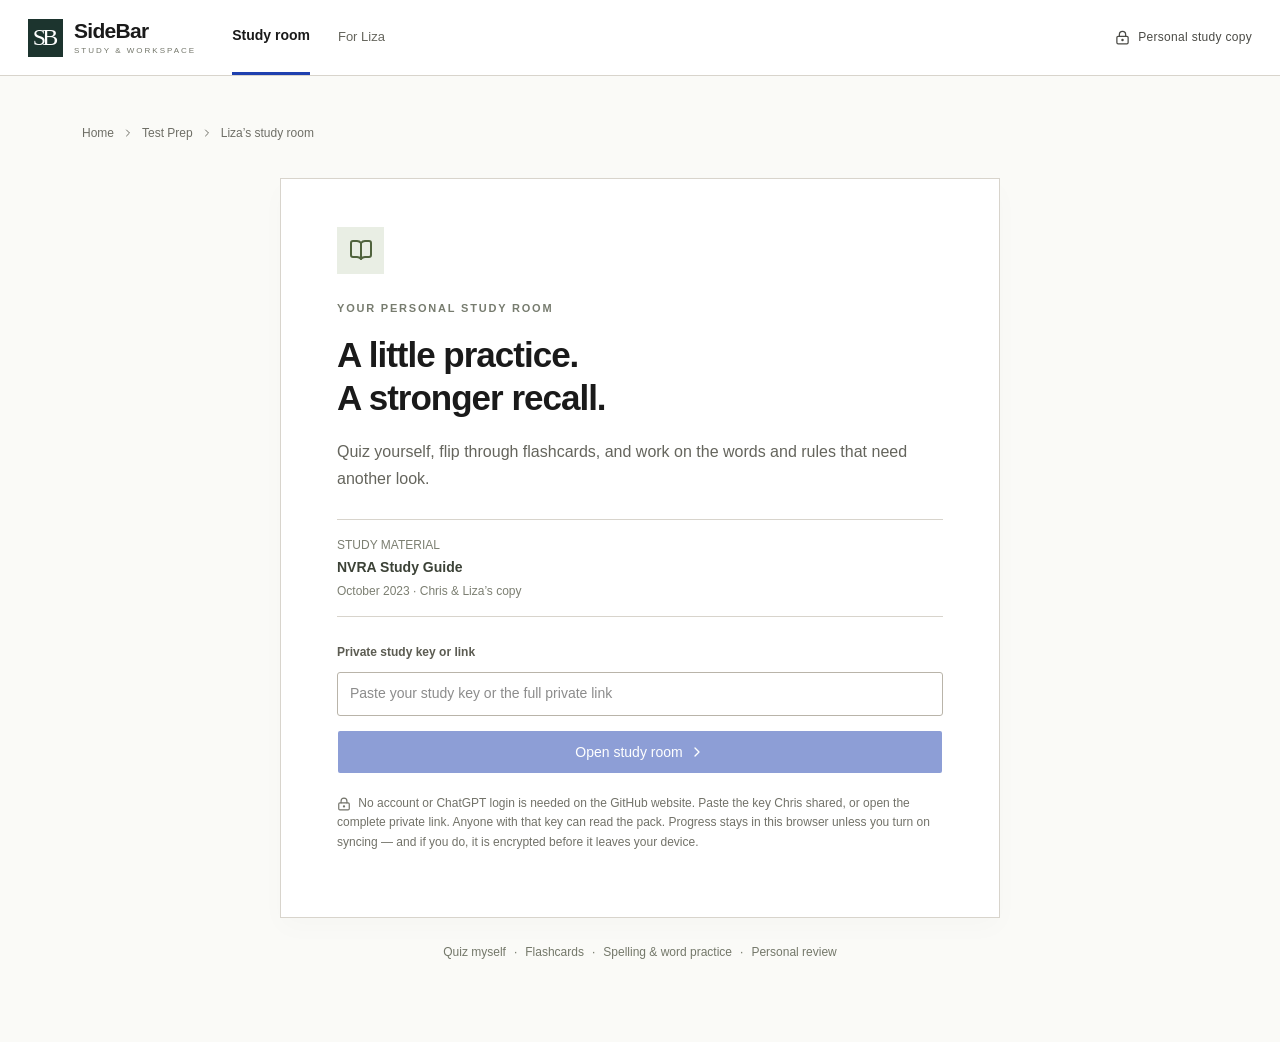
<file: index.html>
<!doctype html>
<html lang="en"><head><meta charset="UTF-8"><meta name="viewport" content="width=device-width, initial-scale=1.0"><meta name="theme-color" content="#1E40AF"><meta name="robots" content="noindex,nofollow"><meta name="referrer" content="no-referrer"><meta name="description" content="SideBar for Liza: study, source review, practice and an encrypted shared workspace."><title>SideBar · Liza’s Study Workspace</title><link rel="icon" href="data:,">  <script type="module" crossorigin src="./assets/index-DtykBA5d.js"></script>
  <link rel="stylesheet" crossorigin href="./assets/index-BXB9-0BC.css">
</head><body><div id="root"></div></body></html>
</file>
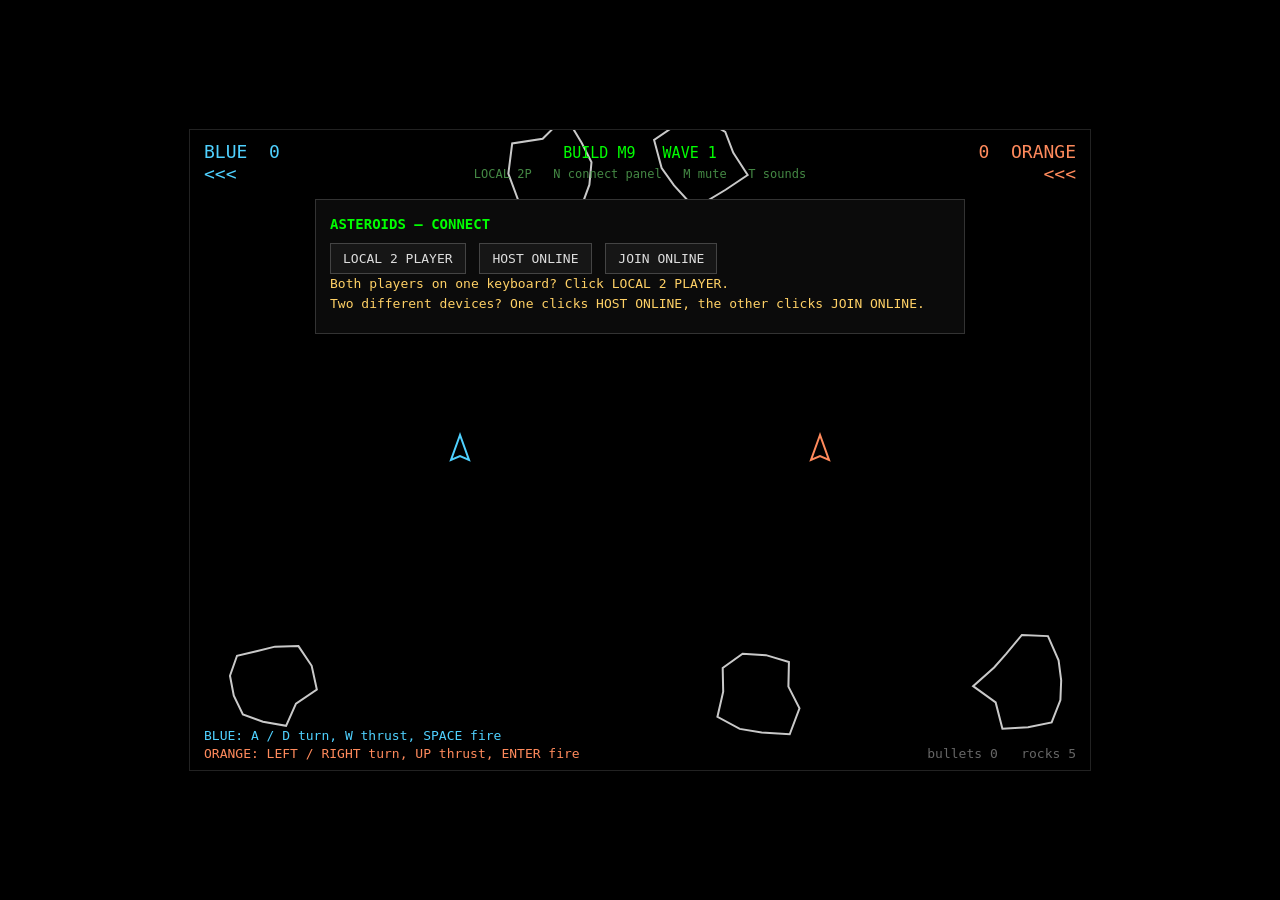
<file: games/asteroids/index.html>
<!DOCTYPE html>
<html lang="en">
<head>
<meta charset="utf-8">
<meta name="viewport" content="width=device-width,initial-scale=1">
<meta name="referrer" content="no-referrer">
<title>Asteroids — 2 Player Build Night</title>
<style>
  html,body{margin:0;height:100%;background:#000;display:flex;
    align-items:center;justify-content:center;font-family:monospace;color:#ddd;}
  #wrap{position:relative;}
  canvas{border:1px solid #222;display:block;}
  #net{position:absolute;top:70px;left:50%;transform:translateX(-50%);
    width:620px;background:#0b0b0b;border:1px solid #333;padding:14px;
    font-size:13px;line-height:1.5;}
  #net h3{margin:0 0 8px;font-size:14px;color:#0f0;}
  #net button{background:#161616;color:#ddd;border:1px solid #444;
    padding:7px 12px;font-family:monospace;font-size:13px;cursor:pointer;margin-right:6px;}
  #net button:hover{background:#242424;}
  #netbox{width:100%;height:90px;background:#000;color:#8f8;border:1px solid #333;
    font-family:monospace;font-size:11px;margin:8px 0;padding:6px;box-sizing:border-box;}
  #netstep{color:#ffd166;white-space:pre-line;margin-bottom:6px;}
  .hidden{display:none;}
</style>
</head>
<body>
<div id="wrap">
<canvas id="game" width="900" height="640"></canvas>

<div id="net">
  <h3>ASTEROIDS — CONNECT</h3>
  <div id="netbtns">
    <button id="bLocal">LOCAL 2 PLAYER</button>
    <button id="bHost">HOST ONLINE</button>
    <button id="bJoin">JOIN ONLINE</button>
  </div>
  <div id="netstep">Both players on one keyboard? Click LOCAL 2 PLAYER.
Two different devices? One clicks HOST ONLINE, the other clicks JOIN ONLINE.</div>
  <textarea id="netbox" class="hidden" spellcheck="false"></textarea>
  <div id="netactions" class="hidden">
    <button id="bCopy">COPY MY CODE</button>
    <button id="bGo">USE PASTED CODE</button>
    <button id="bHide">HIDE PANEL (N)</button>
  </div>
</div>
</div>

<script>
const canvas = document.getElementById('game');
const ctx = canvas.getContext('2d');
const W = canvas.width, H = canvas.height;

let lastKey = '(none)';
let muted = false;

// ---- tuning knobs ----
const TURN_SPEED     = 3.2;
const THRUST         = 260;
const FRICTION       = 0.6;
const MAX_SPEED      = 420;
const BULLET_SPEED   = 520;
const BULLET_LIFE    = 1.2;
const FIRE_COOLDOWN  = 0.22;
const ASTEROID_COUNT = 5;
const ASTEROID_SPEED = 55;
const START_LIVES    = 3;
const INVULN_TIME    = 2.5;
const WAVE_PAUSE     = 1.6;
const POINTS = { 3: 20, 2: 50, 1: 100 };
const SFX_VOLUME    = 0.7;
const THRUST_VOLUME = 0.55;
const FIRE_VOLUME   = 0.18;
const BREAK_VOLUME  = 0.95;
const DEATH_VOLUME  = 0.9;
const NET_RATE      = 20;    // times per second the host sends the world

// ---- state ----
const ships = [
  { name:'BLUE',   startX: W*0.3, startY: H/2, color:'#4fd1ff', pitch: 1.0,
    controls: { left:'KeyA', right:'KeyD', thrust:'KeyW', fire:'Space' } },
  { name:'ORANGE', startX: W*0.7, startY: H/2, color:'#ff8a5c', pitch: 0.72,
    controls: { left:'ArrowLeft', right:'ArrowRight', thrust:'ArrowUp', fire:'Enter' } }
];

let bullets = [];
let asteroids = [];
let wave = 1;
let clearTimer = 0;
let gameOver = false;

// ---- network ----
// mode 'local'  : both players share this keyboard, this machine runs everything
// mode 'host'   : this machine runs the whole game and mails the world to the guest
// mode 'guest'  : this machine sends only its key presses and draws what it is sent
const net = {
  mode: 'local',
  pc: null, dc: null,
  status: 'offline',
  guestInput: { left:false, right:false, thrust:false, fire:false },
  events: [],          // sounds the guest needs to play
  sendTimer: 0,
  ping: 0, lastStamp: 0
};

const RTC_CONFIG = { iceServers: [
  { urls: 'stun:stun.l.google.com:19302' },
  { urls: 'stun:global.stun.twilio.com:3478' }
]};

const elNet   = document.getElementById('net');
const elStep  = document.getElementById('netstep');
const elBox   = document.getElementById('netbox');
const elActs  = document.getElementById('netactions');

function setStep(txt) { elStep.textContent = txt; }
function showBox(txt)  { elBox.classList.remove('hidden'); elActs.classList.remove('hidden'); elBox.value = txt; }
function hidePanel()   { elNet.classList.add('hidden'); }
function showPanel()   { elNet.classList.remove('hidden'); }

// Wait until the browser has finished working out how to reach this machine.
// Everything it learns gets folded into the code you copy.
function waitIce(pc) {
  return new Promise(resolve => {
    if (pc.iceGatheringState === 'complete') return resolve();
    const check = () => { if (pc.iceGatheringState === 'complete') resolve(); };
    pc.addEventListener('icegatheringstatechange', check);
    setTimeout(resolve, 4000);
  });
}

function wireChannel() {
  net.dc.onopen = () => {
    net.status = 'connected';
    setStep('CONNECTED. Panel hiding — press N to bring it back.');
    setTimeout(hidePanel, 900);
    if (net.mode === 'host') startGame();
  };
  net.dc.onclose = () => { net.status = 'disconnected'; showPanel(); setStep('Connection closed.'); };
  net.dc.onmessage = e => {
    if (typeof e.data !== 'string' || e.data.length > 100000) return;
    let m; try { m = JSON.parse(e.data); } catch (err) { return; }
    if (!m || typeof m !== 'object') return;
    if (m.t === 'in' && net.mode === 'host') {
      if (!m.k || !['left','right','thrust','fire'].every(k => typeof m.k[k] === 'boolean')) return;
      net.guestInput = {left:m.k.left,right:m.k.right,thrust:m.k.thrust,fire:m.k.fire};
      if (Number.isFinite(m.stamp)) net.ping = Math.max(0, Math.round(performance.now() - m.stamp));
      if (m.r) startGame();
    } else if (m.t === 'st' && net.mode === 'guest') {
      if (!validState(m)) return;
      applyState(m);
    }
  };
}
function disconnectPeer() {
  if (net.dc) { net.dc.onclose = null; net.dc.close(); }
  if (net.pc) net.pc.close();
  net.dc = null; net.pc = null;
}
window.addEventListener('pagehide', disconnectPeer);
function validState(m) {
  const finite = x => typeof x === 'number' && Number.isFinite(x) && Math.abs(x) < 1e8;
  if (!finite(m.w) || typeof m.go !== 'boolean' || !finite(m.stamp)) return false;
  if (!Array.isArray(m.sh) || m.sh.length !== 2 || !m.sh.every(s => s && ['x','y','a','l','sc','iv'].every(k => finite(s[k])))) return false;
  if (!Array.isArray(m.b) || m.b.length > 2000 || !m.b.every(b => b && finite(b.x) && finite(b.y) && (b.o === 0 || b.o === 1))) return false;
  if (!Array.isArray(m.a) || m.a.length > 1000 || !m.a.every(a => a && ['x','y','r','an'].every(k => finite(a[k])) && Array.isArray(a.o) && a.o.length <= 100 && a.o.every(finite))) return false;
  return Array.isArray(m.ev) && m.ev.length <= 100 && m.ev.every(e => typeof e === 'string' && /^(d|b[0-9]|f[01])$/.test(e));
}

async function hostOnline() {
  disconnectPeer();
  net.mode = 'host';
  net.status = 'creating code';
  setStep('Making your invite code...');
  net.pc = new RTCPeerConnection(RTC_CONFIG);
  net.dc = net.pc.createDataChannel('game');
  wireChannel();
  await net.pc.setLocalDescription(await net.pc.createOffer());
  await waitIce(net.pc);
  showBox(btoa(JSON.stringify(net.pc.localDescription)));
  setStep('YOU ARE THE HOST (blue ship).\n'
        + '1. Click COPY MY CODE and send that text to the other player.\n'
        + '2. They send a code back. Paste it in this box.\n'
        + '3. Click USE PASTED CODE.');
  net.status = 'waiting for guest';
}

async function joinOnline() {
  disconnectPeer();
  net.mode = 'guest';
  net.pc = new RTCPeerConnection(RTC_CONFIG);
  net.pc.ondatachannel = e => { net.dc = e.channel; wireChannel(); };
  showBox('');
  setStep('YOU ARE THE GUEST (orange ship).\n'
        + '1. Paste the host code into this box.\n'
        + '2. Click USE PASTED CODE.\n'
        + '3. Your own code appears — COPY it and send it back to the host.');
  net.status = 'waiting for host code';
}

async function usePasted() {
  const raw = elBox.value.trim();
  if (raw.length > 100000) { setStep('Invite code is too large.'); return; }
  if (!raw) { setStep('Nothing pasted in the box yet.'); return; }
  let desc;
  try { desc = JSON.parse(atob(raw)); }
  catch (err) { setStep('That code is not readable. Copy the whole thing and try again.'); return; }
  if (!desc || !['offer','answer'].includes(desc.type) || typeof desc.sdp !== 'string' || !net.pc) { setStep('Choose Host or Join and paste a valid invite code.'); return; }

  if (net.mode === 'guest') {
    await net.pc.setRemoteDescription(desc);
    await net.pc.setLocalDescription(await net.pc.createAnswer());
    await waitIce(net.pc);
    showBox(btoa(JSON.stringify(net.pc.localDescription)));
    setStep('Now click COPY MY CODE and send it back to the host.\nThe game starts as soon as they paste it in.');
    net.status = 'code ready to send back';
  } else if (net.mode === 'host') {
    await net.pc.setRemoteDescription(desc);
    setStep('Connecting...');
    net.status = 'connecting';
  }
}

document.getElementById('bLocal').onclick = () => {
  disconnectPeer();
  net.mode = 'local'; net.status = 'offline';
  hidePanel(); startGame();
};
document.getElementById('bHost').onclick = hostOnline;
document.getElementById('bJoin').onclick = joinOnline;
document.getElementById('bGo').onclick  = usePasted;
document.getElementById('bHide').onclick = hidePanel;
document.getElementById('bCopy').onclick = () => {
  elBox.select();
  navigator.clipboard.writeText(elBox.value).catch(() => document.execCommand('copy'));
  setStep('Copied. Send that text to the other player any way you like — text, chat, email.');
};

// ---- guest: paint yourself with whatever the host says ----
function applyState(m) {
  wave = m.w; gameOver = m.go;
  for (let i = 0; i < 2; i++) {
    const s = ships[i], d = m.sh[i];
    s.x = d.x; s.y = d.y; s.angle = d.a;
    s.thrusting = !!d.th; s.lives = d.l; s.score = d.sc; s.invuln = d.iv;
    s.radius = 12;
  }
  bullets = m.b.map(b => ({ x:b.x, y:b.y, radius:3, color: ships[b.o].color }));
  asteroids = m.a.map(a => ({ x:a.x, y:a.y, radius:a.r, angle:a.an, offsets:a.o }));
  for (const ev of m.ev) {
    if (ev === 'd') playDeath();
    else if (ev[0] === 'b') playBreak(Number(ev[1]));
    else if (ev[0] === 'f') playFire(ships[Number(ev[1])]);
  }
  net.lastStamp = m.stamp;
}

const r1 = v => Math.round(v * 10) / 10;
const r2 = v => Math.round(v * 100) / 100;

function sendState() {
  if (!net.dc || net.dc.readyState !== 'open') return;
  net.dc.send(JSON.stringify({
    t:'st', w:wave, go:gameOver, stamp: performance.now(),
    sh: ships.map(s => ({ x:r1(s.x), y:r1(s.y), a:r2(s.angle),
      th: s.thrusting ? 1 : 0, l:s.lives, sc:s.score, iv:r1(s.invuln) })),
    b: bullets.map(b => ({ x:r1(b.x), y:r1(b.y), o: b.owner === 'BLUE' ? 0 : 1 })),
    a: asteroids.map(a => ({ x:r1(a.x), y:r1(a.y), r:a.radius, an:r2(a.angle),
      o: a.offsets.map(v => r2(v)) })),
    ev: net.events.splice(0)
  }));
}

function sendInput() {
  if (!net.dc || net.dc.readyState !== 'open') return;
  net.dc.send(JSON.stringify({
    t:'in', k: readLocalInput(), stamp: net.lastStamp,
    r: keys['KeyR'] ? 1 : 0
  }));
}

// ---- sound ----
let AC = null, master = null, noiseBuffer = null, audioReady = false;
let sfxLabel = '', sfxLabelUntil = 0;
function label(txt, ms) { sfxLabel = txt; sfxLabelUntil = performance.now() + ms; }

function initAudio() {
  if (audioReady) return;
  const Ctx = window.AudioContext || window.webkitAudioContext;
  if (!Ctx) return;
  AC = new Ctx();
  const comp = AC.createDynamicsCompressor();
  comp.threshold.value = -12; comp.knee.value = 20; comp.ratio.value = 8;
  comp.attack.value = 0.003; comp.release.value = 0.2;
  master = AC.createGain();
  master.gain.value = muted ? 0 : SFX_VOLUME;
  master.connect(comp); comp.connect(AC.destination);
  const len = Math.floor(AC.sampleRate * 3);
  noiseBuffer = AC.createBuffer(1, len, AC.sampleRate);
  const data = noiseBuffer.getChannelData(0);
  for (let i = 0; i < len; i++) data[i] = Math.random() * 2 - 1;
  for (const s of ships) startThrustSound(s);
  audioReady = true;
}

function startThrustSound(s) {
  const g = AC.createGain(); g.gain.value = 0; g.connect(master);
  const noise = AC.createBufferSource();
  noise.buffer = noiseBuffer; noise.loop = true;
  const nf = AC.createBiquadFilter();
  nf.type = 'lowpass'; nf.frequency.value = 1100 * s.pitch; nf.Q.value = 1.2;
  const ng = AC.createGain(); ng.gain.value = 0.8;
  noise.connect(nf); nf.connect(ng); ng.connect(g); noise.start();
  const osc = AC.createOscillator();
  osc.type = 'sawtooth'; osc.frequency.value = 52 * s.pitch;
  const of = AC.createBiquadFilter();
  of.type = 'lowpass'; of.frequency.value = 240 * s.pitch;
  const og = AC.createGain(); og.gain.value = 0.75;
  osc.connect(of); of.connect(og); og.connect(g); osc.start();
  s.thrustGain = g; s.testUntil = 0;
}

function updateSound() {
  if (!audioReady) return;
  const now = performance.now();
  for (const s of ships) {
    if (!s.thrustGain) continue;
    const on = (s.testUntil && now < s.testUntil) ||
               (!gameOver && s.lives > 0 && s.thrusting);
    s.thrustGain.gain.setTargetAtTime(on ? THRUST_VOLUME : 0, AC.currentTime, 0.04);
  }
}

function playFire(s) {
  if (!audioReady) return;
  const t = AC.currentTime;
  const osc = AC.createOscillator();
  osc.type = 'square';
  osc.frequency.setValueAtTime(900 * s.pitch, t);
  osc.frequency.exponentialRampToValueAtTime(170 * s.pitch, t + 0.11);
  const g = AC.createGain();
  g.gain.setValueAtTime(FIRE_VOLUME, t);
  g.gain.exponentialRampToValueAtTime(0.001, t + 0.13);
  osc.connect(g); g.connect(master);
  osc.start(t); osc.stop(t + 0.14);
}

function playBreak(size) {
  if (!audioReady) return;
  const t = AC.currentTime;
  const dur = size === 3 ? 0.55 : size === 2 ? 0.38 : 0.24;
  const hi  = size === 3 ? 900  : size === 2 ? 1700 : 2900;
  const lo  = size === 3 ? 140  : size === 2 ? 280  : 600;
  const thumpFrom = size === 3 ? 190 : size === 2 ? 260 : 340;
  const g = AC.createGain();
  g.gain.setValueAtTime(BREAK_VOLUME, t);
  g.gain.exponentialRampToValueAtTime(0.001, t + dur);
  g.connect(master);
  const noise = AC.createBufferSource();
  noise.buffer = noiseBuffer;
  const f = AC.createBiquadFilter();
  f.type = 'lowpass';
  f.frequency.setValueAtTime(hi, t);
  f.frequency.exponentialRampToValueAtTime(lo, t + dur);
  f.Q.value = 2;
  noise.connect(f); f.connect(g);
  noise.start(t, Math.random() * 1.5); noise.stop(t + dur);
  const osc = AC.createOscillator();
  osc.type = 'triangle';
  osc.frequency.setValueAtTime(thumpFrom, t);
  osc.frequency.exponentialRampToValueAtTime(38, t + dur * 0.9);
  const og = AC.createGain();
  og.gain.setValueAtTime(0.9, t);
  og.gain.exponentialRampToValueAtTime(0.001, t + dur);
  osc.connect(og); og.connect(g);
  osc.start(t); osc.stop(t + dur);
}

function playDeath() {
  if (!audioReady) return;
  const t = AC.currentTime, dur = 1.1;
  const g = AC.createGain();
  g.gain.setValueAtTime(DEATH_VOLUME, t);
  g.gain.exponentialRampToValueAtTime(0.001, t + dur);
  g.connect(master);
  const noise = AC.createBufferSource();
  noise.buffer = noiseBuffer;
  const f = AC.createBiquadFilter();
  f.type = 'lowpass';
  f.frequency.setValueAtTime(2600, t);
  f.frequency.exponentialRampToValueAtTime(90, t + dur);
  noise.connect(f); f.connect(g);
  noise.start(t, Math.random() * 1.5); noise.stop(t + dur);
  const osc = AC.createOscillator();
  osc.type = 'sawtooth';
  osc.frequency.setValueAtTime(420, t);
  osc.frequency.exponentialRampToValueAtTime(34, t + dur * 0.85);
  const of = AC.createBiquadFilter();
  of.type = 'lowpass';
  of.frequency.setValueAtTime(1800, t);
  of.frequency.exponentialRampToValueAtTime(200, t + dur);
  const og = AC.createGain();
  og.gain.setValueAtTime(0.55, t);
  og.gain.exponentialRampToValueAtTime(0.001, t + dur);
  osc.connect(of); of.connect(og); og.connect(g);
  osc.start(t); osc.stop(t + dur);
}

function playSoundTest() {
  if (!audioReady) return;
  ships[0].testUntil = performance.now() + 1500;
  label('TEST: thrust', 1500);
  setTimeout(() => { playFire(ships[0]); label('TEST: gun', 400); }, 1600);
  setTimeout(() => { playBreak(3);       label('TEST: big rock', 500); }, 2100);
  setTimeout(() => { playBreak(1);       label('TEST: small rock', 400); }, 2700);
  setTimeout(() => { playDeath();        label('TEST: ship destroyed', 1200); }, 3200);
}

// ---- input ----
const keys = {};
addEventListener('keydown', e => {
  if (document.activeElement === elBox) return;   // typing in the code box
  initAudio();
  if (AC && AC.state === 'suspended') AC.resume();
  if (e.code === 'KeyM') {
    muted = !muted;
    if (master) master.gain.value = muted ? 0 : SFX_VOLUME;
  }
  if (e.code === 'KeyT') playSoundTest();
  if (e.code === 'KeyN') elNet.classList.toggle('hidden');
  keys[e.code] = true;
  lastKey = e.code;
  if(['Space','Enter','ArrowUp','ArrowDown','ArrowLeft','ArrowRight'].includes(e.code)) e.preventDefault();
});
addEventListener('keyup', e => { keys[e.code] = false; });
canvas.addEventListener('click', () => {
  initAudio();
  if (AC && AC.state === 'suspended') AC.resume();
});

// Local 2-player: each ship reads its own half of the keyboard.
function readShipKeys(s) {
  return { left: !!keys[s.controls.left], right: !!keys[s.controls.right],
           thrust: !!keys[s.controls.thrust], fire: !!keys[s.controls.fire] };
}
// Online: you have a whole keyboard to yourself, so either set works.
function readLocalInput() {
  return {
    left:   !!(keys['KeyA'] || keys['ArrowLeft']),
    right:  !!(keys['KeyD'] || keys['ArrowRight']),
    thrust: !!(keys['KeyW'] || keys['ArrowUp']),
    fire:   !!(keys['Space'] || keys['Enter'])
  };
}
function inputFor(s, i) {
  if (net.mode === 'local') return readShipKeys(s);
  if (net.mode === 'host')  return i === 0 ? readLocalInput() : net.guestInput;
  return { left:false, right:false, thrust:false, fire:false };
}

// ---- helpers ----
function resetShip(s, full) {
  s.x = s.startX; s.y = s.startY;
  s.angle = -Math.PI/2;
  s.vx = 0; s.vy = 0;
  s.radius = 12;
  s.thrusting = false;
  s.cooldown = 0;
  s.invuln = INVULN_TIME;
  if (full) { s.lives = START_LIVES; s.score = 0; }
}

function wrap(obj) {
  if (obj.x < 0) obj.x += W;
  if (obj.x > W) obj.x -= W;
  if (obj.y < 0) obj.y += H;
  if (obj.y > H) obj.y -= H;
}

function fire(s) {
  bullets.push({
    x: s.x + Math.cos(s.angle) * 15,
    y: s.y + Math.sin(s.angle) * 15,
    vx: s.vx + Math.cos(s.angle) * BULLET_SPEED,
    vy: s.vy + Math.sin(s.angle) * BULLET_SPEED,
    life: BULLET_LIFE, radius: 3, color: s.color, owner: s.name
  });
  playFire(s);
  net.events.push('f' + (s.name === 'BLUE' ? 0 : 1));
}

function makeAsteroid(x, y, size) {
  const speed = ASTEROID_SPEED * (1 + (3 - size) * 0.4) * (1 + (wave - 1) * 0.12);
  const dir = Math.random() * Math.PI * 2;
  const points = 9 + Math.floor(Math.random() * 4);
  const offsets = [];
  for (let i = 0; i < points; i++) offsets.push(0.72 + Math.random() * 0.55);
  return { x, y, vx: Math.cos(dir) * speed, vy: Math.sin(dir) * speed,
    size, radius: size * 14, angle: 0,
    spin: (Math.random() - 0.5) * 1.3, offsets };
}

function spawnWave(count) {
  for (let i = 0; i < count; i++) {
    let x, y, tries = 0;
    do {
      x = Math.random() * W; y = Math.random() * H; tries++;
    } while (tries < 100 && ships.some(s => Math.hypot(s.x - x, s.y - y) < 150));
    asteroids.push(makeAsteroid(x, y, 3));
  }
}

function startGame() {
  bullets = []; asteroids = [];
  wave = 1; clearTimer = 0; gameOver = false;
  for (const s of ships) resetShip(s, true);
  spawnWave(ASTEROID_COUNT);
}

startGame();

function inPlay(s) { return s.lives > 0; }
function killShip(s) { s.lives -= 1; resetShip(s, false); }

// ---- update (host and local only; the guest never runs this) ----
function update(dt) {
  if (gameOver) {
    if (keys['KeyR'] && net.mode !== 'guest') startGame();
    return;
  }

  ships.forEach((s, i) => {
    if (!inPlay(s)) { s.thrusting = false; return; }
    const inp = inputFor(s, i);

    if (s.invuln > 0) s.invuln -= dt;
    if (inp.left)  s.angle -= TURN_SPEED * dt;
    if (inp.right) s.angle += TURN_SPEED * dt;

    s.thrusting = inp.thrust;
    if (s.thrusting) {
      s.vx += Math.cos(s.angle) * THRUST * dt;
      s.vy += Math.sin(s.angle) * THRUST * dt;
    }

    const decay = Math.pow(FRICTION, dt);
    s.vx *= decay; s.vy *= decay;

    const speed = Math.hypot(s.vx, s.vy);
    if (speed > MAX_SPEED) {
      s.vx = (s.vx / speed) * MAX_SPEED;
      s.vy = (s.vy / speed) * MAX_SPEED;
    }

    s.x += s.vx * dt; s.y += s.vy * dt;
    wrap(s);

    s.cooldown -= dt;
    if (inp.fire && s.cooldown <= 0) { fire(s); s.cooldown = FIRE_COOLDOWN; }
  });

  for (const b of bullets) {
    b.x += b.vx * dt; b.y += b.vy * dt; b.life -= dt; wrap(b);
  }
  for (let i = bullets.length - 1; i >= 0; i--) {
    if (bullets[i].life <= 0) bullets.splice(i, 1);
  }

  for (const a of asteroids) {
    a.x += a.vx * dt; a.y += a.vy * dt; a.angle += a.spin * dt; wrap(a);
  }

  // bullet hits rock. Both loops run BACKWARDS so removing an item
  // never makes the loop skip the next one.
  for (let i = asteroids.length - 1; i >= 0; i--) {
    const a = asteroids[i];
    for (let j = bullets.length - 1; j >= 0; j--) {
      const b = bullets[j];
      if (Math.hypot(a.x - b.x, a.y - b.y) < a.radius) {
        const shooter = ships.find(s => s.name === b.owner);
        if (shooter) shooter.score += POINTS[a.size];
        playBreak(a.size);
        net.events.push('b' + a.size);
        bullets.splice(j, 1);
        asteroids.splice(i, 1);
        if (a.size > 1) {
          asteroids.push(makeAsteroid(a.x, a.y, a.size - 1));
          asteroids.push(makeAsteroid(a.x, a.y, a.size - 1));
        }
        break;
      }
    }
  }

  for (const s of ships) {
    if (!inPlay(s) || s.invuln > 0) continue;
    for (const a of asteroids) {
      if (Math.hypot(a.x - s.x, a.y - s.y) < a.radius + s.radius) {
        playDeath();
        net.events.push('d');
        killShip(s);
        break;
      }
    }
  }

  if (!ships.some(inPlay)) { gameOver = true; return; }

  if (asteroids.length === 0) {
    clearTimer += dt;
    if (clearTimer >= WAVE_PAUSE) {
      wave += 1; clearTimer = 0;
      spawnWave(ASTEROID_COUNT + wave - 1);
    }
  } else clearTimer = 0;
}

// ---- draw ----
function drawShip(s) {
  if (s.invuln > 0 && Math.floor(s.invuln * 10) % 2 === 0) return;
  ctx.save();
  ctx.translate(s.x, s.y);
  ctx.rotate(s.angle);
  if (s.thrusting) {
    ctx.strokeStyle = '#ffd166'; ctx.lineWidth = 2;
    ctx.beginPath();
    ctx.moveTo(-8, -5);
    ctx.lineTo(-16 - Math.random() * 6, 0);
    ctx.lineTo(-8, 5);
    ctx.stroke();
  }
  ctx.strokeStyle = s.color; ctx.lineWidth = 2;
  ctx.beginPath();
  ctx.moveTo(15, 0); ctx.lineTo(-10, -9);
  ctx.lineTo(-6, 0); ctx.lineTo(-10, 9);
  ctx.closePath(); ctx.stroke();
  ctx.restore();
}

function drawAsteroid(a) {
  ctx.save();
  ctx.translate(a.x, a.y); ctx.rotate(a.angle);
  ctx.strokeStyle = '#c9c9c9'; ctx.lineWidth = 2;
  ctx.beginPath();
  for (let i = 0; i < a.offsets.length; i++) {
    const ang = (i / a.offsets.length) * Math.PI * 2;
    const r = a.radius * a.offsets[i];
    const px = Math.cos(ang) * r, py = Math.sin(ang) * r;
    if (i === 0) ctx.moveTo(px, py); else ctx.lineTo(px, py);
  }
  ctx.closePath(); ctx.stroke();
  ctx.restore();
}

function drawBullets() {
  for (const b of bullets) {
    ctx.fillStyle = b.color;
    ctx.beginPath();
    ctx.arc(b.x, b.y, b.radius, 0, Math.PI * 2);
    ctx.fill();
  }
}

function drawHUD() {
  ctx.font = '18px monospace';
  ctx.fillStyle = ships[0].color; ctx.textAlign = 'left';
  ctx.fillText('BLUE  ' + ships[0].score, 14, 28);
  ctx.fillText(ships[0].lives > 0 ? '<'.repeat(ships[0].lives) : 'OUT', 14, 50);
  ctx.fillStyle = ships[1].color; ctx.textAlign = 'right';
  ctx.fillText(ships[1].score + '  ORANGE', W - 14, 28);
  ctx.fillText(ships[1].lives > 0 ? '<'.repeat(ships[1].lives) : 'OUT', W - 14, 50);

  ctx.fillStyle = '#0f0'; ctx.textAlign = 'center'; ctx.font = '15px monospace';
  ctx.fillText('BUILD M9   WAVE ' + wave, W / 2, 28);

  ctx.font = '12px monospace';
  if (performance.now() < sfxLabelUntil) {
    ctx.fillStyle = '#ff0'; ctx.fillText(sfxLabel, W / 2, 48);
  } else if (net.mode === 'local') {
    ctx.fillStyle = '#484'; ctx.fillText('LOCAL 2P   N connect panel   M mute   T sounds', W / 2, 48);
  } else {
    const you = net.mode === 'host' ? 'HOST = BLUE' : 'GUEST = ORANGE';
    ctx.fillStyle = net.status === 'connected' ? '#484' : '#ff0';
    ctx.fillText(you + '   ' + net.status +
      (net.status === 'connected' ? '   ping ' + net.ping + 'ms' : '') +
      '   N panel', W / 2, 48);
  }

  ctx.textAlign = 'left'; ctx.font = '13px monospace';
  if (net.mode === 'local') {
    ctx.fillStyle = '#4fd1ff';
    ctx.fillText('BLUE: A / D turn, W thrust, SPACE fire', 14, H - 30);
    ctx.fillStyle = '#ff8a5c';
    ctx.fillText('ORANGE: LEFT / RIGHT turn, UP thrust, ENTER fire', 14, H - 12);
  } else {
    ctx.fillStyle = net.mode === 'host' ? ships[0].color : ships[1].color;
    ctx.fillText('YOU: A/D or arrows turn, W or UP thrust, SPACE or ENTER fire', 14, H - 12);
  }
  ctx.fillStyle = '#666'; ctx.textAlign = 'right';
  ctx.fillText('bullets ' + bullets.length + '   rocks ' + asteroids.length, W - 14, H - 12);
  ctx.textAlign = 'left';
}

function drawBanner() {
  ctx.textAlign = 'center';
  if (gameOver) {
    const b = ships[0].score, o = ships[1].score;
    const winner = b > o ? 'BLUE WINS' : o > b ? 'ORANGE WINS' : 'DEAD HEAT';
    ctx.fillStyle = '#f55'; ctx.font = '34px monospace';
    ctx.fillText('GAME OVER', W / 2, H / 2 - 40);
    ctx.fillStyle = '#fff'; ctx.font = '26px monospace';
    ctx.fillText(winner + '   ' + b + ' to ' + o, W / 2, H / 2);
    ctx.fillStyle = '#0f0'; ctx.font = '20px monospace';
    ctx.fillText('press R to play again', W / 2, H / 2 + 44);
  } else if (asteroids.length === 0) {
    ctx.fillStyle = '#0f0'; ctx.font = '28px monospace';
    ctx.fillText('FIELD CLEAR', W / 2, H / 2);
    ctx.font = '18px monospace';
    ctx.fillText('wave ' + (wave + 1) + ' incoming', W / 2, H / 2 + 32);
  }
  ctx.textAlign = 'left'; ctx.font = '13px monospace';
}

function draw() {
  ctx.fillStyle = '#000';
  ctx.fillRect(0, 0, W, H);
  for (const a of asteroids) drawAsteroid(a);
  drawBullets();
  for (const s of ships) if (inPlay(s)) drawShip(s);
  drawHUD();
  drawBanner();
}

// ---- loop ----
let last = performance.now();
function frame(now) {
  const dt = Math.min((now - last) / 1000, 0.05);
  last = now;

  if (net.mode === 'guest') {
    sendInput();                 // the guest only ever sends keys
  } else {
    update(dt);                  // local and host run the real game
    if (net.mode === 'host') {
      net.sendTimer += dt;
      if (net.sendTimer >= 1 / NET_RATE) { net.sendTimer = 0; sendState(); }
    }
  }

  updateSound();
  draw();
  requestAnimationFrame(frame);
}
requestAnimationFrame(frame);
</script>
</body>
</html>
</file>
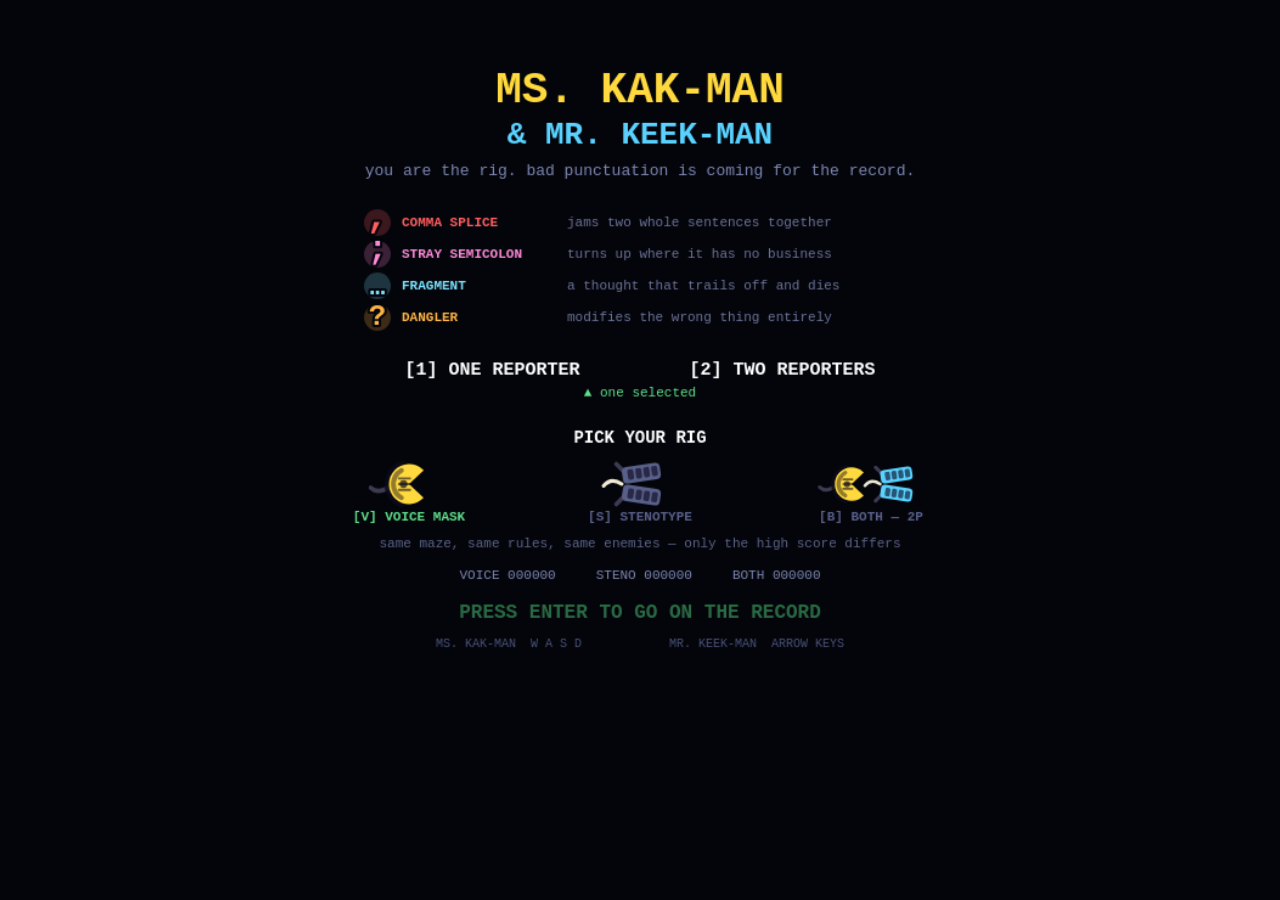
<file: games/kak-man/index.html>
<!DOCTYPE html>
<html lang="en">
<head>
<meta charset="utf-8">
<meta name="viewport" content="width=device-width, initial-scale=1">
<title>Ms. Kak-Man &amp; Mr. Keek-Man</title>
<style>
  html,body{margin:0;height:100%;background:#04050b;overflow:hidden;
    display:flex;align-items:center;justify-content:center;
    font-family:'Courier New',monospace;}
  canvas{display:block;}
</style>
</head>
<body>
<canvas id="game"></canvas>
<script>
"use strict";

/* ============================================================
   MS. KAK-MAN & MR. KEEK-MAN

   You are the rig: a voice mask, or a stenotype machine.
   The things chasing you are bad punctuation. Literally.
   Kak = Answer.  Keek = Question.
   ============================================================ */

const canvas = document.getElementById('game');
const ctx    = canvas.getContext('2d');

const COLS = 28, ROWS = 31, TS = 20;
const MAZE_W  = COLS * TS;
const PANEL_W = 404;
const HUD_TOP = 74, HUD_BOT = 46;
canvas.width  = MAZE_W + PANEL_W;
canvas.height = ROWS * TS + HUD_TOP + HUD_BOT;
const W = canvas.width, H = canvas.height;

function fitToWindow() {
  const s = Math.min(window.innerWidth / W, window.innerHeight / H);
  canvas.style.width  = Math.floor(W * s) + 'px';
  canvas.style.height = Math.floor(H * s) + 'px';
}
window.addEventListener('resize', fitToWindow);
fitToWindow();

/* ---------- tuning knobs ---------- */
const PLAYER_BASE_SPEED = 6.2;
const ENEMY_BASE_SPEED  = 5.5;
const FRIGHT_SPEED      = 3.5;
const STRUCK_SPEED      = 13.0;
const FRIGHT_TIME       = 7.0;
const INVULN_TIME       = 2.2;
const START_LIVES       = 3;
const BOSS_EVERY        = 4;
const SFX_VOLUME        = 0.55;

/* ---------- the maze ---------- */
const MAZE = [
  "############################",
  "#............##............#",
  "#.####.#####.##.#####.####.#",
  "#o####.#####.##.#####.####o#",
  "#.####.#####.##.#####.####.#",
  "#..........................#",
  "#.####.##.########.##.####.#",
  "#.####.##.########.##.####.#",
  "#......##....##....##......#",
  "######.##### ## #####.######",
  "     #.##### ## #####.#     ",
  "     #.##          ##.#     ",
  "     #.## ###--### ##.#     ",
  "######.## #      # ##.######",
  "      .   #      #   .      ",
  "######.## #      # ##.######",
  "     #.## ######## ##.#     ",
  "     #.##          ##.#     ",
  "     #.## ######## ##.#     ",
  "######.## ######## ##.######",
  "#............##............#",
  "#.####.#####.##.#####.####.#",
  "#.####.#####.##.#####.####.#",
  "#o..##................##..o#",
  "###.##.##.########.##.##.###",
  "###.##.##.########.##.##.###",
  "#......##....##....##......#",
  "#.##########.##.##########.#",
  "#.##########.##.##########.#",
  "#..........................#",
  "############################"
];

const PUNCT = ['.', ',', ';', ':', '?', '"', "'"];
const punctAt = (c, r) => PUNCT[(c * 3 + r * 5) % PUNCT.length];

const DIRS  = [{x:1,y:0},{x:-1,y:0},{x:0,y:1},{x:0,y:-1}];
const RIGHT = DIRS[0], LEFT = DIRS[1], DOWN = DIRS[2], UP = DIRS[3];

const wrapCol = c => ((c % COLS) + COLS) % COLS;
const tileCh  = (c, r) => (r < 0 || r >= ROWS) ? '#' : MAZE[r][wrapCol(c)];
const cx = c => c * TS + TS / 2;
const cy = r => r * TS + TS / 2;

/* ---------- the bad punctuation ---------- */
const ENEMY_DEFS = [
  { name:'COMMA SPLICE', glyph:',',      size:38, dy:-4,
    color:'#ff5f5f', glow:'rgba(255,95,95,0.22)',
    corner:{c:26,r:1 }, start:{c:14,r:11}, inHouse:false, release:0.0,
    blurb:'jams two whole sentences together' },
  { name:'STRAY SEMICOLON', glyph:';',   size:34, dy:-3,
    color:'#ff8ad8', glow:'rgba(255,138,216,0.22)',
    corner:{c:1 ,r:1 }, start:{c:14,r:14}, inHouse:true,  release:1.5,
    blurb:'turns up where it has no business' },
  { name:'FRAGMENT', glyph:'\u2026',     size:26, dy:2,
    color:'#7ce4ff', glow:'rgba(124,228,255,0.22)',
    corner:{c:26,r:29}, start:{c:12,r:14}, inHouse:true,  release:5.0,
    blurb:'a thought that trails off and dies' },
  { name:'DANGLER', glyph:'?',           size:30, dy:0,
    color:'#ffb545', glow:'rgba(255,181,69,0.22)',
    corner:{c:1 ,r:29}, start:{c:16,r:14}, inHouse:true,  release:9.0,
    blurb:'modifies the wrong thing entirely' }
];

/* ---------- the record ---------- */
const SCRIPT = [
  { s:'Q', t:'Please state your name for the record.',
         bad:'Please state your name for the record',
         err:'no terminal punctuation' },
  { s:'A', t:'Marcus Delaney. D-E-L-A-N-E-Y.',
         bad:'Marcus Delaney, D-E-L-A-N-E-Y.',
         err:'comma splice between two statements' },
  { s:'Q', t:'Where were you on the evening of the ninth?',
         bad:'Where were you on the evening of the ninth.',
         err:'question mark dropped' },
  { s:'A', t:"At my sister's apartment on Fremont.",
         bad:'At my sisters apartment on Fremont.',
         err:'missing possessive' },
  { s:'Q', t:'What time did you arrive there?',
         bad:'What time did you arrive there',
         err:'sentence left open' },
  { s:'A', t:'Around 9:15, maybe 9:20 at the latest.',
         bad:'Around 915 maybe 920 at the latest.',
         err:'time figures and comma both lost' },
  { s:'Q', t:'Was anyone else present when you arrived?',
         bad:'Was anyone else present when you arrived, yes.',
         err:'answer spliced into the question' },
  { s:'A', t:'Yes. My brother-in-law was in the kitchen.',
         bad:'Yes my brother in law was in the kitchen.',
         err:'hyphens and terminal stop missing' },
  { s:'Q', t:'Did you speak with him at that time?',
         bad:'Did you speak with him at that time then he left.',
         err:'run-on, two thoughts in one line' },
  { s:'A', t:'Briefly, yes. Two or three minutes.',
         bad:'Briefly yes two or three minutes.',
         err:'no internal punctuation at all' },
  { s:'Q', t:'And then what happened, if anything?',
         bad:'And then what happened if anything?',
         err:'parenthetical not set off' },
  { s:'A', t:'I heard a car door out front.',
         bad:'Heard a car door out front.',
         err:'subject dropped' },
  { s:'Q', t:'A car door -- one door or more than one?',
         bad:'A car door one door or more than one?',
         err:'interruption not marked' },
  { s:'A', t:'One. I only heard the one.',
         bad:'One, I only heard the one.',
         err:'comma splice' },
  { s:'Q', t:'Objection; calls for speculation.',
         bad:'Objection, calls for speculation.',
         err:'semicolon required between clauses' },
  { s:'A', t:'"I never said that," is what I told him.',
         bad:'I never said that, is what I told him.',
         err:'quotation marks omitted' },
  { s:'Q', t:'Let the record reflect the witness nodded.',
         bad:'Let the record reflect the witness nodded',
         err:'no terminal punctuation' },
  { s:'A', t:'That is correct, Counsel.',
         bad:'That is correct Counsel.',
         err:'direct address not set off' }
];

/* ---------- game state ---------- */
let state = 'menu';
let numPlayers = 1;
let side = 'VOICE';                       // VOICE | STENO | BOTH
const bestBySide = { VOICE:0, STENO:0, BOTH:0 };

let pellets = [], pelletsLeft = 0, pelletTotal = 0;
let level = 1, players = [], enemies = [];
let frightTimer = 0, combo = 0;
let modeIndex = 0, modeTimer = 0, globalMode = 'scatter';
let bonus = null, bonusDone = 0;
let stateTimer = 0, flashTimer = 0;
let paused = false, muted = false;
let msg = '', msgTimer = 0, msgColor = '#fff';
let lines = [], errorsOnRecord = 0;

const MODE_PLAN = [
  { mode:'scatter', t:7 }, { mode:'chase', t:20 },
  { mode:'scatter', t:7 }, { mode:'chase', t:20 },
  { mode:'scatter', t:5 }, { mode:'chase', t:1e9 }
];
const isBossRound = () => level % BOSS_EVERY === 0;

/* which rig is this player holding */
function rigFor(p) {
  if (side === 'VOICE') return 'mask';
  if (side === 'STENO') return 'steno';
  return p.idx === 0 ? 'mask' : 'steno';
}
const sideLabel = () =>
  side === 'VOICE' ? 'VOICE WRITER'
: side === 'STENO' ? 'STENOGRAPHER'
: 'VOICE + STENO TEAM';

/* ============================================================
   SOUND
   ============================================================ */
let AC = null, master = null, audioReady = false;
function initAudio() {
  if (audioReady) return;
  const C = window.AudioContext || window.webkitAudioContext;
  if (!C) return;
  AC = new C();
  const comp = AC.createDynamicsCompressor();
  comp.threshold.value = -14; comp.knee.value = 20; comp.ratio.value = 8;
  comp.attack.value = 0.003;  comp.release.value = 0.2;
  master = AC.createGain();
  master.gain.value = muted ? 0 : SFX_VOLUME;
  master.connect(comp); comp.connect(AC.destination);
  audioReady = true;
}
function tone(type, f0, f1, dur, vol) {
  if (!audioReady) return;
  const t = AC.currentTime;
  const o = AC.createOscillator();
  o.type = type;
  o.frequency.setValueAtTime(f0, t);
  o.frequency.exponentialRampToValueAtTime(Math.max(f1, 1), t + dur);
  const g = AC.createGain();
  g.gain.setValueAtTime(vol, t);
  g.gain.exponentialRampToValueAtTime(0.001, t + dur);
  o.connect(g); g.connect(master);
  o.start(t); o.stop(t + dur + 0.02);
}
let clickFlip = false;
function sfxStroke() { clickFlip = !clickFlip;
  tone('square', clickFlip ? 1500 : 1250, 300, 0.035, 0.09); }
function sfxPower()   { tone('sawtooth', 180, 760, 0.4, 0.24); }
function sfxStrike()  { tone('square', 320, 1500, 0.22, 0.26); }
function sfxCertify() { tone('triangle', 880, 1320, 0.16, 0.20); }
function sfxBonus()   { tone('triangle', 700, 1500, 0.2, 0.28);
                        setTimeout(()=>tone('triangle',1100,1900,0.18,0.24),110); }
function sfxError()   { tone('sawtooth', 420, 60, 0.85, 0.30);
                        tone('square',   180, 40, 0.60, 0.18); }
function sfxVolume()  { [440,554,659,880].forEach((f,i)=>
                          setTimeout(()=>tone('square', f, f, 0.14, 0.20), i*115)); }
function sfxStart()   { [330,440,554,740].forEach((f,i)=>
                          setTimeout(()=>tone('triangle', f, f, 0.13, 0.22), i*100)); }

/* ============================================================
   SETUP
   ============================================================ */
function buildPellets() {
  pellets = []; pelletsLeft = 0;
  for (let r = 0; r < ROWS; r++) {
    const row = [];
    for (let c = 0; c < COLS; c++) {
      const ch = MAZE[r][c];
      if (ch === '.' || ch === 'o') { row.push(ch); pelletsLeft++; }
      else row.push(null);
    }
    pellets.push(row);
  }
  pelletTotal = pelletsLeft;
}
function buildTranscript() {
  lines = SCRIPT.map(() => ({ state:'pending', flash:0 }));
  errorsOnRecord = 0;
}
function makePlayer(i) {
  const isKak = i === 0;
  return {
    idx:i,
    name: isKak ? 'MS. KAK-MAN' : 'MR. KEEK-MAN',
    short: isKak ? 'KAK' : 'KEEK',
    color: isKak ? '#ffd93d' : '#5ad2ff',
    bow: isKak,
    startC: isKak ? 12 : 15, startR: 23,
    x:0, y:0, dir:LEFT, want:null,
    speed: PLAYER_BASE_SPEED,
    lives: START_LIVES, score: 0,
    invuln: 0, dead: false, mouth: 0,
    keys: isKak
      ? { up:'KeyW', down:'KeyS', left:'KeyA', right:'KeyD' }
      : { up:'ArrowUp', down:'ArrowDown', left:'ArrowLeft', right:'ArrowRight' }
  };
}
function placePlayer(p) {
  p.x = cx(p.startC); p.y = cy(p.startR);
  p.dir = LEFT; p.want = null; p.dead = false; p.invuln = INVULN_TIME;
}
function makeEnemies() {
  enemies = ENEMY_DEFS.map((d, i) => ({
    def:d, idx:i,
    x: cx(d.start.c), y: cy(d.start.r),
    dir: i === 0 ? LEFT : UP,
    mode: d.inHouse ? 'house' : 'scatter',
    releaseIn: d.release, bobDir:-1, isEnemy:true
  }));
}
function resetRound(full) {
  makeEnemies();
  frightTimer = 0; combo = 0;
  modeIndex = 0; modeTimer = 0; globalMode = 'scatter';
  bonus = null; bonusDone = 0;
  for (const p of players) placePlayer(p);
  if (full) for (const p of players) { p.score = 0; p.lives = START_LIVES; }
}
function startGame() {
  level = 1; players = [];
  for (let i = 0; i < numPlayers; i++) players.push(makePlayer(i));
  buildPellets(); buildTranscript(); resetRound(true);
  state = 'playing'; msg = ''; msgTimer = 0;
  sfxStart();
  if (isBossRound()) flash('BOSS VOLUME', '#ff7ae0', 2.0);
}
function nextLevel() {
  level++;
  buildPellets(); buildTranscript(); resetRound(false);
  const boost = 1 + (level - 1) * 0.045;
  for (const p of players) p.speed = Math.min(PLAYER_BASE_SPEED * boost, 8.6);
  state = 'playing';
  if (isBossRound()) flash('BOSS VOLUME \u2014 double points', '#ff7ae0', 2.0);
}
function flash(text, color, secs) { msg = text; msgColor = color || '#fff'; msgTimer = secs; }

function certifiedCount() { return lines.filter(l => l.state === 'clean').length; }
function certifyProgress() {
  const eaten = pelletTotal - pelletsLeft;
  const perLine = pelletTotal / SCRIPT.length;
  const should = Math.min(Math.floor(eaten / perLine), SCRIPT.length);
  let n = 0;
  for (const l of lines) if (l.state !== 'pending') n++;
  if (should > n) {
    for (let i = 0; i < lines.length; i++) {
      if (lines[i].state === 'pending') {
        lines[i].state = 'clean'; lines[i].flash = 0.7; sfxCertify(); break;
      }
    }
  }
}
function corruptLine(name) {
  for (let i = lines.length - 1; i >= 0; i--) {
    if (lines[i].state === 'clean') {
      lines[i].state = 'bad'; lines[i].flash = 1.0; errorsOnRecord++;
      flash(name + ' got into line ' + (i + 1), '#ff6b6b', 2.2);
      return;
    }
  }
  flash(name + ' caught you', '#ff6b6b', 2.0);
}
function fixLine() {
  for (let i = 0; i < lines.length; i++) {
    if (lines[i].state === 'bad') {
      lines[i].state = 'clean'; lines[i].flash = 0.9;
      errorsOnRecord = Math.max(0, errorsOnRecord - 1);
      return i + 1;
    }
  }
  return 0;
}

/* ============================================================
   MOVEMENT
   ============================================================ */
function canGo(e, col, row, d) {
  const nc = wrapCol(col + d.x), nr = row + d.y;
  if (nr < 0 || nr >= ROWS) return false;
  const ch = MAZE[nr][nc];
  if (ch === '#') return false;
  if (ch === '-') return !!e.isEnemy && (e.mode === 'struck' || e.mode === 'entering');
  return true;
}
function wrapX(e) {
  if (e.x < -TS/2)          e.x += COLS * TS;
  if (e.x > COLS*TS + TS/2) e.x -= COLS * TS;
}
function stepPlayer(p, dt) {
  const spd = p.speed * TS * dt;
  const col = Math.floor(p.x / TS), row = Math.floor(p.y / TS);
  const tx = cx(col), ty = cy(row);
  if (Math.abs(p.x - tx) <= spd && Math.abs(p.y - ty) <= spd) {
    p.x = tx; p.y = ty;
    if (p.want && canGo(p, col, row, p.want)) { p.dir = p.want; p.want = null; }
    if (!canGo(p, col, row, p.dir)) return;
  }
  p.x += p.dir.x * spd; p.y += p.dir.y * spd;
  wrapX(p); p.mouth += dt * 11;
}
function enemySpeed(g) {
  if (g.mode === 'struck') return STRUCK_SPEED;
  if (g.mode === 'frightened') return FRIGHT_SPEED;
  return Math.min(ENEMY_BASE_SPEED + (level - 1) * 0.22 + (isBossRound() ? 0.9 : 0), 8.2);
}
function nearestPlayer(g) {
  let best = null, bd = Infinity;
  for (const p of players) {
    if (p.lives <= 0 || p.dead) continue;
    const d = (p.x - g.x) ** 2 + (p.y - g.y) ** 2;
    if (d < bd) { bd = d; best = p; }
  }
  return best;
}
function enemyTarget(g) {
  if (g.mode === 'struck') return { x: cx(14), y: cy(11) };
  const corner = { x: cx(g.def.corner.c), y: cy(g.def.corner.r) };
  if (globalMode === 'scatter' && g.mode !== 'frightened') return corner;
  const p = nearestPlayer(g);
  if (!p) return corner;
  if (g.idx === 0) return { x: p.x, y: p.y };
  if (g.idx === 1) return { x: p.x + p.dir.x*4*TS, y: p.y + p.dir.y*4*TS };
  if (g.idx === 2) {
    const red = enemies[0];
    const ax = p.x + p.dir.x*2*TS, ay = p.y + p.dir.y*2*TS;
    return { x: ax + (ax - red.x), y: ay + (ay - red.y) };
  }
  return Math.hypot(p.x - g.x, p.y - g.y) > 8*TS ? { x:p.x, y:p.y } : corner;
}
function stepEnemy(g, dt) {
  if (g.mode === 'house') {
    g.releaseIn -= dt;
    g.y += g.bobDir * 22 * dt;
    if (g.y < cy(14) - 8) g.bobDir = 1;
    if (g.y > cy(14) + 8) g.bobDir = -1;
    if (g.releaseIn <= 0) g.mode = 'exiting';
    return;
  }
  if (g.mode === 'exiting') {
    const tx = cx(14), ty = cy(11), v = 70*dt;
    if (Math.abs(g.x - tx) > 1) g.x += Math.sign(tx - g.x) * Math.min(Math.abs(tx - g.x), v);
    else if (g.y > ty)          g.y -= Math.min(g.y - ty, v);
    else { g.x = tx; g.y = ty; g.mode = frightTimer > 0 ? 'frightened' : globalMode;
           g.dir = Math.random() < 0.5 ? LEFT : RIGHT; }
    return;
  }
  if (g.mode === 'entering') {
    const tx = cx(14), ty = cy(14), v = 180*dt;
    if (Math.abs(g.x - tx) > 1)      g.x += Math.sign(tx - g.x)*Math.min(Math.abs(tx - g.x), v);
    else if (Math.abs(g.y - ty) > 1) g.y += Math.sign(ty - g.y)*Math.min(Math.abs(ty - g.y), v);
    else { g.mode = 'house'; g.releaseIn = 1.1; g.bobDir = -1; }
    return;
  }
  const spd = enemySpeed(g) * TS * dt;
  const col = Math.floor(g.x / TS), row = Math.floor(g.y / TS);
  const tx = cx(col), ty = cy(row);
  if (Math.abs(g.x - tx) <= spd && Math.abs(g.y - ty) <= spd) {
    g.x = tx; g.y = ty;
    if (g.mode === 'struck' && Math.abs(g.x - cx(14)) < 2 && Math.abs(g.y - cy(11)) < 2) {
      g.mode = 'entering'; return;
    }
    const back = { x:-g.dir.x, y:-g.dir.y };
    let opts = DIRS.filter(d => !(d.x === back.x && d.y === back.y) && canGo(g, col, row, d));
    if (!opts.length) opts = DIRS.filter(d => canGo(g, col, row, d));
    if (!opts.length) return;
    if (g.mode === 'frightened') {
      g.dir = opts[Math.floor(Math.random() * opts.length)];
    } else {
      const t = enemyTarget(g);
      let best = opts[0], bd = Infinity;
      for (const d of opts) {
        const nx = (col + d.x)*TS + TS/2, ny = (row + d.y)*TS + TS/2;
        const dd = (nx - t.x)**2 + (ny - t.y)**2;
        if (dd < bd) { bd = dd; best = d; }
      }
      g.dir = best;
    }
  }
  g.x += g.dir.x * spd; g.y += g.dir.y * spd;
  wrapX(g);
}

/* ============================================================
   UPDATE
   ============================================================ */
function update(dt) {
  if (msgTimer > 0) msgTimer -= dt;
  flashTimer += dt;
  for (const l of lines) if (l.flash > 0) l.flash -= dt;

  if (state === 'levelclear') { stateTimer -= dt; if (stateTimer <= 0) nextLevel(); return; }
  if (state === 'dying') {
    stateTimer -= dt;
    if (stateTimer <= 0) {
      const alive = players.filter(p => p.lives > 0);
      if (!alive.length) {
        state = 'gameover';
        const top = Math.max.apply(null, players.map(p => p.score));
        if (top > bestBySide[side]) bestBySide[side] = top;
      } else {
        for (const p of players) if (p.lives > 0) placePlayer(p);
        state = 'playing';
      }
    }
    return;
  }
  if (state !== 'playing' || paused) return;

  if (frightTimer <= 0) {
    modeTimer += dt;
    const plan = MODE_PLAN[Math.min(modeIndex, MODE_PLAN.length - 1)];
    if (modeTimer >= plan.t) {
      modeTimer = 0; modeIndex++;
      globalMode = MODE_PLAN[Math.min(modeIndex, MODE_PLAN.length - 1)].mode;
      for (const g of enemies)
        if (g.mode === 'scatter' || g.mode === 'chase') {
          g.mode = globalMode; g.dir = { x:-g.dir.x, y:-g.dir.y };
        }
    }
  } else {
    frightTimer -= dt;
    if (frightTimer <= 0) {
      combo = 0;
      for (const g of enemies) if (g.mode === 'frightened') g.mode = globalMode;
    }
  }

  for (const p of players) {
    if (p.lives <= 0 || p.dead) continue;
    if (p.invuln > 0) p.invuln -= dt;
    stepPlayer(p, dt);

    const c = Math.floor(p.x / TS), r = Math.floor(p.y / TS), cw = wrapCol(c);
    const pel = (r >= 0 && r < ROWS) ? pellets[r][cw] : null;
    if (pel) {
      pellets[r][cw] = null; pelletsLeft--;
      const mult = isBossRound() ? 2 : 1;
      if (pel === '.') { p.score += 10 * mult; sfxStroke(); }
      else {
        p.score += 50 * mult; sfxPower();
        frightTimer = Math.max(FRIGHT_TIME - (level - 1) * 0.45, 2.0);
        combo = 0;
        flash("MORSON'S IS OPEN \u2014 go strike them", '#ff8ad8', 1.6);
        for (const g of enemies)
          if (g.mode === 'scatter' || g.mode === 'chase') {
            g.mode = 'frightened'; g.dir = { x:-g.dir.x, y:-g.dir.y };
          }
      }
      certifyProgress();
      const eaten = pelletTotal - pelletsLeft;
      if ((eaten === 70 || eaten === 170) && bonusDone < 2 && !bonus) {
        bonus = { x: cx(14), y: cy(17), t: 9.5, value: 300 + level * 100 };
        bonusDone++;
      }
      if (pelletsLeft <= 0) { state = 'levelclear'; stateTimer = 2.6; sfxVolume(); return; }
    }
  }

  if (bonus) {
    bonus.t -= dt;
    if (bonus.t <= 0) bonus = null;
    else for (const p of players) {
      if (p.lives <= 0 || p.dead) continue;
      if (Math.hypot(p.x - bonus.x, p.y - bonus.y) < 14) {
        p.score += bonus.value * (isBossRound() ? 2 : 1);
        flash("REPORTER'S CERTIFICATE  +" + bonus.value, '#5fe08a', 1.6);
        sfxBonus(); bonus = null; break;
      }
    }
  }

  for (const g of enemies) stepEnemy(g, dt);

  for (const p of players) {
    if (p.lives <= 0 || p.dead) continue;
    for (const g of enemies) {
      if (g.mode === 'struck' || g.mode === 'entering' || g.mode === 'house') continue;
      if (Math.hypot(p.x - g.x, p.y - g.y) > 13) continue;
      if (g.mode === 'frightened') {
        combo++;
        const pts = 200 * Math.pow(2, Math.min(combo - 1, 3)) * (isBossRound() ? 2 : 1);
        p.score += pts;
        const ln = fixLine();
        flash(g.def.name + ' STRUCK' + (ln ? '  \u2014 line ' + ln + ' restored' : '') + '  +' + pts,
              '#5fe08a', 1.6);
        g.mode = 'struck'; sfxStrike();
      } else if (p.invuln <= 0) {
        p.lives--; p.dead = true; sfxError();
        corruptLine(g.def.name);
        state = 'dying'; stateTimer = 1.8;
      }
    }
  }
}

/* ============================================================
   DRAWING HELPERS
   ============================================================ */
function rr(x, y, w, h, r) {
  ctx.beginPath();
  ctx.moveTo(x + r, y);
  ctx.lineTo(x + w - r, y); ctx.quadraticCurveTo(x + w, y, x + w, y + r);
  ctx.lineTo(x + w, y + h - r); ctx.quadraticCurveTo(x + w, y + h, x + w - r, y + h);
  ctx.lineTo(x + r, y + h); ctx.quadraticCurveTo(x, y + h, x, y + h - r);
  ctx.lineTo(x, y + r); ctx.quadraticCurveTo(x, y, x + r, y);
  ctx.closePath();
}

/* ---- THE VOICE MASK ---- */
function drawMaskBody(color, open) {
  /* cord out the back */
  ctx.strokeStyle = '#3b3b52'; ctx.lineWidth = 2.4; ctx.lineCap = 'round';
  ctx.beginPath();
  ctx.moveTo(-10, 1);
  ctx.quadraticCurveTo(-17, 6, -21, 2);
  ctx.stroke();

  /* head strap over the back */
  ctx.strokeStyle = 'rgba(12,10,28,0.8)'; ctx.lineWidth = 3;
  ctx.beginPath(); ctx.arc(0, 0, 12, 0.60 * Math.PI, 1.40 * Math.PI); ctx.stroke();

  /* the cup, chomping at the front */
  ctx.fillStyle = color;
  ctx.beginPath();
  ctx.moveTo(0, 0);
  ctx.arc(0, 0, 11, open * Math.PI, (2 - open) * Math.PI);
  ctx.closePath(); ctx.fill();

  /* padded rim at the back of the cup */
  ctx.strokeStyle = 'rgba(10,8,24,0.45)'; ctx.lineWidth = 2.6;
  ctx.beginPath(); ctx.arc(0, 0, 8.6, 0.66 * Math.PI, 1.34 * Math.PI); ctx.stroke();

  /* mic grille */
  ctx.strokeStyle = 'rgba(12,8,30,0.6)'; ctx.lineWidth = 1.3;
  for (let i = -1; i <= 1; i++) {
    ctx.beginPath(); ctx.moveTo(-5.5, i * 3.1); ctx.lineTo(0.5, i * 3.1); ctx.stroke();
  }
  ctx.fillStyle = 'rgba(12,8,30,0.7)';
  ctx.beginPath(); ctx.arc(-3, 0, 2.1, 0, Math.PI * 2); ctx.fill();
}

/* ---- THE STENOTYPE MACHINE ---- */
function drawStenoBody(color, open) {
  const swing = open * 0.62;

  /* tripod stub under the back */
  ctx.strokeStyle = '#3b3b52'; ctx.lineWidth = 2.4; ctx.lineCap = 'round';
  ctx.beginPath();
  ctx.moveTo(-8, 6); ctx.lineTo(-13, 11);
  ctx.moveTo(-8, -6); ctx.lineTo(-13, -11);
  ctx.stroke();

  /* upper key bank, hinged at the back */
  ctx.save();
  ctx.translate(-9, 0); ctx.rotate(-swing);
  ctx.fillStyle = color;
  rr(0, -9, 21, 9, 2.6); ctx.fill();
  ctx.fillStyle = 'rgba(12,8,30,0.62)';
  for (let i = 0; i < 4; i++) rr(3 + i * 4.4, -7.4, 3.3, 5.6, 1.1), ctx.fill();
  ctx.restore();

  /* lower key bank */
  ctx.save();
  ctx.translate(-9, 0); ctx.rotate(swing);
  ctx.fillStyle = color;
  rr(0, 0, 21, 9, 2.6); ctx.fill();
  ctx.fillStyle = 'rgba(12,8,30,0.62)';
  for (let i = 0; i < 4; i++) rr(3 + i * 4.4, 1.8, 3.3, 5.6, 1.1), ctx.fill();
  ctx.restore();

  /* paper tape curling off the back */
  ctx.strokeStyle = '#efe9d6'; ctx.lineWidth = 2;
  ctx.beginPath();
  ctx.moveTo(-10, 0); ctx.quadraticCurveTo(-16, -4, -20, 1);
  ctx.stroke();
}

function drawRig(x, y, angle, open, color, rig, scale) {
  ctx.save();
  ctx.translate(x, y); ctx.rotate(angle); ctx.scale(scale, scale);
  if (rig === 'steno') drawStenoBody(color, open);
  else                 drawMaskBody(color, open);
  ctx.restore();
}

/* ============================================================
   DRAW — MAZE SIDE
   ============================================================ */
function drawMaze() {
  const wallFill = isBossRound() ? '#1a0d1f' : '#080b1c';
  const wallEdge = isBossRound() ? '#c04ad8' : '#3d5bf5';
  for (let r = 0; r < ROWS; r++)
    for (let c = 0; c < COLS; c++)
      if (MAZE[r][c] === '#') { ctx.fillStyle = wallFill; ctx.fillRect(c*TS, r*TS, TS, TS); }
  ctx.strokeStyle = wallEdge; ctx.lineWidth = 2;
  ctx.beginPath();
  for (let r = 0; r < ROWS; r++) {
    for (let c = 0; c < COLS; c++) {
      if (MAZE[r][c] !== '#') continue;
      const x = c*TS, y = r*TS;
      if (tileCh(c, r-1) !== '#') { ctx.moveTo(x, y);    ctx.lineTo(x+TS, y); }
      if (tileCh(c, r+1) !== '#') { ctx.moveTo(x, y+TS); ctx.lineTo(x+TS, y+TS); }
      if (tileCh(c-1, r) !== '#') { ctx.moveTo(x, y);    ctx.lineTo(x, y+TS); }
      if (tileCh(c+1, r) !== '#') { ctx.moveTo(x+TS, y); ctx.lineTo(x+TS, y+TS); }
    }
  }
  ctx.stroke();
  ctx.strokeStyle = '#ff8ad8'; ctx.lineWidth = 3;
  ctx.beginPath();
  ctx.moveTo(13*TS, 12*TS + TS/2); ctx.lineTo(15*TS, 12*TS + TS/2);
  ctx.stroke();
}

function drawPellets() {
  const pulse = 0.6 + 0.4 * Math.sin(flashTimer * 6);
  ctx.textAlign = 'center'; ctx.textBaseline = 'middle';
  for (let r = 0; r < ROWS; r++) {
    for (let c = 0; c < COLS; c++) {
      const p = pellets[r][c];
      if (!p) continue;
      if (p === '.') {
        ctx.fillStyle = '#f3e6c8';
        ctx.font = 'bold 14px "Courier New",monospace';
        ctx.fillText(punctAt(c, r), cx(c), cy(r) + 1);
      } else {
        ctx.save(); ctx.translate(cx(c), cy(r)); ctx.globalAlpha = pulse;
        ctx.fillStyle = '#7a1030'; ctx.fillRect(-7, -9, 14, 18);
        ctx.fillStyle = '#ff8ad8'; ctx.fillRect(-7, -9, 3, 18);
        ctx.fillStyle = '#ffe9f6';
        ctx.font = 'bold 9px "Courier New",monospace';
        ctx.fillText('M', 1, 1);
        ctx.globalAlpha = 1; ctx.restore();
      }
    }
  }
}

function drawBonus() {
  if (!bonus) return;
  const bob = Math.sin(flashTimer * 5) * 2;
  ctx.save(); ctx.translate(bonus.x, bonus.y + bob);
  ctx.fillStyle = '#f6f2e8'; ctx.fillRect(-9, -11, 18, 22);
  ctx.strokeStyle = '#8a8676'; ctx.lineWidth = 1; ctx.strokeRect(-9, -11, 18, 22);
  ctx.fillStyle = '#8a8676';
  for (let i = 0; i < 5; i++) ctx.fillRect(-6, -7 + i*3.4, 12, 1);
  ctx.fillStyle = '#c9a227';
  ctx.beginPath(); ctx.arc(3, 7, 3.4, 0, Math.PI*2); ctx.fill();
  ctx.restore();
}

function drawPlayer(p) {
  if (p.lives <= 0 || p.dead) return;
  if (p.invuln > 0 && Math.floor(p.invuln * 12) % 2 === 0) return;
  const open  = Math.abs(Math.sin(p.mouth)) * 0.30 + 0.03;
  const angle = Math.atan2(p.dir.y, p.dir.x);

  drawRig(p.x, p.y, angle, open, p.color, rigFor(p), 1);

  if (p.bow) {                       /* Ms. Kak-Man's pink bow */
    ctx.save(); ctx.translate(p.x, p.y - 11);
    ctx.fillStyle = '#ff5fa8';
    ctx.beginPath(); ctx.moveTo(0,0); ctx.lineTo(-7,-5); ctx.lineTo(-7,3); ctx.closePath(); ctx.fill();
    ctx.beginPath(); ctx.moveTo(0,0); ctx.lineTo( 7,-5); ctx.lineTo( 7,3); ctx.closePath(); ctx.fill();
    ctx.beginPath(); ctx.arc(0,-1,2.4,0,Math.PI*2); ctx.fill();
    ctx.restore();
  }
  ctx.textAlign = 'center'; ctx.textBaseline = 'alphabetic';
  ctx.font = 'bold 8px "Courier New",monospace';
  ctx.fillStyle = p.color; ctx.globalAlpha = 0.9;
  ctx.fillText(p.short, p.x, p.y + 23);
  ctx.globalAlpha = 1;
}

/* the enemies ARE the punctuation marks */
function drawEnemy(g) {
  const d = g.def;
  const gone  = (g.mode === 'struck' || g.mode === 'entering');
  const fright = g.mode === 'frightened';
  const blink  = fright && frightTimer < 2 && Math.floor(frightTimer * 8) % 2 === 0;
  const bob    = Math.sin(flashTimer * 7 + g.idx * 1.7) * 1.8;
  const lean   = g.dir.x * 0.12 + (g.dir.y ? Math.sin(flashTimer * 9) * 0.05 : 0);

  ctx.save();
  ctx.translate(g.x, g.y + bob);
  ctx.rotate(lean);
  ctx.textAlign = 'center'; ctx.textBaseline = 'middle';

  if (gone) {
    /* a struck mark drifting back to the ghost house */
    ctx.globalAlpha = 0.45;
    ctx.font = 'bold ' + d.size + 'px "Courier New",monospace';
    ctx.lineWidth = 1.6; ctx.strokeStyle = '#9fb4ff';
    ctx.strokeText(d.glyph, 0, d.dy);
    ctx.strokeStyle = '#ff3b30'; ctx.lineWidth = 2;
    ctx.beginPath(); ctx.moveTo(-10, 4); ctx.lineTo(10, -6); ctx.stroke();
    ctx.globalAlpha = 1;
    ctx.restore();
    return;
  }

  /* aura so the mark never disappears against the maze */
  ctx.fillStyle = fright ? 'rgba(60,86,255,0.26)' : d.glow;
  ctx.beginPath(); ctx.arc(0, 0, 12.5, 0, Math.PI * 2); ctx.fill();

  ctx.font = 'bold ' + d.size + 'px "Courier New",monospace';
  ctx.lineJoin = 'round';
  ctx.lineWidth = 5; ctx.strokeStyle = '#04050b';
  ctx.strokeText(d.glyph, 0, d.dy);
  ctx.fillStyle = fright ? (blink ? '#ffffff' : '#7d92ff') : d.color;
  ctx.fillText(d.glyph, 0, d.dy);

  if (fright) {                       /* proofreader's strike, ready to be run down */
    ctx.strokeStyle = '#ff3b30'; ctx.lineWidth = 2.6; ctx.lineCap = 'round';
    ctx.beginPath(); ctx.moveTo(-11, 5); ctx.lineTo(11, -7); ctx.stroke();
  }
  ctx.restore();

  ctx.textAlign = 'center'; ctx.textBaseline = 'alphabetic';
  ctx.font = 'bold 7px "Courier New",monospace';
  ctx.fillStyle = fright ? '#9fb4ff' : d.color;
  ctx.globalAlpha = 0.92;
  ctx.fillText(d.name, g.x, g.y - 15);
  ctx.globalAlpha = 1;
}

/* ============================================================
   DRAW — THE TRANSCRIPT PAGE
   ============================================================ */
function wrapText(text, maxChars) {
  const words = text.split(' ');
  const out = []; let cur = '';
  for (const w of words) {
    if ((cur + ' ' + w).trim().length > maxChars) { out.push(cur.trim()); cur = w; }
    else cur = (cur + ' ' + w).trim();
  }
  if (cur) out.push(cur);
  return out.slice(0, 2);
}

function drawTranscript() {
  const px = MAZE_W, py = HUD_TOP, pw = PANEL_W, ph = ROWS * TS;
  ctx.fillStyle = '#f5f2e7'; ctx.fillRect(px + 10, py, pw - 20, ph);
  ctx.strokeStyle = '#c8c2ac'; ctx.lineWidth = 1;
  ctx.strokeRect(px + 10, py, pw - 20, ph);

  ctx.textAlign = 'center'; ctx.textBaseline = 'alphabetic';
  ctx.fillStyle = '#1a1a2e'; ctx.font = 'bold 11px "Courier New",monospace';
  ctx.fillText('OFFICIAL TRANSCRIPT OF PROCEEDINGS', px + pw/2, py + 22);
  ctx.font = '10px "Courier New",monospace'; ctx.fillStyle = '#6b6552';
  ctx.fillText('VOLUME ' + level + '   \u2014   reported by ' + sideLabel(), px + pw/2, py + 38);

  const cert = certifiedCount();
  ctx.font = 'bold 10px "Courier New",monospace';
  ctx.fillStyle = errorsOnRecord ? '#b3261e' : '#1f7a3d';
  ctx.fillText('CERTIFIED ' + cert + ' / ' + SCRIPT.length +
               '      ERRORS ON THE RECORD: ' + errorsOnRecord, px + pw/2, py + 54);

  const left = px + 22, right = px + pw - 22, top = py + 68;
  ctx.strokeStyle = '#d9534f'; ctx.lineWidth = 1;
  ctx.beginPath();
  ctx.moveTo(left + 26, py + 8); ctx.lineTo(left + 26, py + ph - 8);
  ctx.moveTo(left + 29, py + 8); ctx.lineTo(left + 29, py + ph - 8);
  ctx.stroke();

  let y = top + 12;
  const rowH = 15, maxChars = 44;
  for (let i = 0; i < SCRIPT.length; i++) {
    const sl = SCRIPT[i], ln = lines[i];
    if (y > py + ph - 14) break;

    ctx.textAlign = 'right'; ctx.font = '10px "Courier New",monospace';
    ctx.fillStyle = '#9a9481';
    ctx.fillText(String(i + 1), left + 20, y);
    ctx.textAlign = 'left';
    const bodyX = left + 38;

    if (ln.state === 'pending') {
      ctx.fillStyle = '#ded8c6'; ctx.font = '11px "Courier New",monospace';
      ctx.fillText('\u00b7 \u00b7 \u00b7 \u00b7 \u00b7 \u00b7 \u00b7 \u00b7 \u00b7 \u00b7', bodyX, y);
      y += rowH; continue;
    }
    const bad = ln.state === 'bad';
    const text = bad ? sl.bad : sl.t;
    if (ln.flash > 0) {
      ctx.fillStyle = bad ? 'rgba(179,38,30,0.18)' : 'rgba(31,122,61,0.18)';
      ctx.fillRect(bodyX - 4, y - 11, right - bodyX + 2, rowH - 1);
    }
    ctx.font = 'bold 11px "Courier New",monospace';
    ctx.fillStyle = bad ? '#b3261e' : '#15151f';
    ctx.fillText(sl.s + '.', bodyX, y);
    const rows = wrapText(text, maxChars);
    ctx.font = '11px "Courier New",monospace';
    ctx.fillText(rows[0], bodyX + 22, y);
    if (rows[1]) { y += rowH; ctx.fillText(rows[1], bodyX + 22, y); }
    if (bad) {
      y += rowH - 3;
      ctx.font = 'italic 9px "Courier New",monospace'; ctx.fillStyle = '#c25a54';
      ctx.fillText('\u2716 ' + sl.err, bodyX + 22, y);
    } else {
      ctx.font = 'bold 10px "Courier New",monospace'; ctx.fillStyle = '#1f7a3d';
      ctx.fillText('\u2713', bodyX - 14, y);
    }
    y += rowH;
  }
}

/* ============================================================
   DRAW — HUD
   ============================================================ */
function drawHUD() {
  ctx.textBaseline = 'alphabetic';
  ctx.fillStyle = '#04050b'; ctx.fillRect(0, 0, W, HUD_TOP);

  const p1 = players[0], p2 = players[1];
  ctx.textAlign = 'left';
  if (p1) {
    ctx.fillStyle = p1.color; ctx.font = 'bold 14px "Courier New",monospace';
    ctx.fillText('MS. KAK-MAN', 12, 20);
    ctx.font = 'bold 20px "Courier New",monospace';
    ctx.fillText(String(p1.score).padStart(6, '0'), 12, 44);
    for (let i = 0; i < p1.lives; i++)
      drawRig(128 + i * 20, 36, 0, 0.22, p1.color, rigFor(p1), 0.55);
    ctx.font = '9px "Courier New",monospace'; ctx.fillStyle = '#6b7398';
    ctx.fillText('W A S D  \u00b7  ' + (rigFor(p1) === 'mask' ? 'VOICE MASK' : 'STENOTYPE'), 12, 60);
  }
  if (p2) {
    ctx.fillStyle = p2.color; ctx.font = 'bold 14px "Courier New",monospace';
    ctx.fillText('MR. KEEK-MAN', 250, 20);
    ctx.font = 'bold 20px "Courier New",monospace';
    ctx.fillText(String(p2.score).padStart(6, '0'), 250, 44);
    for (let i = 0; i < p2.lives; i++)
      drawRig(368 + i * 20, 36, 0, 0.22, p2.color, rigFor(p2), 0.55);
    ctx.font = '9px "Courier New",monospace'; ctx.fillStyle = '#6b7398';
    ctx.fillText('ARROWS  \u00b7  ' + (rigFor(p2) === 'mask' ? 'VOICE MASK' : 'STENOTYPE'), 250, 60);
  }

  ctx.textAlign = 'center';
  ctx.font = 'bold 13px "Courier New",monospace';
  ctx.fillStyle = isBossRound() ? '#ff7ae0' : '#5fe08a';
  ctx.fillText((isBossRound() ? 'BOSS ' : '') + 'VOLUME ' + level, MAZE_W + PANEL_W/2, 20);
  if (msgTimer > 0) {
    ctx.fillStyle = msgColor; ctx.font = 'bold 12px "Courier New",monospace';
    ctx.fillText(msg, MAZE_W + PANEL_W/2, 44);
  } else {
    ctx.fillStyle = '#5b6488'; ctx.font = '10px "Courier New",monospace';
    ctx.fillText('eat punctuation to certify the record', MAZE_W + PANEL_W/2, 44);
  }

  const by = HUD_TOP + ROWS*TS;
  ctx.fillStyle = '#04050b'; ctx.fillRect(0, by, W, HUD_BOT);
  ctx.textAlign = 'left';
  let lx = 10;
  ctx.font = '9px "Courier New",monospace'; ctx.fillStyle = '#4a5378';
  ctx.fillText('LOOSE ON THE RECORD:', lx, by + 18); lx += 124;
  for (const d of ENEMY_DEFS) {
    ctx.fillStyle = d.color;
    ctx.font = 'bold 15px "Courier New",monospace';
    ctx.fillText(d.glyph, lx, by + 19); lx += 13;
    ctx.font = '9px "Courier New",monospace';
    ctx.fillText(d.name, lx, by + 18);
    lx += ctx.measureText(d.name).width + 16;
  }
  ctx.fillStyle = '#4a5378';
  ctx.fillText('P pause    M mute    R restart    ESC menu', 10, by + 35);
  ctx.textAlign = 'right'; ctx.fillStyle = '#8a6ea8';
  ctx.fillText("MORSON'S turns them blue \u2014 run one down and it restores a line", W - 10, by + 35);
}

function drawBannerBox(rows) {
  const w = 470, h = 34 + rows.length * 27;
  const x = MAZE_W/2 - w/2, y = HUD_TOP + ROWS*TS/2 - h/2;
  ctx.fillStyle = 'rgba(3,4,12,0.94)'; ctx.fillRect(x, y, w, h);
  ctx.strokeStyle = '#3d5bf5'; ctx.lineWidth = 2; ctx.strokeRect(x, y, w, h);
  ctx.textAlign = 'center'; ctx.textBaseline = 'alphabetic';
  rows.forEach((l, i) => {
    ctx.fillStyle = l.color || '#fff';
    ctx.font = l.font || '15px "Courier New",monospace';
    ctx.fillText(l.t, MAZE_W/2, y + 34 + i*27);
  });
}

function drawMenu() {
  ctx.fillStyle = '#04050b'; ctx.fillRect(0, 0, W, H);
  const mx = W/2;
  ctx.textAlign = 'center'; ctx.textBaseline = 'alphabetic';

  ctx.fillStyle = '#ffd93d'; ctx.font = 'bold 36px "Courier New",monospace';
  ctx.fillText('MS. KAK-MAN', mx, 84);
  ctx.fillStyle = '#5ad2ff'; ctx.font = 'bold 26px "Courier New",monospace';
  ctx.fillText('& MR. KEEK-MAN', mx, 118);
  ctx.fillStyle = '#7c86b0'; ctx.font = '13px "Courier New",monospace';
  ctx.fillText('you are the rig. bad punctuation is coming for the record.', mx, 144);

  /* the enemies, drawn as they actually appear */
  let y = 186;
  ctx.font = '11px "Courier New",monospace';
  for (const d of ENEMY_DEFS) {
    ctx.textAlign = 'center'; ctx.textBaseline = 'middle';
    ctx.font = 'bold ' + Math.round(d.size * 0.8) + 'px "Courier New",monospace';
    ctx.fillStyle = d.glow;
    ctx.beginPath(); ctx.arc(mx - 216, y - 3, 11, 0, Math.PI*2); ctx.fill();
    ctx.lineJoin = 'round'; ctx.lineWidth = 4; ctx.strokeStyle = '#04050b';
    ctx.strokeText(d.glyph, mx - 216, y - 3 + d.dy * 0.8);
    ctx.fillStyle = d.color;
    ctx.fillText(d.glyph, mx - 216, y - 3 + d.dy * 0.8);
    ctx.textBaseline = 'alphabetic';
    ctx.textAlign = 'left';
    ctx.font = 'bold 11px "Courier New",monospace';
    ctx.fillText(d.name, mx - 196, y);
    ctx.fillStyle = '#6b7398'; ctx.font = '11px "Courier New",monospace';
    ctx.fillText(d.blurb, mx - 60, y);
    y += 26;
  }

  ctx.textAlign = 'center';
  y += 18;
  ctx.font = 'bold 15px "Courier New",monospace'; ctx.fillStyle = '#fff';
  ctx.fillText('[1] ONE REPORTER          [2] TWO REPORTERS', mx, y);
  ctx.font = '11px "Courier New",monospace'; ctx.fillStyle = '#5fe08a';
  ctx.fillText('\u25b2 ' + (numPlayers === 1 ? 'one' : 'two') + ' selected', mx, y + 18);

  /* pick your rig, with live previews */
  y += 56;
  ctx.font = 'bold 14px "Courier New",monospace'; ctx.fillStyle = '#fff';
  ctx.fillText('PICK YOUR RIG', mx, y);

  const open = Math.abs(Math.sin(flashTimer * 5)) * 0.30 + 0.03;
  const cols = [
    { key:'[V]', label:'VOICE MASK',  val:'VOICE', rig:'mask',  x: mx - 190 },
    { key:'[S]', label:'STENOTYPE',   val:'STENO', rig:'steno', x: mx },
    { key:'[B]', label:'BOTH \u2014 2P', val:'BOTH',  rig:'both',  x: mx + 190 }
  ];
  y += 34;
  for (const c of cols) {
    const on = side === c.val;
    if (c.rig === 'both') {
      drawRig(c.x - 16, y, 0, open, '#ffd93d', 'mask',  1.25);
      drawRig(c.x + 20, y, 0, open, '#5ad2ff', 'steno', 1.25);
    } else {
      drawRig(c.x, y, 0, open, on ? '#ffd93d' : '#59608a', c.rig, 1.5);
    }
    ctx.textAlign = 'center'; ctx.textBaseline = 'alphabetic';
    ctx.font = 'bold 11px "Courier New",monospace';
    ctx.fillStyle = on ? '#5fe08a' : '#59608a';
    ctx.fillText(c.key + ' ' + c.label, c.x, y + 30);
  }
  ctx.font = '11px "Courier New",monospace'; ctx.fillStyle = '#5b6488';
  ctx.fillText('same maze, same rules, same enemies \u2014 only the high score differs', mx, y + 52);

  y += 78;
  ctx.font = '11px "Courier New",monospace'; ctx.fillStyle = '#7c86b0';
  ctx.fillText('VOICE ' + String(bestBySide.VOICE).padStart(6,'0') +
               '     STENO ' + String(bestBySide.STENO).padStart(6,'0') +
               '     BOTH ' + String(bestBySide.BOTH).padStart(6,'0'), mx, y);

  y += 32;
  ctx.font = 'bold 16px "Courier New",monospace';
  ctx.fillStyle = Math.floor(flashTimer*2) % 2 ? '#5fe08a' : '#2a6b44';
  ctx.fillText('PRESS ENTER TO GO ON THE RECORD', mx, y);
  ctx.font = '10px "Courier New",monospace'; ctx.fillStyle = '#4a5378';
  ctx.fillText('MS. KAK-MAN  W A S D            MR. KEEK-MAN  ARROW KEYS', mx, y + 24);
}

function draw() {
  if (state === 'menu') { drawMenu(); return; }
  ctx.fillStyle = '#04050b'; ctx.fillRect(0, 0, W, H);

  ctx.save();
  ctx.translate(0, HUD_TOP);
  const clearFlash = state === 'levelclear' && Math.floor(stateTimer*6) % 2 === 0;
  if (!clearFlash) drawMaze();
  drawPellets();
  drawBonus();
  for (const g of enemies) drawEnemy(g);
  for (const p of players) drawPlayer(p);
  ctx.restore();

  drawTranscript();
  drawHUD();

  if (state === 'levelclear') {
    drawBannerBox([
      { t:'VOLUME CERTIFIED', color:'#5fe08a', font:'bold 22px "Courier New",monospace' },
      { t: certifiedCount() + ' of ' + SCRIPT.length + ' lines clean, ' +
           errorsOnRecord + ' error(s) standing', color:'#9aa3c7', font:'12px "Courier New",monospace' },
      { t:'volume ' + (level+1) + ' coming up', color:'#9aa3c7', font:'13px "Courier New",monospace' }
    ]);
  } else if (state === 'gameover') {
    const rows = [{ t:'OFF THE RECORD', color:'#ff5f5f', font:'bold 24px "Courier New",monospace' }];
    if (players.length === 2) {
      const a = players[0].score, b = players[1].score;
      rows.push({ t: a > b ? 'MS. KAK-MAN WINS' : b > a ? 'MR. KEEK-MAN WINS' : 'DEAD HEAT',
                  color:'#fff', font:'bold 16px "Courier New",monospace' });
      rows.push({ t: a + '  to  ' + b, color:'#9aa3c7', font:'14px "Courier New",monospace' });
    } else {
      rows.push({ t:'score  ' + players[0].score, color:'#fff', font:'16px "Courier New",monospace' });
    }
    rows.push({ t: errorsOnRecord + ' error(s) left standing', color:'#c25a54', font:'12px "Courier New",monospace' });
    rows.push({ t: side + ' best this session: ' + bestBySide[side],
                color:'#ffd93d', font:'12px "Courier New",monospace' });
    rows.push({ t:'R to go back on the record    ESC for menu', color:'#5fe08a', font:'13px "Courier New",monospace' });
    drawBannerBox(rows);
  } else if (paused) {
    drawBannerBox([{ t:'OFF THE RECORD \u2014 PAUSED', color:'#fff', font:'bold 20px "Courier New",monospace' },
                   { t:'P to resume', color:'#9aa3c7', font:'13px "Courier New",monospace' }]);
  }
}

/* ============================================================
   INPUT
   ============================================================ */
addEventListener('keydown', e => {
  initAudio();
  if (AC && AC.state === 'suspended') AC.resume();
  if (['Space','ArrowUp','ArrowDown','ArrowLeft','ArrowRight'].includes(e.code)) e.preventDefault();

  if (e.code === 'KeyM') {
    muted = !muted;
    if (master) master.gain.value = muted ? 0 : SFX_VOLUME;
  }
  if (state === 'menu') {
    if (e.code === 'Digit1' || e.code === 'Numpad1') numPlayers = 1;
    if (e.code === 'Digit2' || e.code === 'Numpad2') numPlayers = 2;
    if (e.code === 'KeyV') side = 'VOICE';
    if (e.code === 'KeyS') side = 'STENO';
    if (e.code === 'KeyB') { side = 'BOTH'; numPlayers = 2; }
    if (e.code === 'Enter' || e.code === 'Space') startGame();
    return;
  }
  if (e.code === 'Escape') { state = 'menu'; paused = false; return; }
  if (e.code === 'KeyR')   { startGame(); return; }
  if (e.code === 'KeyP' && state === 'playing') paused = !paused;

  for (const p of players) {
    if (p.lives <= 0) continue;
    if (e.code === p.keys.up)    p.want = UP;
    if (e.code === p.keys.down)  p.want = DOWN;
    if (e.code === p.keys.left)  p.want = LEFT;
    if (e.code === p.keys.right) p.want = RIGHT;
    if (players.length === 1) {
      if (e.code === 'ArrowUp'    || e.code === 'KeyW') p.want = UP;
      if (e.code === 'ArrowDown'  || e.code === 'KeyS') p.want = DOWN;
      if (e.code === 'ArrowLeft'  || e.code === 'KeyA') p.want = LEFT;
      if (e.code === 'ArrowRight' || e.code === 'KeyD') p.want = RIGHT;
    }
  }
});
canvas.addEventListener('click', () => {
  initAudio();
  if (AC && AC.state === 'suspended') AC.resume();
});

/* ============================================================
   LOOP
   ============================================================ */
buildPellets(); buildTranscript();
players = [makePlayer(0)];
makeEnemies();

let last = performance.now();
function frame(now) {
  const dt = Math.min((now - last) / 1000, 0.05);
  last = now;
  update(dt);
  draw();
  requestAnimationFrame(frame);
}
requestAnimationFrame(frame);
</script>
</body>
</html>
</file>
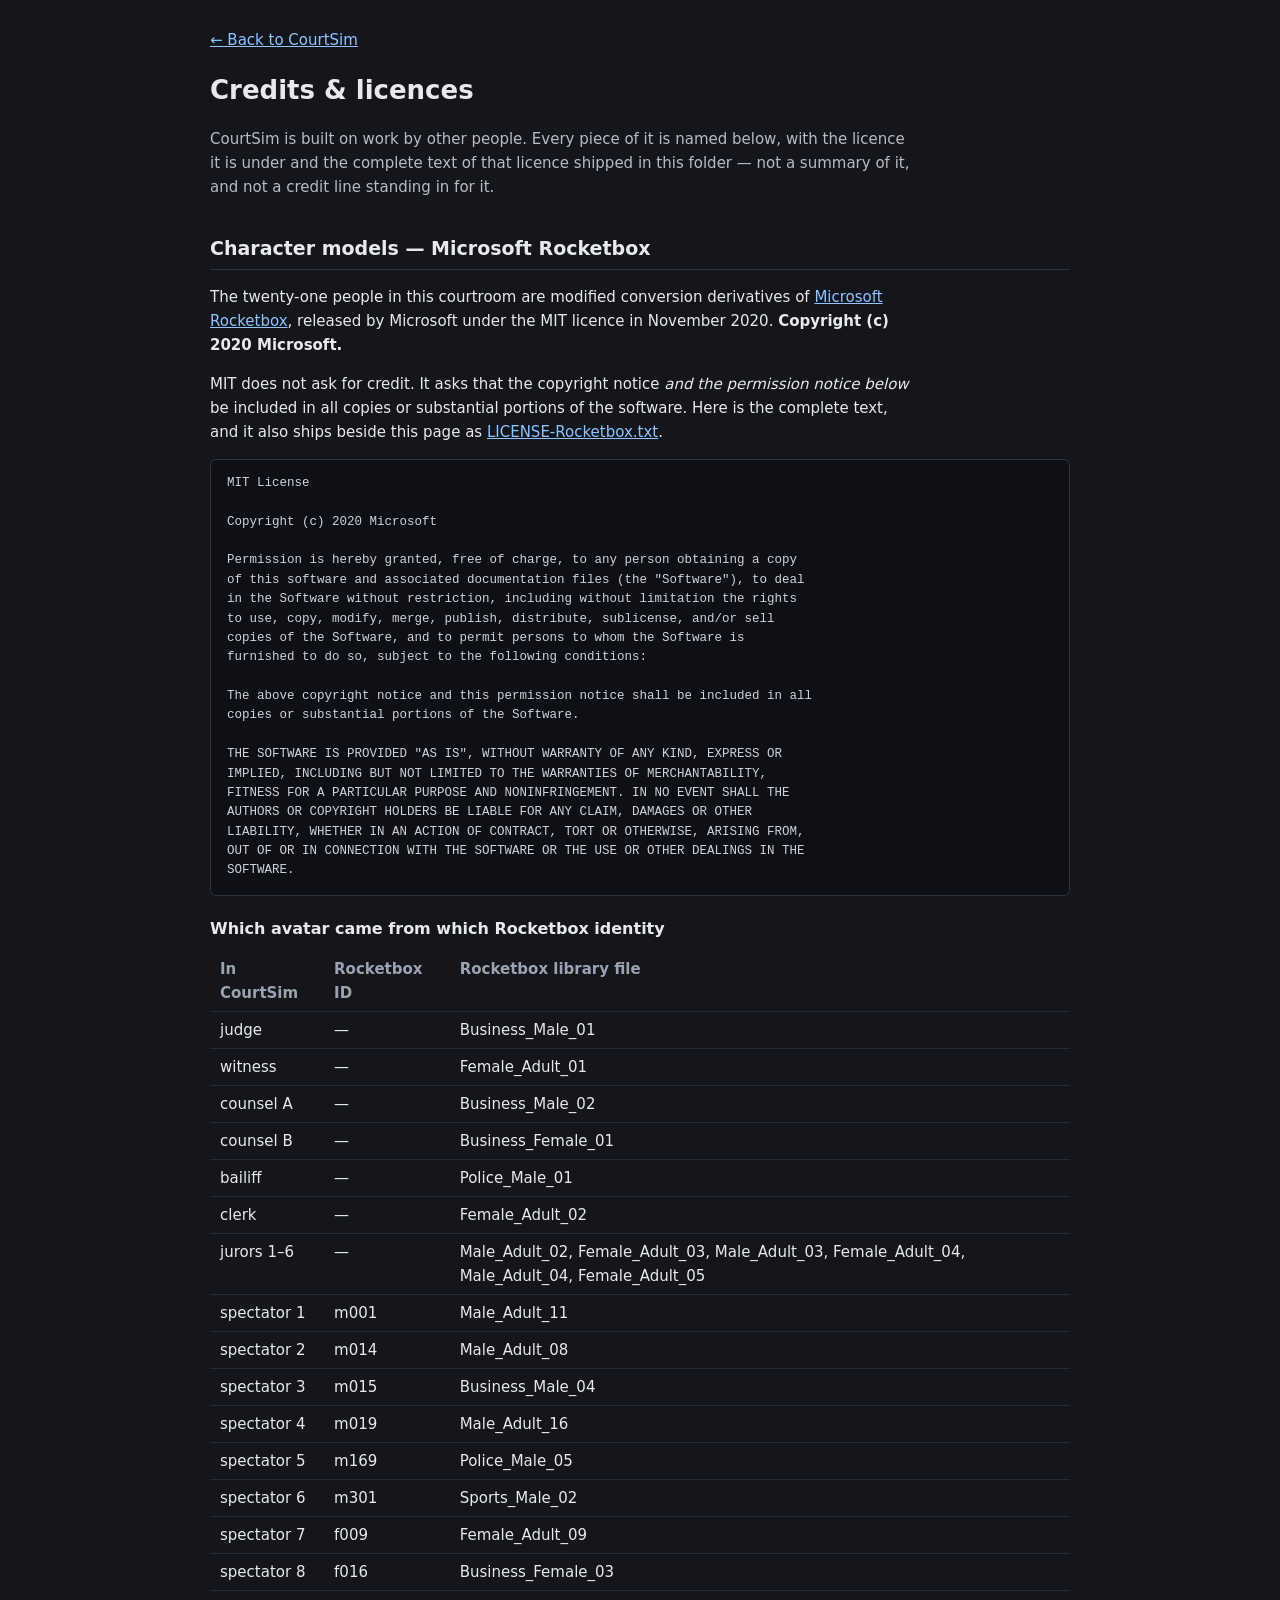
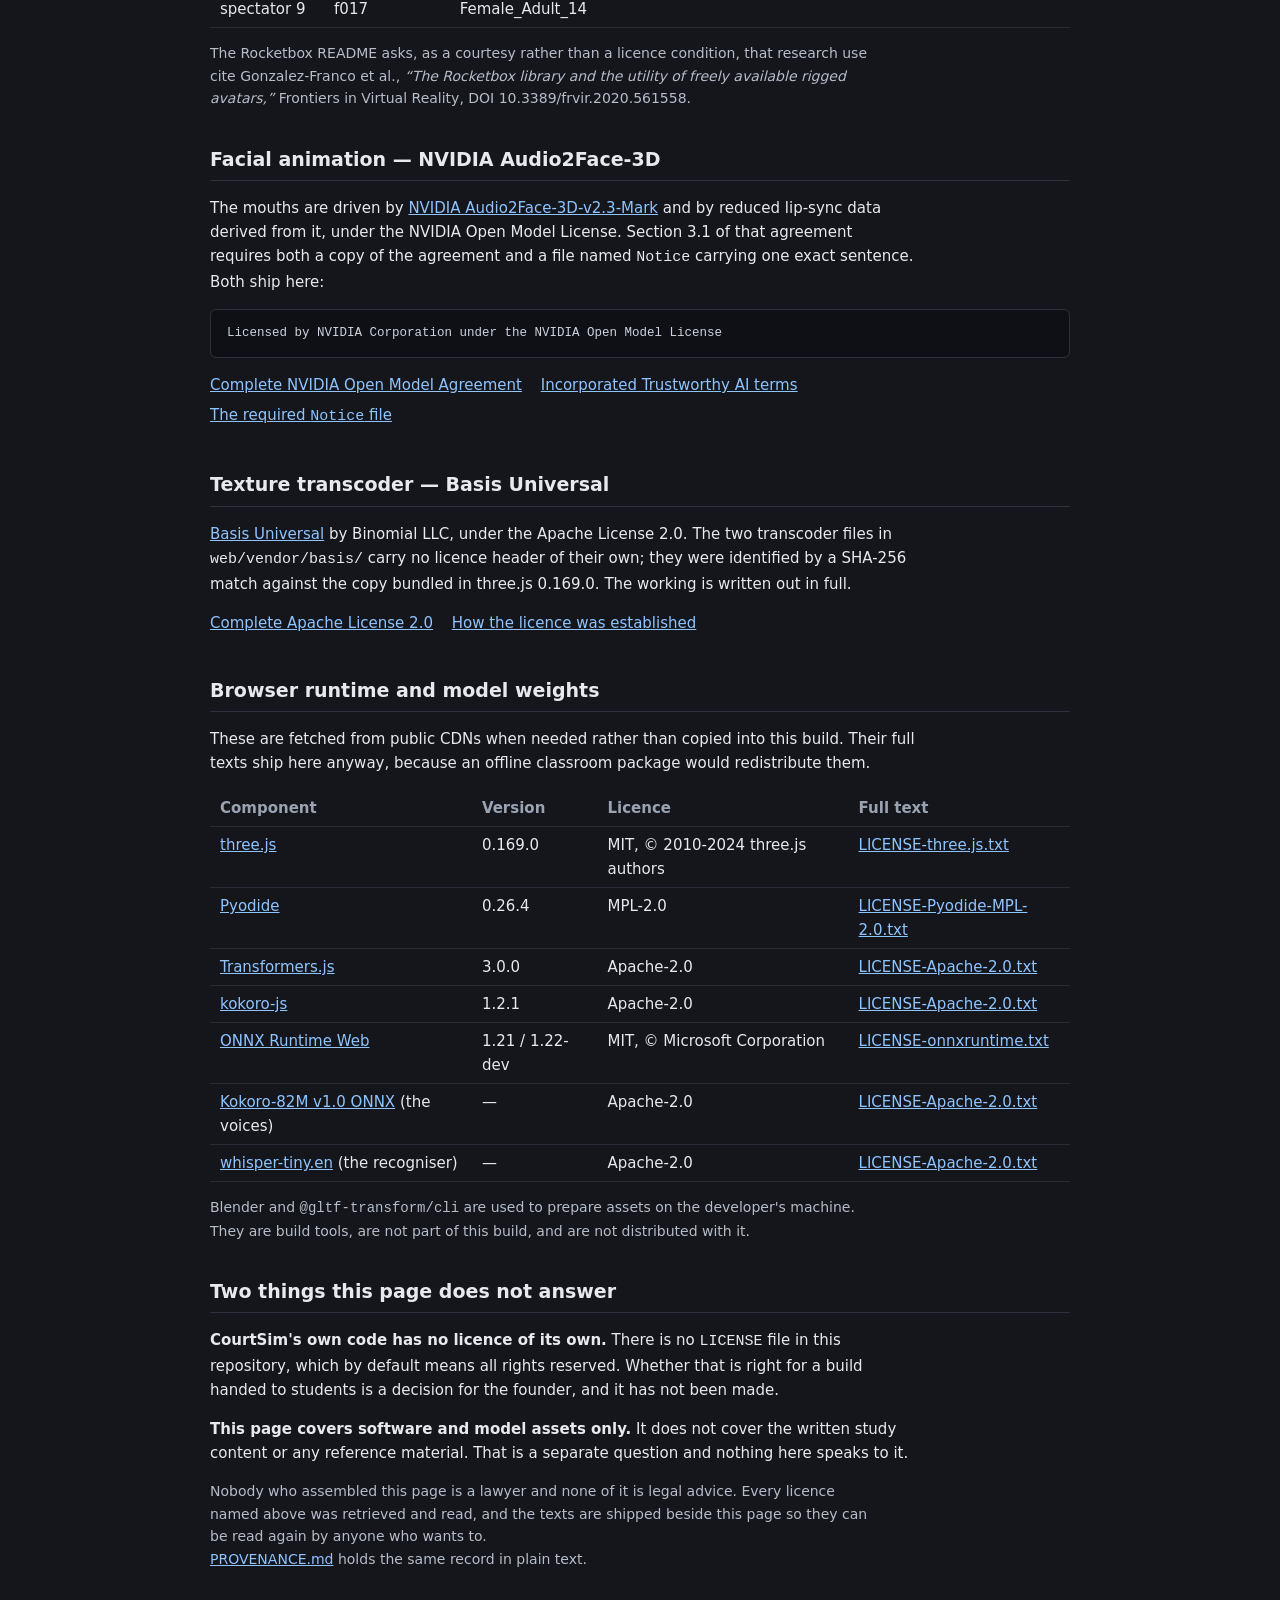
<file: games/courtsim/licenses/index.html>
<!doctype html>
<html lang="en">
<head>
<meta charset="utf-8">
<meta name="viewport" content="width=device-width, initial-scale=1">
<title>CourtSim — Credits &amp; licences</title>

<style>
  :root { color-scheme: dark; }
  body {
    margin: 0; padding: 28px 22px 64px;
    background: #14161c; color: #e7e9ee;
    font: 15px/1.6 system-ui, "Segoe UI", Roboto, Helvetica, Arial, sans-serif;
  }
  main { max-width: 860px; margin: 0 auto; }
  h1 { font-size: 26px; margin: 0 0 4px; }
  h2 { font-size: 19px; margin: 34px 0 8px; border-bottom: 1px solid #2c313d; padding-bottom: 6px; }
  h3 { font-size: 16px; margin: 20px 0 6px; }
  a { color: #8fc4ff; }
  p, li { max-width: 74ch; }
  .lede { color: #b6bcc9; }
  pre {
    background: #0e1015; border: 1px solid #2c313d; border-radius: 6px;
    padding: 14px 16px; overflow-x: auto; white-space: pre-wrap;
    font: 12.5px/1.55 ui-monospace, Consolas, "Courier New", monospace;
    color: #cdd3de;
  }
  table { border-collapse: collapse; margin: 10px 0; width: 100%; }
  th, td { text-align: left; padding: 6px 10px; border-bottom: 1px solid #262b35; vertical-align: top; }
  th { color: #9aa3b2; font-weight: 600; }
  .files a { display: inline-block; margin: 0 14px 6px 0; }
  .back { display: inline-block; margin-bottom: 18px; }
  .note { color: #b6bcc9; font-size: 14px; }
</style>
</head>
<body>
<main>

<a class="back" href="../index.html">&larr; Back to CourtSim</a>

<h1>Credits &amp; licences</h1>
<p class="lede">
  CourtSim is built on work by other people. Every piece of it is named below,
  with the licence it is under and the complete text of that licence shipped
  in this folder — not a summary of it, and not a credit line standing in for
  it.
</p>

<h2>Character models — Microsoft Rocketbox</h2>
<p>
  The twenty-one people in this courtroom are modified conversion derivatives
  of <a href="https://github.com/microsoft/Microsoft-Rocketbox">Microsoft
  Rocketbox</a>, released by Microsoft under the MIT licence in November 2020.
  <strong>Copyright (c) 2020 Microsoft.</strong>
</p>
<p>
  MIT does not ask for credit. It asks that the copyright notice
  <em>and the permission notice below</em> be included in all copies or
  substantial portions of the software. Here is the complete text, and it also
  ships beside this page as
  <a href="LICENSE-Rocketbox.txt">LICENSE-Rocketbox.txt</a>.
</p>
<pre>MIT License

Copyright (c) 2020 Microsoft

Permission is hereby granted, free of charge, to any person obtaining a copy
of this software and associated documentation files (the "Software"), to deal
in the Software without restriction, including without limitation the rights
to use, copy, modify, merge, publish, distribute, sublicense, and/or sell
copies of the Software, and to permit persons to whom the Software is
furnished to do so, subject to the following conditions:

The above copyright notice and this permission notice shall be included in all
copies or substantial portions of the Software.

THE SOFTWARE IS PROVIDED "AS IS", WITHOUT WARRANTY OF ANY KIND, EXPRESS OR
IMPLIED, INCLUDING BUT NOT LIMITED TO THE WARRANTIES OF MERCHANTABILITY,
FITNESS FOR A PARTICULAR PURPOSE AND NONINFRINGEMENT. IN NO EVENT SHALL THE
AUTHORS OR COPYRIGHT HOLDERS BE LIABLE FOR ANY CLAIM, DAMAGES OR OTHER
LIABILITY, WHETHER IN AN ACTION OF CONTRACT, TORT OR OTHERWISE, ARISING FROM,
OUT OF OR IN CONNECTION WITH THE SOFTWARE OR THE USE OR OTHER DEALINGS IN THE
SOFTWARE.</pre>

<h3>Which avatar came from which Rocketbox identity</h3>
<table>
  <tr><th>In CourtSim</th><th>Rocketbox ID</th><th>Rocketbox library file</th></tr>
  <tr><td>judge</td><td>&mdash;</td><td>Business_Male_01</td></tr>
  <tr><td>witness</td><td>&mdash;</td><td>Female_Adult_01</td></tr>
  <tr><td>counsel A</td><td>&mdash;</td><td>Business_Male_02</td></tr>
  <tr><td>counsel B</td><td>&mdash;</td><td>Business_Female_01</td></tr>
  <tr><td>bailiff</td><td>&mdash;</td><td>Police_Male_01</td></tr>
  <tr><td>clerk</td><td>&mdash;</td><td>Female_Adult_02</td></tr>
  <tr><td>jurors 1&ndash;6</td><td>&mdash;</td><td>Male_Adult_02, Female_Adult_03, Male_Adult_03, Female_Adult_04, Male_Adult_04, Female_Adult_05</td></tr>
  <tr><td>spectator 1</td><td>m001</td><td>Male_Adult_11</td></tr>
  <tr><td>spectator 2</td><td>m014</td><td>Male_Adult_08</td></tr>
  <tr><td>spectator 3</td><td>m015</td><td>Business_Male_04</td></tr>
  <tr><td>spectator 4</td><td>m019</td><td>Male_Adult_16</td></tr>
  <tr><td>spectator 5</td><td>m169</td><td>Police_Male_05</td></tr>
  <tr><td>spectator 6</td><td>m301</td><td>Sports_Male_02</td></tr>
  <tr><td>spectator 7</td><td>f009</td><td>Female_Adult_09</td></tr>
  <tr><td>spectator 8</td><td>f016</td><td>Business_Female_03</td></tr>
  <tr><td>spectator 9</td><td>f017</td><td>Female_Adult_14</td></tr>
</table>
<p class="note">
  The Rocketbox README asks, as a courtesy rather than a licence condition,
  that research use cite Gonzalez-Franco et al., <em>“The Rocketbox library
  and the utility of freely available rigged avatars,”</em> Frontiers in
  Virtual Reality, DOI 10.3389/frvir.2020.561558.
</p>

<h2>Facial animation — NVIDIA Audio2Face-3D</h2>
<p>
  The mouths are driven by
  <a href="https://huggingface.co/nvidia/Audio2Face-3D-v2.3-Mark">NVIDIA
  Audio2Face-3D-v2.3-Mark</a> and by reduced lip-sync data derived from it,
  under the NVIDIA Open Model License. Section 3.1 of that agreement requires
  both a copy of the agreement and a file named <code>Notice</code> carrying
  one exact sentence. Both ship here:
</p>
<pre>Licensed by NVIDIA Corporation under the NVIDIA Open Model License</pre>
<p class="files">
  <a href="LICENSE-NVIDIA-Open-Model.txt">Complete NVIDIA Open Model Agreement</a>
  <a href="NVIDIA-Trustworthy-AI-Terms.txt">Incorporated Trustworthy AI terms</a>
  <a href="Notice">The required <code>Notice</code> file</a>
</p>

<h2>Texture transcoder — Basis Universal</h2>
<p>
  <a href="https://github.com/BinomialLLC/basis_universal">Basis Universal</a>
  by Binomial LLC, under the Apache License 2.0. The two transcoder files in
  <code>web/vendor/basis/</code> carry no licence header of their own; they
  were identified by a SHA-256 match against the copy bundled in three.js
  0.169.0. The working is written out in full.
</p>
<p class="files">
  <a href="LICENSE-Apache-2.0.txt">Complete Apache License 2.0</a>
  <a href="LICENSE-BasisUniversal.txt">How the licence was established</a>
</p>

<h2>Browser runtime and model weights</h2>
<p>
  These are fetched from public CDNs when needed rather than copied into this
  build. Their full texts ship here anyway, because an offline classroom
  package would redistribute them.
</p>
<table>
  <tr><th>Component</th><th>Version</th><th>Licence</th><th>Full text</th></tr>
  <tr><td><a href="https://github.com/mrdoob/three.js">three.js</a></td><td>0.169.0</td><td>MIT, © 2010-2024 three.js authors</td><td><a href="LICENSE-three.js.txt">LICENSE-three.js.txt</a></td></tr>
  <tr><td><a href="https://github.com/pyodide/pyodide">Pyodide</a></td><td>0.26.4</td><td>MPL-2.0</td><td><a href="LICENSE-Pyodide-MPL-2.0.txt">LICENSE-Pyodide-MPL-2.0.txt</a></td></tr>
  <tr><td><a href="https://github.com/huggingface/transformers.js">Transformers.js</a></td><td>3.0.0</td><td>Apache-2.0</td><td><a href="LICENSE-Apache-2.0.txt">LICENSE-Apache-2.0.txt</a></td></tr>
  <tr><td><a href="https://github.com/hexgrad/kokoro">kokoro-js</a></td><td>1.2.1</td><td>Apache-2.0</td><td><a href="LICENSE-Apache-2.0.txt">LICENSE-Apache-2.0.txt</a></td></tr>
  <tr><td><a href="https://github.com/microsoft/onnxruntime">ONNX Runtime Web</a></td><td>1.21 / 1.22-dev</td><td>MIT, © Microsoft Corporation</td><td><a href="LICENSE-onnxruntime.txt">LICENSE-onnxruntime.txt</a></td></tr>
  <tr><td><a href="https://huggingface.co/onnx-community/Kokoro-82M-v1.0-ONNX">Kokoro-82M v1.0 ONNX</a> (the voices)</td><td>&mdash;</td><td>Apache-2.0</td><td><a href="LICENSE-Apache-2.0.txt">LICENSE-Apache-2.0.txt</a></td></tr>
  <tr><td><a href="https://huggingface.co/Xenova/whisper-tiny.en">whisper-tiny.en</a> (the recogniser)</td><td>&mdash;</td><td>Apache-2.0</td><td><a href="LICENSE-Apache-2.0.txt">LICENSE-Apache-2.0.txt</a></td></tr>
</table>
<p class="note">
  Blender and <code>@gltf-transform/cli</code> are used to prepare assets on
  the developer's machine. They are build tools, are not part of this build,
  and are not distributed with it.
</p>

<h2>Two things this page does not answer</h2>
<p>
  <strong>CourtSim's own code has no licence of its own.</strong> There is no
  <code>LICENSE</code> file in this repository, which by default means all
  rights reserved. Whether that is right for a build handed to students is a
  decision for the founder, and it has not been made.
</p>
<p>
  <strong>This page covers software and model assets only.</strong> It does
  not cover the written study content or any reference material. That is a
  separate question and nothing here speaks to it.
</p>
<p class="note">
  Nobody who assembled this page is a lawyer and none of it is legal advice.
  Every licence named above was retrieved and read, and the texts are shipped
  beside this page so they can be read again by anyone who wants to.
  <br><a href="PROVENANCE.md">PROVENANCE.md</a> holds the same record in plain text.
</p>

</main>
</body>
</html>
</file>
<file: assets/index-BXB9-0BC.css>
.workspace{color:#253140;font-family:Segoe UI,Arial,sans-serif}.ws-nav{background:#fbfcfe;border-bottom:1px solid #cbd5dc;flex-wrap:wrap;gap:4px;padding:10px max(18px,50vw - 610px);display:flex}.ws-nav button{font-size:14px}.ws-status{color:#244e6e;background:#eaf2f9;border-bottom:1px solid #cfdfed;align-items:center;gap:16px;padding:8px max(20px,50vw - 590px);font-size:14px;display:flex}.ws-status>span:first-child{align-items:center;gap:6px;display:flex}.ws-status button{text-decoration:underline}.ws-budget{margin-left:auto}.ws-main{max-width:1180px;margin:0 auto;padding:18px 24px 28px}.ws-toolbar{color:#596575;align-items:center;gap:5px;font-size:14px;display:flex}.ws-toolbar>span{margin-left:12px}.ws-heading{justify-content:space-between;align-items:center;gap:18px;margin:20px 0 24px;display:flex}.ws-heading h1{letter-spacing:-.6px;margin:7px 0;font-size:30px;font-weight:650;line-height:1.2}.ws-main p{margin:10px 0;font-size:16px;line-height:1.55}.ws-main h2{margin:24px 0 14px;font-size:21px;font-weight:650}.ws-main h3{font-size:18px;font-weight:600}.ws-meta{color:#5a6979;font-size:14px}.ws-home-grid{grid-template-columns:repeat(3,minmax(0,1fr));gap:14px;margin:18px 0 28px;display:grid}.ws-home-card{text-align:left;background:#fff;border:1px solid #bacbd8;border-top:3px solid #356e9a;flex-direction:column;gap:12px;min-height:160px;padding:24px 22px;display:flex;position:relative;box-shadow:0 2px 4px #283c4a08}.ws-home-card:hover{background:#f0f7ff;border-color:#3c77a7}.ws-home-card strong{color:#1c507d;font-size:21px;font-weight:600}.ws-home-card span{color:#586573;padding-right:15px;font-size:16px;line-height:1.5}.ws-home-card>svg{position:absolute;bottom:20px;right:14px}.ws-links{flex-wrap:wrap;gap:9px;margin:16px 0;display:flex}.ws-row{flex-wrap:wrap;align-items:center;gap:12px;display:flex}.ws-row>h3{flex:1}.ws-form{background:#fff;border:1px solid #c8d4dd;gap:18px;margin:20px 0;padding:24px;display:grid}.ws-form>button{justify-self:start}.ws-main label{flex-direction:column;gap:7px;margin:10px 0;font-size:15px;font-weight:600;display:flex}.ws-main input:not([type=checkbox]):not([type=range]),.ws-main textarea,.ws-main select{color:#253140;background:#fff;border:1px solid #9eafb9;border-radius:3px;min-width:0;max-width:100%;padding:10px 12px;font:400 16px/1.5 Segoe UI,sans-serif}.ws-main input:focus,.ws-main textarea:focus{outline-offset:2px;outline:2px solid #2b72b5}.ws-main textarea{resize:vertical;width:100%;min-height:115px}.ws-main .ws-large{min-height:300px}.ws-check{align-items:center;flex-direction:row!important;gap:10px!important;font-weight:400!important}.ws-check input{accent-color:#235d94;width:18px;height:18px}.ws-card{background:#fff;border:1px solid #cad5dd;border-radius:4px;margin:18px 0;padding:24px}.ws-card h2:first-child{margin-top:0}.ws-quote{white-space:pre-wrap;border-left:3px solid #9cb5cb;padding-left:16px}.ws-disclosure{color:#5e6a75;font-size:14px!important}.ws-warning{color:#74551f;background:#fff8e8;border-left:4px solid #b28630;padding:12px 15px}.ws-empty{text-align:center;background:#fcfdff;border:1px dashed #b5c5d2;margin-top:24px;padding:45px 20px}.ws-empty>svg{color:#7392aa;width:32px;height:32px;margin:auto}.ws-upload{text-align:center;cursor:pointer;border:2px dashed #9bb4c8;align-items:center;padding:30px;position:relative}.ws-upload span{color:#617082;font-weight:400}.ws-upload input{max-width:90%;border:0!important}.ws-two{grid-template-columns:1fr 1fr;gap:20px;display:grid}.ws-page-review{max-height:500px;margin:18px 0;padding-right:12px;overflow:auto}.ws-page-review textarea{min-height:190px}.ws-source-dialog{max-width:min(900px,95vw)!important}.ws-source-dialog pre{white-space:pre-wrap;background:#fafcfe;border:1px solid #d1dce3;max-height:65vh;padding:20px;font:16px/1.6 Segoe UI,sans-serif;overflow:auto}.ws-code{white-space:pre-wrap;word-break:break-all;background:#eef3f8;padding:16px;font:14px/1.6 monospace}.ws-job{z-index:5;background:#e8f3fd;border:1px solid #8aafca;margin:24px 0;padding:18px;position:sticky;bottom:10px;box-shadow:0 4px 20px #18364b15}.ws-job-failed,.ws-job-cancelled{background:#fff5e8;border-color:#d4b374}.ws-job-completed{background:#eaf5ef;border-color:#9ac2aa}.ws-game{background:#10141b;border:1px solid #aabbc8;width:100%;height:78vh;min-height:520px;margin:12px 0}.ws-main ul{padding-left:22px;font-size:16px;line-height:1.7;list-style:outside}.ws-main audio{width:100%}.ws-footer{color:#275c84;border-top:1px solid #c6d1d9;justify-content:space-between;margin-top:40px;padding-top:14px;font-size:14px;display:flex}.ws-card details{margin-top:16px;font-size:14px}.ws-main button:focus-visible{outline-offset:3px;outline:3px solid #4186b7}@media (width<=900px){.ws-home-grid{grid-template-columns:1fr 1fr}.ws-two{grid-template-columns:1fr}.ws-heading{flex-direction:column;align-items:flex-start;gap:4px}.ws-nav{padding:8px 12px}.ws-status{flex-wrap:wrap;padding:8px 16px}.ws-budget{margin-left:0}.ws-main{padding:14px 16px}}@media (width<=560px){.ws-home-grid{grid-template-columns:1fr}.ws-home-card{min-height:130px;padding:20px}.ws-form,.ws-card{padding:18px}.ws-row{flex-direction:column;align-items:flex-start}.ws-main h1{font-size:27px}.ws-game{min-height:450px}.ws-status{gap:8px}.ws-status span{font-size:13px}.ws-nav button{padding:8px!important}}.glm-result{background:#edf2fc;border-left:3px solid #93b5ec;margin:10px 0 0;padding:8px 12px;font-size:15px;line-height:1.55}.ws-nav-active{text-underline-offset:6px;text-decoration:underline;text-decoration-thickness:2px;font-weight:650!important}.ws-selected-tag{opacity:.9;font-weight:400}.ws-empty{flex-direction:column;align-items:center;gap:24px;margin-top:40px;padding:48px 40px;display:flex}.ws-empty-line{color:#253140;font-size:20px;line-height:1.35;margin:0!important}.ws-empty-caption{color:#5a6979;margin:0!important;font-size:14px!important}.ws-nav{z-index:30;position:sticky;top:0}@media (width<=560px){.ws-nav{scrollbar-width:thin;flex-wrap:nowrap;overflow-x:auto}.ws-nav button{white-space:nowrap;flex:none}}.glm-diag{margin:16px 0}.glm-diag table{border-collapse:collapse;width:100%;font-size:13px}.glm-diag caption{text-align:left;color:#5a6979;padding-bottom:8px;font-size:13px}.glm-diag th,.glm-diag td{text-align:left;vertical-align:top;border:1px solid #cad5dd;padding:6px 8px}.glm-diag thead th{background:#eef3f8;font-weight:650}.glm-diag pre{margin-top:16px}@layer properties{@supports (((-webkit-hyphens:none)) and (not (margin-trim:inline))) or ((-moz-orient:inline) and (not (color:rgb(from red r g b)))){:root,:host{--shimmer-angle:20deg}*,:before,:after,::backdrop{--tw-translate-x:0;--tw-translate-y:0;--tw-translate-z:0;--tw-rotate-x:initial;--tw-rotate-y:initial;--tw-rotate-z:initial;--tw-skew-x:initial;--tw-skew-y:initial;--tw-scroll-snap-strictness:proximity;--tw-space-x-reverse:0;--tw-border-style:solid;--tw-leading:initial;--tw-font-weight:initial;--tw-tracking:initial;--tw-ordinal:initial;--tw-slashed-zero:initial;--tw-numeric-figure:initial;--tw-numeric-spacing:initial;--tw-numeric-fraction:initial;--tw-shadow:0 0 #0000;--tw-shadow-color:initial;--tw-shadow-alpha:100%;--tw-inset-shadow:0 0 #0000;--tw-inset-shadow-color:initial;--tw-inset-shadow-alpha:100%;--tw-ring-color:initial;--tw-ring-shadow:0 0 #0000;--tw-inset-ring-color:initial;--tw-inset-ring-shadow:0 0 #0000;--tw-ring-inset:initial;--tw-ring-offset-width:0px;--tw-ring-offset-color:#fff;--tw-ring-offset-shadow:0 0 #0000;--tw-outline-style:solid;--tw-blur:initial;--tw-brightness:initial;--tw-contrast:initial;--tw-grayscale:initial;--tw-hue-rotate:initial;--tw-invert:initial;--tw-opacity:initial;--tw-saturate:initial;--tw-sepia:initial;--tw-drop-shadow:initial;--tw-drop-shadow-color:initial;--tw-drop-shadow-alpha:100%;--tw-drop-shadow-size:initial;--tw-duration:initial;--tw-ease:initial;--tw-content:"";--tw-scale-x:1;--tw-scale-y:1;--tw-scale-z:1;--tw-backdrop-blur:initial;--tw-backdrop-brightness:initial;--tw-backdrop-contrast:initial;--tw-backdrop-grayscale:initial;--tw-backdrop-hue-rotate:initial;--tw-backdrop-invert:initial;--tw-backdrop-opacity:initial;--tw-backdrop-saturate:initial;--tw-backdrop-sepia:initial;--tw-animation-delay:0s;--tw-animation-direction:normal;--tw-animation-duration:initial;--tw-animation-fill-mode:none;--tw-animation-iteration-count:1;--tw-enter-blur:0;--tw-enter-opacity:1;--tw-enter-rotate:0;--tw-enter-scale:1;--tw-enter-translate-x:0;--tw-enter-translate-y:0;--tw-exit-blur:0;--tw-exit-opacity:1;--tw-exit-rotate:0;--tw-exit-scale:1;--tw-exit-translate-x:0;--tw-exit-translate-y:0;--scroll-fade-t:0px;--scroll-fade-b:0px;--scroll-fade-s:0px;--scroll-fade-e:0px;--scroll-fade-mask:initial;--shimmer-image:initial;--shimmer-text-fill:initial}}}@layer theme{:root,:host{--font-sans:var(--font-geist-sans);--color-black:#000;--color-white:#fff;--spacing:.25rem;--container-xs:20rem;--container-sm:24rem;--text-xs:.75rem;--text-xs--line-height:calc(1 / .75);--text-sm:.875rem;--text-sm--line-height:calc(1.25 / .875);--text-base:1rem;--text-base--line-height:calc(1.5 / 1);--font-weight-normal:400;--font-weight-medium:500;--tracking-tight:-.025em;--tracking-widest:.1em;--leading-tight:1.25;--leading-snug:1.375;--leading-normal:1.5;--leading-relaxed:1.625;--radius-md:calc(var(--radius) * .8);--ease-in-out:cubic-bezier(.4, 0, .2, 1);--animate-spin:spin 1s linear infinite;--animate-pulse:pulse 2s cubic-bezier(.4, 0, .6, 1) infinite;--blur-xs:4px;--aspect-video:16 / 9;--default-transition-duration:.15s;--default-transition-timing-function:cubic-bezier(.4, 0, .2, 1);--default-font-family:var(--font-geist-sans);--default-mono-font-family:var(--font-geist-mono);--color-border:var(--border);--color-popover:var(--popover)}}@layer base{*,:after,:before,::backdrop{box-sizing:border-box;border:0 solid;margin:0;padding:0}::file-selector-button{box-sizing:border-box;border:0 solid;margin:0;padding:0}html,:host{-webkit-text-size-adjust:100%;tab-size:4;line-height:1.5;font-family:var(--default-font-family,ui-sans-serif, system-ui, sans-serif, "Apple Color Emoji", "Segoe UI Emoji", "Segoe UI Symbol", "Noto Color Emoji");font-feature-settings:var(--default-font-feature-settings,normal);font-variation-settings:var(--default-font-variation-settings,normal);-webkit-tap-highlight-color:transparent}hr{height:0;color:inherit;border-top-width:1px}abbr:where([title]){-webkit-text-decoration:underline dotted;text-decoration:underline dotted}h1,h2,h3,h4,h5,h6{font-size:inherit;font-weight:inherit}a{color:inherit;-webkit-text-decoration:inherit;-webkit-text-decoration:inherit;-webkit-text-decoration:inherit;-webkit-text-decoration:inherit;text-decoration:inherit}b,strong{font-weight:bolder}code,kbd,samp,pre{font-family:var(--default-mono-font-family,ui-monospace, SFMono-Regular, Menlo, Monaco, Consolas, "Liberation Mono", "Courier New", monospace);font-feature-settings:var(--default-mono-font-feature-settings,normal);font-variation-settings:var(--default-mono-font-variation-settings,normal);font-size:1em}small{font-size:80%}sub,sup{vertical-align:baseline;font-size:75%;line-height:0;position:relative}sub{bottom:-.25em}sup{top:-.5em}table{text-indent:0;border-color:inherit;border-collapse:collapse}:-moz-focusring{outline:auto}progress{vertical-align:baseline}summary{display:list-item}ol,ul,menu{list-style:none}img,svg,video,canvas,audio,iframe,embed,object{vertical-align:middle;display:block}img,video{max-width:100%;height:auto}button,input,select,optgroup,textarea{font:inherit;font-feature-settings:inherit;font-variation-settings:inherit;letter-spacing:inherit;color:inherit;opacity:1;background-color:#0000;border-radius:0}::file-selector-button{font:inherit;font-feature-settings:inherit;font-variation-settings:inherit;letter-spacing:inherit;color:inherit;opacity:1;background-color:#0000;border-radius:0}:where(select:is([multiple],[size])) optgroup{font-weight:bolder}:where(select:is([multiple],[size])) optgroup option{padding-inline-start:20px}::file-selector-button{margin-inline-end:4px}::placeholder{opacity:1}@supports (not ((-webkit-appearance:-apple-pay-button))) or (contain-intrinsic-size:1px){::placeholder{color:currentColor}@supports (color:color-mix(in lab, red, red)){::placeholder{color:color-mix(in oklab, currentcolor 50%, transparent)}}}textarea{resize:vertical}::-webkit-search-decoration{-webkit-appearance:none}::-webkit-date-and-time-value{min-height:1lh;text-align:inherit}::-webkit-datetime-edit{display:inline-flex}::-webkit-datetime-edit-fields-wrapper{padding:0}::-webkit-datetime-edit{padding-block:0}::-webkit-datetime-edit-year-field{padding-block:0}::-webkit-datetime-edit-month-field{padding-block:0}::-webkit-datetime-edit-day-field{padding-block:0}::-webkit-datetime-edit-hour-field{padding-block:0}::-webkit-datetime-edit-minute-field{padding-block:0}::-webkit-datetime-edit-second-field{padding-block:0}::-webkit-datetime-edit-millisecond-field{padding-block:0}::-webkit-datetime-edit-meridiem-field{padding-block:0}::-webkit-calendar-picker-indicator{line-height:1}:-moz-ui-invalid{box-shadow:none}button,input:where([type=button],[type=reset],[type=submit]){appearance:button}::file-selector-button{appearance:button}::-webkit-inner-spin-button{height:auto}::-webkit-outer-spin-button{height:auto}[hidden]:where(:not([hidden=until-found])){display:none!important}*{border-color:var(--border);outline-color:var(--ring)}@supports (color:color-mix(in lab, red, red)){*{outline-color:color-mix(in oklab, var(--ring) 50%, transparent)}}body{background-color:var(--background);color:var(--foreground)}html{font-family:var(--font-geist-sans)}}@layer components;@layer utilities{.\@container\/card-header{container:card-header/inline-size}.\@container\/field-group{container:field-group/inline-size}.pointer-events-auto{pointer-events:auto}.pointer-events-none{pointer-events:none}.collapse{visibility:collapse}.invisible{visibility:hidden}.visible{visibility:visible}.sr-only{clip-path:inset(50%);white-space:nowrap;border-width:0;width:1px;height:1px;margin:-1px;padding:0;position:absolute;overflow:hidden}.absolute{position:absolute}.fixed{position:fixed}.relative{position:relative}.static{position:static}.sticky{position:sticky}.inset-0{inset:calc(var(--spacing) * 0)}.inset-x-0{inset-inline:calc(var(--spacing) * 0)}.inset-x-4{inset-inline:calc(var(--spacing) * 4)}.inset-y-0{inset-block:calc(var(--spacing) * 0)}.inset-s-1\/2{inset-inline-start:50%}.start{inset-inline-start:var(--spacing)}.end{inset-inline-end:var(--spacing)}.-top-12{top:calc(var(--spacing) * -12)}.top-0{top:calc(var(--spacing) * 0)}.top-1\.5{top:calc(var(--spacing) * 1.5)}.top-1\/2{top:50%}.top-1\/3{top:33.3333%}.top-2{top:calc(var(--spacing) * 2)}.top-3{top:calc(var(--spacing) * 3)}.top-3\.5{top:calc(var(--spacing) * 3.5)}.top-\[60\%\]{top:60%}.top-full{top:100%}.top-px{top:1px}.-right-12{right:calc(var(--spacing) * -12)}.right-0{right:calc(var(--spacing) * 0)}.right-1{right:calc(var(--spacing) * 1)}.right-2{right:calc(var(--spacing) * 2)}.right-2\.5{right:calc(var(--spacing) * 2.5)}.right-3{right:calc(var(--spacing) * 3)}.-bottom-12{bottom:calc(var(--spacing) * -12)}.bottom-0{bottom:calc(var(--spacing) * 0)}.bottom-4{bottom:calc(var(--spacing) * 4)}.-left-12{left:calc(var(--spacing) * -12)}.left-1\.5{left:calc(var(--spacing) * 1.5)}.left-1\/2{left:50%}.left-3{left:calc(var(--spacing) * 3)}.isolate{isolation:isolate}.z-0{z-index:0}.z-1{z-index:1}.z-10{z-index:10}.z-20{z-index:20}.z-50{z-index:50}.z-\[calc\(1000-var\(--toast-index\)\)\]{z-index:calc(1000 - var(--toast-index))}.order-first{order:-9999}.order-last{order:9999}.col-start-2{grid-column-start:2}.row-span-2{grid-row:span 2/span 2}.row-start-1{grid-row-start:1}.container{width:100%}@media (width>=40rem){.container{max-width:40rem}}@media (width>=48rem){.container{max-width:48rem}}@media (width>=64rem){.container{max-width:64rem}}@media (width>=80rem){.container{max-width:80rem}}@media (width>=96rem){.container{max-width:96rem}}.m-\(--drawer-inset\,0px\){margin:var(--drawer-inset,0px)}.-mx-1{margin-inline:calc(var(--spacing) * -1)}.-mx-4{margin-inline:calc(var(--spacing) * -4)}.mx-2{margin-inline:calc(var(--spacing) * 2)}.mx-3\.5{margin-inline:calc(var(--spacing) * 3.5)}.mx-auto{margin-inline:auto}.-my-2{margin-block:calc(var(--spacing) * -2)}.my-0\.5{margin-block:calc(var(--spacing) * .5)}.my-1{margin-block:calc(var(--spacing) * 1)}.my-2{margin-block:calc(var(--spacing) * 2)}.my-auto{margin-block:auto}.-mt-4{margin-top:calc(var(--spacing) * -4)}.mt-0\.5{margin-top:calc(var(--spacing) * .5)}.mt-2{margin-top:calc(var(--spacing) * 2)}.mt-4{margin-top:calc(var(--spacing) * 4)}.mt-auto{margin-top:auto}.-mb-4{margin-bottom:calc(var(--spacing) * -4)}.mb-1\.5{margin-bottom:calc(var(--spacing) * 1.5)}.mb-2{margin-bottom:calc(var(--spacing) * 2)}.-ml-1{margin-left:calc(var(--spacing) * -1)}.-ml-4{margin-left:calc(var(--spacing) * -4)}.ml-1{margin-left:calc(var(--spacing) * 1)}.ml-4{margin-left:calc(var(--spacing) * 4)}.ml-auto{margin-left:auto}.line-clamp-1{-webkit-line-clamp:1;-webkit-box-orient:vertical;display:-webkit-box;overflow:hidden}.line-clamp-2{-webkit-line-clamp:2;-webkit-box-orient:vertical;display:-webkit-box;overflow:hidden}.no-scrollbar{-ms-overflow-style:none;scrollbar-width:none}.no-scrollbar::-webkit-scrollbar{display:none}.block{display:block}.contents{display:contents}.flex{display:flex}.grid{display:grid}.hidden{display:none}.inline{display:inline}.inline-flex{display:inline-flex}.table{display:table}.table-caption{display:table-caption}.table-cell{display:table-cell}.table-row{display:table-row}.field-sizing-content{field-sizing:content}.aspect-\(--ratio\){aspect-ratio:var(--ratio)}.aspect-square{aspect-ratio:1}.aspect-video{aspect-ratio:var(--aspect-video)}.size-\(--cell-size\){width:var(--cell-size);height:var(--cell-size)}.size-2{width:calc(var(--spacing) * 2);height:calc(var(--spacing) * 2)}.size-2\.5{width:calc(var(--spacing) * 2.5);height:calc(var(--spacing) * 2.5)}.size-3{width:calc(var(--spacing) * 3);height:calc(var(--spacing) * 3)}.size-4{width:calc(var(--spacing) * 4);height:calc(var(--spacing) * 4)}.size-5{width:calc(var(--spacing) * 5);height:calc(var(--spacing) * 5)}.size-6{width:calc(var(--spacing) * 6);height:calc(var(--spacing) * 6)}.size-7{width:calc(var(--spacing) * 7);height:calc(var(--spacing) * 7)}.size-8{width:calc(var(--spacing) * 8);height:calc(var(--spacing) * 8)}.size-9{width:calc(var(--spacing) * 9);height:calc(var(--spacing) * 9)}.size-10{width:calc(var(--spacing) * 10);height:calc(var(--spacing) * 10)}.size-auto{width:auto;height:auto}.size-full{width:100%;height:100%}.h-\(--accordion-panel-height\){height:var(--accordion-panel-height)}.h-\(--cell-size\){height:var(--cell-size)}.h-\(--drawer-content-height\){height:var(--drawer-content-height)}.h-\(--height\){height:var(--height)}.h-\(--popup-height\){height:var(--popup-height)}.h-\(--positioner-height\){height:var(--positioner-height)}.h-1{height:calc(var(--spacing) * 1)}.h-1\.5{height:calc(var(--spacing) * 1.5)}.h-2{height:calc(var(--spacing) * 2)}.h-2\.5{height:calc(var(--spacing) * 2.5)}.h-4{height:calc(var(--spacing) * 4)}.h-5{height:calc(var(--spacing) * 5)}.h-6{height:calc(var(--spacing) * 6)}.h-7{height:calc(var(--spacing) * 7)}.h-8{height:calc(var(--spacing) * 8)}.h-8\!{height:calc(var(--spacing) * 8)!important}.h-9{height:calc(var(--spacing) * 9)}.h-10{height:calc(var(--spacing) * 10)}.h-12{height:calc(var(--spacing) * 12)}.h-\[calc\(--spacing\(5\.25\)\)\]{height:calc(calc(var(--spacing) * 5.25))}.h-\[calc\(100\%-1px\)\]{height:calc(100% - 1px)}.h-auto{height:auto}.h-full{height:100%}.h-max{height:max-content}.h-px{height:1px}.h-svh{height:100svh}.max-h-\(--available-height\){max-height:var(--available-height)}.max-h-\(--drawer-content-max-height\,none\){max-height:var(--drawer-content-max-height,none)}.max-h-72{max-height:calc(var(--spacing) * 72)}.max-h-\[min\(calc\(--spacing\(72\)---spacing\(9\)\)\,calc\(var\(--available-height\)---spacing\(9\)\)\)\]{max-height:min(calc(calc(var(--spacing) * 72) - calc(var(--spacing) * 9)), calc(var(--available-height) - calc(var(--spacing) * 9)))}.min-h-0{min-height:calc(var(--spacing) * 0)}.min-h-4{min-height:calc(var(--spacing) * 4)}.min-h-8{min-height:calc(var(--spacing) * 8)}.min-h-16{min-height:calc(var(--spacing) * 16)}.min-h-dvh{min-height:100dvh}.min-h-full{min-height:100%}.min-h-svh{min-height:100svh}.w-\(--anchor-width\){width:var(--anchor-width)}.w-\(--cell-size\){width:var(--cell-size)}.w-\(--drawer-content-width\,auto\){width:var(--drawer-content-width,auto)}.w-\(--popup-width\){width:var(--popup-width)}.w-\(--positioner-width\){width:var(--positioner-width)}.w-\(--sidebar-width\){width:var(--sidebar-width)}.w-0{width:calc(var(--spacing) * 0)}.w-1{width:calc(var(--spacing) * 1)}.w-2{width:calc(var(--spacing) * 2)}.w-2\.5{width:calc(var(--spacing) * 2.5)}.w-4{width:calc(var(--spacing) * 4)}.w-5{width:calc(var(--spacing) * 5)}.w-10{width:calc(var(--spacing) * 10)}.w-24{width:calc(var(--spacing) * 24)}.w-64{width:calc(var(--spacing) * 64)}.w-72{width:calc(var(--spacing) * 72)}.w-auto{width:auto}.w-fit{width:fit-content}.w-full{width:100%}.w-max{width:max-content}.w-px{width:1px}.max-w-\(--available-width\){max-width:var(--available-width)}.max-w-\(--skeleton-width\){max-width:var(--skeleton-width)}.max-w-\[80\%\]{max-width:80%}.max-w-\[calc\(100\%-2rem\)\]{max-width:calc(100% - 2rem)}.max-w-full{max-width:100%}.max-w-max{max-width:max-content}.max-w-sm{max-width:var(--container-sm)}.max-w-xs{max-width:var(--container-xs)}.min-w-\(--cell-size\){min-width:var(--cell-size)}.min-w-0{min-width:calc(var(--spacing) * 0)}.min-w-5{min-width:calc(var(--spacing) * 5)}.min-w-7{min-width:calc(var(--spacing) * 7)}.min-w-8{min-width:calc(var(--spacing) * 8)}.min-w-9{min-width:calc(var(--spacing) * 9)}.min-w-16{min-width:calc(var(--spacing) * 16)}.min-w-32{min-width:calc(var(--spacing) * 32)}.min-w-36{min-width:calc(var(--spacing) * 36)}.min-w-40{min-width:calc(var(--spacing) * 40)}.min-w-\[96px\]{min-width:96px}.min-w-\[calc\(var\(--anchor-width\)\+--spacing\(7\)\)\]{min-width:calc(var(--anchor-width) + calc(var(--spacing) * 7))}.flex-1{flex:1}.shrink-0{flex-shrink:0}.grow{flex-grow:1}.grow-0{flex-grow:0}.basis-full{flex-basis:100%}.caption-bottom{caption-side:bottom}.border-collapse{border-collapse:collapse}.origin-\(--transform-origin\){transform-origin:var(--transform-origin)}.origin-bottom{transform-origin:bottom}.-translate-x-1\/2{--tw-translate-x:calc(calc(1 / 2 * 100%) * -1);translate:var(--tw-translate-x) var(--tw-translate-y)}.-translate-x-px{--tw-translate-x:-1px;translate:var(--tw-translate-x) var(--tw-translate-y)}.translate-x-px{--tw-translate-x:1px;translate:var(--tw-translate-x) var(--tw-translate-y)}.-translate-y-1\/2{--tw-translate-y:calc(calc(1 / 2 * 100%) * -1);translate:var(--tw-translate-x) var(--tw-translate-y)}.-translate-y-3\/4{--tw-translate-y:calc(calc(3 / 4 * 100%) * -1);translate:var(--tw-translate-x) var(--tw-translate-y)}.translate-y-0{--tw-translate-y:calc(var(--spacing) * 0);translate:var(--tw-translate-x) var(--tw-translate-y)}.translate-y-3\/4{--tw-translate-y:calc(3 / 4 * 100%);translate:var(--tw-translate-x) var(--tw-translate-y)}.translate-y-\[calc\(-50\%-2px\)\]{--tw-translate-y:calc(-50% - 2px);translate:var(--tw-translate-x) var(--tw-translate-y)}.rotate-45{rotate:45deg}.rotate-90{rotate:90deg}.\[transform\:translateX\(var\(--toast-swipe-movement-x\)\)_translateY\(calc\(var\(--toast-swipe-movement-y\)-\(var\(--toast-index\)\*var\(--peek\)\)-\(var\(--shrink\)\*var\(--height\)\)\)\)_scale\(var\(--scale\)\)\]{transform:translateX(var(--toast-swipe-movement-x)) translateY(calc(var(--toast-swipe-movement-y) - (var(--toast-index) * var(--peek)) - (var(--shrink) * var(--height)))) scale(var(--scale))}.transform-\[translate3d\(var\(--translate-x\,0px\)\,var\(--translate-y\,0px\)\,0\)_scale\(var\(--stack-scale\)\)\]{transform:translate3d(var(--translate-x,0px),var(--translate-y,0px),0) scale(var(--stack-scale))}.scroll-fade-x{--_scroll-fade-size-s:var(--scroll-fade-s-size,var(--scroll-fade-size,min(12%, calc(var(--spacing) * 10))));--_scroll-fade-size-e:var(--scroll-fade-e-size,var(--scroll-fade-size,min(12%, calc(var(--spacing) * 10))));--scroll-fade-inline:linear-gradient(to right, transparent 0, #000 var(--scroll-fade-s,0px), #000 calc(100% - var(--scroll-fade-e,0px)), transparent 100%)}.scroll-fade-x:where([dir=rtl],[dir=rtl] *){--scroll-fade-inline:linear-gradient(to left, transparent 0, #000 var(--scroll-fade-s,0px), #000 calc(100% - var(--scroll-fade-e,0px)), transparent 100%)}.scroll-fade-x{-webkit-mask-image:var(--scroll-fade-mask,var(--scroll-fade-inline));-webkit-mask-image:var(--scroll-fade-mask,var(--scroll-fade-inline));-webkit-mask-image:var(--scroll-fade-mask,var(--scroll-fade-inline));-webkit-mask-image:var(--scroll-fade-mask,var(--scroll-fade-inline));mask-image:var(--scroll-fade-mask,var(--scroll-fade-inline));-webkit-mask-composite:source-in;-webkit-mask-composite:source-in;-webkit-mask-composite:source-in;-webkit-mask-repeat:no-repeat;mask-repeat:no-repeat;-webkit-mask-composite:source-in;mask-composite:intersect}@supports (animation-timeline:scroll()){.scroll-fade-x{animation:1ms ease-in-out scroll-fade-reveal-s,1ms ease-in-out scroll-fade-reveal-e;animation-timeline:scroll(self inline),scroll(self inline);animation-range:0 var(--scroll-fade-reveal,calc(var(--spacing) * 24)), calc(100% - var(--scroll-fade-reveal,calc(var(--spacing) * 24))) 100%;animation-fill-mode:both}}@supports not (animation-timeline:scroll()){.scroll-fade-x{--scroll-fade-s:var(--_scroll-fade-size-s);--scroll-fade-e:var(--_scroll-fade-size-e)}}.scroll-fade-b{--_scroll-fade-size-b:var(--scroll-fade-b-size,var(--scroll-fade-size,min(12%, calc(var(--spacing) * 10))));--scroll-fade-mask:linear-gradient(to bottom, #000 0, #000 calc(100% - var(--scroll-fade-b,0px)), transparent 100%);-webkit-mask-image:var(--scroll-fade-mask);-webkit-mask-image:var(--scroll-fade-mask);-webkit-mask-image:var(--scroll-fade-mask);-webkit-mask-image:var(--scroll-fade-mask);mask-image:var(--scroll-fade-mask);-webkit-mask-composite:source-in;-webkit-mask-composite:source-in;-webkit-mask-composite:source-in;-webkit-mask-repeat:no-repeat;mask-repeat:no-repeat;-webkit-mask-composite:source-in;mask-composite:intersect}@supports (animation-timeline:scroll()){.scroll-fade-b{animation:1ms ease-in-out scroll-fade-reveal-b;animation-timeline:scroll(self y);animation-range:calc(100% - var(--scroll-fade-reveal,calc(var(--spacing) * 24))) 100%;animation-fill-mode:both}}@supports not (animation-timeline:scroll()){.scroll-fade-b{--scroll-fade-b:var(--_scroll-fade-size-b)}}.animate-caret-blink{animation:1.25s ease-out infinite caret-blink}.animate-in{animation:enter var(--tw-animation-duration,var(--tw-duration,.15s))var(--tw-ease,ease)var(--tw-animation-delay,0s)var(--tw-animation-iteration-count,1)var(--tw-animation-direction,normal)var(--tw-animation-fill-mode,none)}.animate-out{animation:exit var(--tw-animation-duration,var(--tw-duration,.15s))var(--tw-ease,ease)var(--tw-animation-delay,0s)var(--tw-animation-iteration-count,1)var(--tw-animation-direction,normal)var(--tw-animation-fill-mode,none)}.animate-pulse{animation:var(--animate-pulse)}.animate-spin{animation:var(--animate-spin)}.cursor-default{cursor:default}.cursor-grab{cursor:grab}.cursor-text{cursor:text}.touch-manipulation{touch-action:manipulation}.touch-none{touch-action:none}.resize{resize:both}.resize-none{resize:none}.snap-x{scroll-snap-type:x var(--tw-scroll-snap-strictness)}.snap-mandatory{--tw-scroll-snap-strictness:mandatory}.scroll-my-1{scroll-margin-block:calc(var(--spacing) * 1)}.scroll-px-1{scroll-padding-inline:calc(var(--spacing) * 1)}.scroll-py-1{scroll-padding-block:calc(var(--spacing) * 1)}.list-disc{list-style-type:disc}.list-none{list-style-type:none}.appearance-none{appearance:none}.auto-rows-min{grid-auto-rows:min-content}.grid-rows-\[auto_1fr\]{grid-template-rows:auto 1fr}.flex-col{flex-direction:column}.flex-col-reverse{flex-direction:column-reverse}.flex-row{flex-direction:row}.flex-wrap{flex-wrap:wrap}.place-content-center{place-content:center}.place-items-center{place-items:center}.items-center{align-items:center}.items-end{align-items:flex-end}.items-start{align-items:flex-start}.items-stretch{align-items:stretch}.justify-between{justify-content:space-between}.justify-center{justify-content:center}.justify-start{justify-content:flex-start}.gap-\(--card-spacing\){gap:var(--card-spacing)}.gap-0{gap:calc(var(--spacing) * 0)}.gap-0\.5{gap:calc(var(--spacing) * .5)}.gap-1{gap:calc(var(--spacing) * 1)}.gap-1\.5{gap:calc(var(--spacing) * 1.5)}.gap-2{gap:calc(var(--spacing) * 2)}.gap-2\.5{gap:calc(var(--spacing) * 2.5)}.gap-3{gap:calc(var(--spacing) * 3)}.gap-4{gap:calc(var(--spacing) * 4)}.gap-5{gap:calc(var(--spacing) * 5)}.gap-6{gap:calc(var(--spacing) * 6)}.gap-\[--spacing\(var\(--gap\)\)\]{gap:calc(var(--spacing) * var(--gap))}:where(.-space-x-2>:not(:last-child)){--tw-space-x-reverse:0;margin-inline-start:calc(calc(var(--spacing) * -2) * var(--tw-space-x-reverse));margin-inline-end:calc(calc(var(--spacing) * -2) * calc(1 - var(--tw-space-x-reverse)))}.self-end{align-self:flex-end}.self-start{align-self:flex-start}.self-stretch{align-self:stretch}.justify-self-end{justify-self:flex-end}.truncate{text-overflow:ellipsis;white-space:nowrap;overflow:hidden}.overflow-auto{overflow:auto}.overflow-hidden{overflow:hidden}.overflow-x-auto{overflow-x:auto}.overflow-x-hidden{overflow-x:hidden}.overflow-y-auto{overflow-y:auto}.overscroll-contain{overscroll-behavior:contain}.overscroll-x-contain{overscroll-behavior-x:contain}.rounded{border-radius:.25rem}.rounded-\(--cell-radius\){border-radius:var(--cell-radius)}.rounded-2xl{border-radius:calc(var(--radius) * 1.8)}.rounded-4xl{border-radius:calc(var(--radius) * 2.6)}.rounded-\[2px\]{border-radius:2px}.rounded-\[4px\]{border-radius:4px}.rounded-\[calc\(var\(--radius\)-3px\)\]{border-radius:calc(var(--radius) - 3px)}.rounded-\[inherit\]{border-radius:inherit}.rounded-\[min\(var\(--radius-md\)\,10px\)\]{border-radius:min(var(--radius-md), 10px)}.rounded-\[min\(var\(--radius-md\)\,12px\)\]{border-radius:min(var(--radius-md), 12px)}.rounded-full{border-radius:2147483647px}.rounded-lg{border-radius:var(--radius)}.rounded-lg\!{border-radius:var(--radius)!important}.rounded-md{border-radius:calc(var(--radius) * .8)}.rounded-none{border-radius:0}.rounded-sm{border-radius:calc(var(--radius) * .6)}.rounded-xl{border-radius:calc(var(--radius) * 1.4)}.rounded-xl\!{border-radius:calc(var(--radius) * 1.4)!important}.rounded-t-xl{border-top-left-radius:calc(var(--radius) * 1.4);border-top-right-radius:calc(var(--radius) * 1.4)}.rounded-l-\(--cell-radius\){border-top-left-radius:var(--cell-radius);border-bottom-left-radius:var(--cell-radius)}.rounded-tl-sm{border-top-left-radius:calc(var(--radius) * .6)}.rounded-r-\(--cell-radius\){border-top-right-radius:var(--cell-radius);border-bottom-right-radius:var(--cell-radius)}.rounded-b-xl{border-bottom-right-radius:calc(var(--radius) * 1.4);border-bottom-left-radius:calc(var(--radius) * 1.4)}.border{border-style:var(--tw-border-style);border-width:1px}.border-0{border-style:var(--tw-border-style);border-width:0}.border-\[1\.5px\]{border-style:var(--tw-border-style);border-width:1.5px}.border-y{border-block-style:var(--tw-border-style);border-block-width:1px}.border-t{border-top-style:var(--tw-border-style);border-top-width:1px}.border-r{border-right-style:var(--tw-border-style);border-right-width:1px}.border-b{border-bottom-style:var(--tw-border-style);border-bottom-width:1px}.border-l{border-left-style:var(--tw-border-style);border-left-width:1px}.border-dashed{--tw-border-style:dashed;border-style:dashed}.border-none{--tw-border-style:none;border-style:none}.border-\(--color-border\){border-color:var(--color-border)}.border-border,.border-border\/50{border-color:var(--border)}@supports (color:color-mix(in lab, red, red)){.border-border\/50{border-color:color-mix(in oklab, var(--border) 50%, transparent)}}.border-input,.border-input\/30{border-color:var(--input)}@supports (color:color-mix(in lab, red, red)){.border-input\/30{border-color:color-mix(in oklab, var(--input) 30%, transparent)}}.border-ring{border-color:var(--ring)}.border-sidebar-border{border-color:var(--sidebar-border)}.border-transparent{border-color:#0000}.bg-\(--color-bg\){background-color:var(--color-bg)}.bg-\[Canvas\]{background-color:canvas}.bg-background{background-color:var(--background)}.bg-black\/10{background-color:#0000001a}@supports (color:color-mix(in lab, red, red)){.bg-black\/10{background-color:color-mix(in oklab, var(--color-black) 10%, transparent)}}.bg-border{background-color:var(--border)}.bg-card{background-color:var(--card)}.bg-destructive\/10{background-color:var(--destructive)}@supports (color:color-mix(in lab, red, red)){.bg-destructive\/10{background-color:color-mix(in oklab, var(--destructive) 10%, transparent)}}.bg-foreground{background-color:var(--foreground)}.bg-input,.bg-input\/30{background-color:var(--input)}@supports (color:color-mix(in lab, red, red)){.bg-input\/30{background-color:color-mix(in oklab, var(--input) 30%, transparent)}}.bg-muted,.bg-muted\/50{background-color:var(--muted)}@supports (color:color-mix(in lab, red, red)){.bg-muted\/50{background-color:color-mix(in oklab, var(--muted) 50%, transparent)}}.bg-popover{background-color:var(--popover)}.bg-primary{background-color:var(--primary)}.bg-primary-foreground{background-color:var(--primary-foreground)}.bg-secondary{background-color:var(--secondary)}.bg-sidebar{background-color:var(--sidebar)}.bg-sidebar-border{background-color:var(--sidebar-border)}.bg-transparent{background-color:#0000}.bg-white{background-color:var(--color-white)}.bg-clip-padding{background-clip:padding-box}.fill-foreground{fill:var(--foreground)}.object-cover{object-fit:cover}.p-\(--card-spacing\){padding:var(--card-spacing)}.p-0{padding:calc(var(--spacing) * 0)}.p-1{padding:calc(var(--spacing) * 1)}.p-2{padding:calc(var(--spacing) * 2)}.p-2\.5{padding:calc(var(--spacing) * 2.5)}.p-4{padding:calc(var(--spacing) * 4)}.p-6{padding:calc(var(--spacing) * 6)}.p-\[3px\]{padding:3px}.p-px{padding:1px}.px-\(--card-spacing\){padding-inline:var(--card-spacing)}.px-\(--cell-size\){padding-inline:var(--cell-size)}.px-1{padding-inline:calc(var(--spacing) * 1)}.px-1\.5{padding-inline:calc(var(--spacing) * 1.5)}.px-2{padding-inline:calc(var(--spacing) * 2)}.px-2\.5{padding-inline:calc(var(--spacing) * 2.5)}.px-3{padding-inline:calc(var(--spacing) * 3)}.py-\(--card-spacing\){padding-block:var(--card-spacing)}.py-0\.5{padding-block:calc(var(--spacing) * .5)}.py-1{padding-block:calc(var(--spacing) * 1)}.py-1\.5{padding-block:calc(var(--spacing) * 1.5)}.py-2{padding-block:calc(var(--spacing) * 2)}.py-2\.5{padding-block:calc(var(--spacing) * 2.5)}.py-6{padding-block:calc(var(--spacing) * 6)}.py-\[2px\]{padding-block:2px}.pt-0{padding-top:calc(var(--spacing) * 0)}.pt-2{padding-top:calc(var(--spacing) * 2)}.pt-3{padding-top:calc(var(--spacing) * 3)}.pt-4{padding-top:calc(var(--spacing) * 4)}.pr-1\.5{padding-right:calc(var(--spacing) * 1.5)}.pr-1\.5\!{padding-right:calc(var(--spacing) * 1.5)!important}.pr-2{padding-right:calc(var(--spacing) * 2)}.pr-8{padding-right:calc(var(--spacing) * 8)}.pb-0{padding-bottom:calc(var(--spacing) * 0)}.pb-2{padding-bottom:calc(var(--spacing) * 2)}.pb-2\.5{padding-bottom:calc(var(--spacing) * 2.5)}.pb-3{padding-bottom:calc(var(--spacing) * 3)}.pl-1\.5{padding-left:calc(var(--spacing) * 1.5)}.pl-1\.5\!{padding-left:calc(var(--spacing) * 1.5)!important}.pl-2{padding-left:calc(var(--spacing) * 2)}.pl-2\.5{padding-left:calc(var(--spacing) * 2.5)}.pl-4{padding-left:calc(var(--spacing) * 4)}.pl-7{padding-left:calc(var(--spacing) * 7)}.text-center{text-align:center}.text-left{text-align:left}.align-middle{vertical-align:middle}.font-heading{font-family:var(--font-sans)}.font-mono{font-family:var(--font-geist-mono)}.font-sans{font-family:var(--font-geist-sans)}.text-base{font-size:var(--text-base);line-height:var(--tw-leading,var(--text-base--line-height))}.text-sm{font-size:var(--text-sm);line-height:var(--tw-leading,var(--text-sm--line-height))}.text-sm\/relaxed{font-size:var(--text-sm);line-height:var(--leading-relaxed)}.text-xs{font-size:var(--text-xs);line-height:var(--tw-leading,var(--text-xs--line-height))}.text-\[0\.8rem\]{font-size:.8rem}.leading-none{--tw-leading:1;line-height:1}.leading-normal{--tw-leading:var(--leading-normal);line-height:var(--leading-normal)}.leading-relaxed{--tw-leading:var(--leading-relaxed);line-height:var(--leading-relaxed)}.leading-snug{--tw-leading:var(--leading-snug);line-height:var(--leading-snug)}.leading-tight{--tw-leading:var(--leading-tight);line-height:var(--leading-tight)}.font-medium{--tw-font-weight:var(--font-weight-medium);font-weight:var(--font-weight-medium)}.font-normal{--tw-font-weight:var(--font-weight-normal);font-weight:var(--font-weight-normal)}.tracking-tight{--tw-tracking:var(--tracking-tight);letter-spacing:var(--tracking-tight)}.tracking-widest{--tw-tracking:var(--tracking-widest);letter-spacing:var(--tracking-widest)}.text-balance{text-wrap:balance}.wrap-break-word{overflow-wrap:break-word}.whitespace-nowrap{white-space:nowrap}.text-\[CanvasText\]{color:canvastext}.text-background{color:var(--background)}.text-card-foreground{color:var(--card-foreground)}.text-current{color:currentColor}.text-destructive{color:var(--destructive)}.text-foreground,.text-foreground\/60{color:var(--foreground)}@supports (color:color-mix(in lab, red, red)){.text-foreground\/60{color:color-mix(in oklab, var(--foreground) 60%, transparent)}}.text-muted-foreground{color:var(--muted-foreground)}.text-popover-foreground{color:var(--popover-foreground)}.text-primary{color:var(--primary)}.text-primary-foreground{color:var(--primary-foreground)}.text-secondary-foreground{color:var(--secondary-foreground)}.text-sidebar-foreground,.text-sidebar-foreground\/70{color:var(--sidebar-foreground)}@supports (color:color-mix(in lab, red, red)){.text-sidebar-foreground\/70{color:color-mix(in oklab, var(--sidebar-foreground) 70%, transparent)}}.lowercase{text-transform:lowercase}.italic{font-style:italic}.tabular-nums{--tw-numeric-spacing:tabular-nums;font-variant-numeric:var(--tw-ordinal,) var(--tw-slashed-zero,) var(--tw-numeric-figure,) var(--tw-numeric-spacing,) var(--tw-numeric-fraction,)}.underline{text-decoration-line:underline}.underline-offset-4{text-underline-offset:4px}.opacity-0{opacity:0}.opacity-50{opacity:.5}.opacity-60{opacity:.6}.opacity-\[max\(var\(--drawer-overlay-min-opacity\,0\)\,calc\(1-var\(--drawer-swipe-progress\)\)\)\]{opacity:max(var(--drawer-overlay-min-opacity,0), calc(1 - var(--drawer-swipe-progress)))}.bg-blend-color{background-blend-mode:color}.shadow{--tw-shadow:0 1px 3px 0 var(--tw-shadow-color,#0000001a), 0 1px 2px -1px var(--tw-shadow-color,#0000001a);box-shadow:var(--tw-inset-shadow), var(--tw-inset-ring-shadow), var(--tw-ring-offset-shadow), var(--tw-ring-shadow), var(--tw-shadow)}.shadow-\[0_0_0_1px_var\(--sidebar-border\)\]{--tw-shadow:0 0 0 1px var(--tw-shadow-color,var(--sidebar-border));box-shadow:var(--tw-inset-shadow), var(--tw-inset-ring-shadow), var(--tw-ring-offset-shadow), var(--tw-ring-shadow), var(--tw-shadow)}.shadow-lg{--tw-shadow:0 10px 15px -3px var(--tw-shadow-color,#0000001a), 0 4px 6px -4px var(--tw-shadow-color,#0000001a);box-shadow:var(--tw-inset-shadow), var(--tw-inset-ring-shadow), var(--tw-ring-offset-shadow), var(--tw-ring-shadow), var(--tw-shadow)}.shadow-md{--tw-shadow:0 4px 6px -1px var(--tw-shadow-color,#0000001a), 0 2px 4px -2px var(--tw-shadow-color,#0000001a);box-shadow:var(--tw-inset-shadow), var(--tw-inset-ring-shadow), var(--tw-ring-offset-shadow), var(--tw-ring-shadow), var(--tw-shadow)}.shadow-none{--tw-shadow:0 0 #0000;box-shadow:var(--tw-inset-shadow), var(--tw-inset-ring-shadow), var(--tw-ring-offset-shadow), var(--tw-ring-shadow), var(--tw-shadow)}.shadow-none\!{--tw-shadow:0 0 #0000!important;box-shadow:var(--tw-inset-shadow), var(--tw-inset-ring-shadow), var(--tw-ring-offset-shadow), var(--tw-ring-shadow), var(--tw-shadow)!important}.shadow-xl{--tw-shadow:0 20px 25px -5px var(--tw-shadow-color,#0000001a), 0 8px 10px -6px var(--tw-shadow-color,#0000001a);box-shadow:var(--tw-inset-shadow), var(--tw-inset-ring-shadow), var(--tw-ring-offset-shadow), var(--tw-ring-shadow), var(--tw-shadow)}.ring{--tw-ring-shadow:var(--tw-ring-inset,) 0 0 0 calc(1px + var(--tw-ring-offset-width)) var(--tw-ring-color,currentcolor);box-shadow:var(--tw-inset-shadow), var(--tw-inset-ring-shadow), var(--tw-ring-offset-shadow), var(--tw-ring-shadow), var(--tw-shadow)}.ring-0{--tw-ring-shadow:var(--tw-ring-inset,) 0 0 0 calc(0px + var(--tw-ring-offset-width)) var(--tw-ring-color,currentcolor);box-shadow:var(--tw-inset-shadow), var(--tw-inset-ring-shadow), var(--tw-ring-offset-shadow), var(--tw-ring-shadow), var(--tw-shadow)}.ring-1{--tw-ring-shadow:var(--tw-ring-inset,) 0 0 0 calc(1px + var(--tw-ring-offset-width)) var(--tw-ring-color,currentcolor);box-shadow:var(--tw-inset-shadow), var(--tw-inset-ring-shadow), var(--tw-ring-offset-shadow), var(--tw-ring-shadow), var(--tw-shadow)}.ring-2{--tw-ring-shadow:var(--tw-ring-inset,) 0 0 0 calc(2px + var(--tw-ring-offset-width)) var(--tw-ring-color,currentcolor);box-shadow:var(--tw-inset-shadow), var(--tw-inset-ring-shadow), var(--tw-ring-offset-shadow), var(--tw-ring-shadow), var(--tw-shadow)}.ring-3{--tw-ring-shadow:var(--tw-ring-inset,) 0 0 0 calc(3px + var(--tw-ring-offset-width)) var(--tw-ring-color,currentcolor);box-shadow:var(--tw-inset-shadow), var(--tw-inset-ring-shadow), var(--tw-ring-offset-shadow), var(--tw-ring-shadow), var(--tw-shadow)}.ring-background{--tw-ring-color:var(--background)}.ring-card{--tw-ring-color:var(--card)}.ring-foreground\/10{--tw-ring-color:var(--foreground)}@supports (color:color-mix(in lab, red, red)){.ring-foreground\/10{--tw-ring-color:color-mix(in oklab, var(--foreground) 10%, transparent)}}.ring-ring\/50{--tw-ring-color:var(--ring)}@supports (color:color-mix(in lab, red, red)){.ring-ring\/50{--tw-ring-color:color-mix(in oklab, var(--ring) 50%, transparent)}}.ring-sidebar-ring{--tw-ring-color:var(--sidebar-ring)}.ring-offset-background{--tw-ring-offset-color:var(--background)}.outline-hidden{--tw-outline-style:none;outline-style:none}@media (forced-colors:active){.outline-hidden{outline-offset:2px;outline:2px solid #0000}}.outline{outline-style:var(--tw-outline-style);outline-width:1px}.filter{filter:var(--tw-blur,) var(--tw-brightness,) var(--tw-contrast,) var(--tw-grayscale,) var(--tw-hue-rotate,) var(--tw-invert,) var(--tw-saturate,) var(--tw-sepia,) var(--tw-drop-shadow,)}.transition{transition-property:color,background-color,border-color,outline-color,text-decoration-color,fill,stroke,--tw-gradient-from,--tw-gradient-via,--tw-gradient-to,opacity,box-shadow,transform,translate,scale,rotate,filter,-webkit-backdrop-filter,backdrop-filter,display,content-visibility,overlay,pointer-events;transition-timing-function:var(--tw-ease,var(--default-transition-timing-function));transition-duration:var(--tw-duration,var(--default-transition-duration))}.transition-\[color\,background-color\,border-color\,box-shadow\,transform\]{transition-property:color,background-color,border-color,box-shadow,transform;transition-timing-function:var(--tw-ease,var(--default-transition-timing-function));transition-duration:var(--tw-duration,var(--default-transition-duration))}.transition-\[color\,box-shadow\]{transition-property:color,box-shadow;transition-timing-function:var(--tw-ease,var(--default-transition-timing-function));transition-duration:var(--tw-duration,var(--default-transition-duration))}.transition-\[left\,right\,width\]{transition-property:left,right,width;transition-timing-function:var(--tw-ease,var(--default-transition-timing-function));transition-duration:var(--tw-duration,var(--default-transition-duration))}.transition-\[margin\,opacity\]{transition-property:margin,opacity;transition-timing-function:var(--tw-ease,var(--default-transition-timing-function));transition-duration:var(--tw-duration,var(--default-transition-duration))}.transition-\[opacity\,transform\,translate\]{transition-property:opacity,transform,translate;transition-timing-function:var(--tw-ease,var(--default-transition-timing-function));transition-duration:var(--tw-duration,var(--default-transition-duration))}.transition-\[opacity\,transform\,width\,height\,scale\,translate\]{transition-property:opacity,transform,width,height,scale,translate;transition-timing-function:var(--tw-ease,var(--default-transition-timing-function));transition-duration:var(--tw-duration,var(--default-transition-duration))}.transition-\[top\,left\,right\,bottom\]{transition-property:top,left,right,bottom;transition-timing-function:var(--tw-ease,var(--default-transition-timing-function));transition-duration:var(--tw-duration,var(--default-transition-duration))}.transition-\[transform\,height\,opacity\,filter\]{transition-property:transform,height,opacity,filter;transition-timing-function:var(--tw-ease,var(--default-transition-timing-function));transition-duration:var(--tw-duration,var(--default-transition-duration))}.transition-\[translate\,scale\,opacity\]{transition-property:translate,scale,opacity;transition-timing-function:var(--tw-ease,var(--default-transition-timing-function));transition-duration:var(--tw-duration,var(--default-transition-duration))}.transition-\[width\,height\,padding\]{transition-property:width,height,padding;transition-timing-function:var(--tw-ease,var(--default-transition-timing-function));transition-duration:var(--tw-duration,var(--default-transition-duration))}.transition-\[width\]{transition-property:width;transition-timing-function:var(--tw-ease,var(--default-transition-timing-function));transition-duration:var(--tw-duration,var(--default-transition-duration))}.transition-all{transition-property:all;transition-timing-function:var(--tw-ease,var(--default-transition-timing-function));transition-duration:var(--tw-duration,var(--default-transition-duration))}.transition-colors{transition-property:color,background-color,border-color,outline-color,text-decoration-color,fill,stroke,--tw-gradient-from,--tw-gradient-via,--tw-gradient-to;transition-timing-function:var(--tw-ease,var(--default-transition-timing-function));transition-duration:var(--tw-duration,var(--default-transition-duration))}.transition-opacity{transition-property:opacity;transition-timing-function:var(--tw-ease,var(--default-transition-timing-function));transition-duration:var(--tw-duration,var(--default-transition-duration))}.transition-transform{transition-property:transform,translate,scale,rotate;transition-timing-function:var(--tw-ease,var(--default-transition-timing-function));transition-duration:var(--tw-duration,var(--default-transition-duration))}.transition-none{transition-property:none}.duration-100{--tw-duration:.1s;transition-duration:.1s}.duration-150{--tw-duration:.15s;transition-duration:.15s}.duration-200{--tw-duration:.2s;transition-duration:.2s}.duration-250{--tw-duration:.25s;transition-duration:.25s}.duration-300{--tw-duration:.3s;transition-duration:.3s}.duration-450{--tw-duration:.45s;transition-duration:.45s}.duration-1000{--tw-duration:1s;transition-duration:1s}.duration-\[0\.35s\]{--tw-duration:.35s;transition-duration:.35s}.ease-\[cubic-bezier\(0\.22\,1\,0\.36\,1\)\]{--tw-ease:cubic-bezier(.22,1,.36,1);transition-timing-function:cubic-bezier(.22,1,.36,1)}.ease-\[cubic-bezier\(0\.32\,0\.72\,0\,1\)\]{--tw-ease:cubic-bezier(.32,.72,0,1);transition-timing-function:cubic-bezier(.32,.72,0,1)}.ease-\[cubic-bezier\(0\.45\,1\.005\,0\,1\.005\)\]{--tw-ease:cubic-bezier(.45,1.005,0,1.005);transition-timing-function:cubic-bezier(.45,1.005,0,1.005)}.ease-in-out{--tw-ease:var(--ease-in-out);transition-timing-function:var(--ease-in-out)}.ease-linear{--tw-ease:linear;transition-timing-function:linear}.will-change-transform{will-change:transform}.contain-content{contain:content}.outline-none{--tw-outline-style:none;outline-style:none}.select-none{-webkit-user-select:none;user-select:none}.select-text{-webkit-user-select:text;user-select:text}.\[--bleed\:3rem\]{--bleed:3rem}.\[--card-spacing\:--spacing\(4\)\]{--card-spacing:calc(var(--spacing) * 4)}.\[--cell-radius\:var\(--radius-md\)\]{--cell-radius:var(--radius-md)}.\[--cell-size\:--spacing\(7\)\]{--cell-size:calc(var(--spacing) * 7)}.\[--drawer-content-height\:var\(--drawer-height\,auto\)\]{--drawer-content-height:var(--drawer-height,auto)}.\[--gap\:0\.75rem\]{--gap:.75rem}.\[--height\:var\(--toast-frontmost-height\,var\(--toast-height\)\)\]{--height:var(--toast-frontmost-height,var(--toast-height))}.\[--offset-y\:calc\(var\(--toast-offset-y\)\*-1\+calc\(var\(--toast-index\)\*var\(--gap\)\*-1\)\+var\(--toast-swipe-movement-y\)\)\]{--offset-y:calc(var(--toast-offset-y) * -1 + calc(var(--toast-index) * var(--gap) * -1) + var(--toast-swipe-movement-y))}.\[--peek\:0\.75rem\]{--peek:.75rem}.\[--peek\:1rem\]{--peek:1rem}.\[--scale\:calc\(max\(0\,1-\(var\(--toast-index\)\*0\.1\)\)\)\]{--scale:calc(max(0, 1 - (var(--toast-index) * .1)))}.\[--shrink\:calc\(1-var\(--scale\)\)\]{--shrink:calc(1 - var(--scale))}.\[--stack-height\:var\(--drawer-frontmost-height\,var\(--drawer-height\,0px\)\)\]{--stack-height:var(--drawer-frontmost-height,var(--drawer-height,0px))}.\[--stack-peek-offset\:max\(0px\,calc\(\(var\(--nested-drawers\)-var\(--stack-progress\)\)\*var\(--peek\)\)\)\]{--stack-peek-offset:max(0px, calc((var(--nested-drawers) - var(--stack-progress)) * var(--peek)))}.\[--stack-progress\:clamp\(0\,var\(--drawer-swipe-progress\)\,1\)\]{--stack-progress:clamp(0, var(--drawer-swipe-progress), 1)}.\[--stack-scale-base\:max\(0\,calc\(1-\(var\(--nested-drawers\)\*var\(--stack-step\)\)\)\)\]{--stack-scale-base:max(0, calc(1 - (var(--nested-drawers) * var(--stack-step))))}.\[--stack-scale\:clamp\(0\,calc\(var\(--stack-scale-base\)\+\(var\(--stack-step\)\*var\(--stack-progress\)\)\)\,1\)\]{--stack-scale:clamp(0, calc(var(--stack-scale-base) + (var(--stack-step) * var(--stack-progress))), 1)}.\[--stack-shrink\:calc\(1-var\(--stack-scale\)\)\]{--stack-shrink:calc(1 - var(--stack-scale))}.\[--stack-step\:0\.05\]{--stack-step:.05}.\[contain-intrinsic-size\:auto_10rem\]{contain-intrinsic-size:auto 10rem}.\[content-visibility\:auto\]{content-visibility:auto}.\[interpolate-size\:allow-keywords\]{interpolate-size:allow-keywords}.\[transition\:transform_500ms_cubic-bezier\(0\.22\,1\,0\.36\,1\)\,opacity_500ms\,height_150ms\]{transition:transform .5s cubic-bezier(.22,1,.36,1),opacity .5s,height .15s}.fade-in{--tw-enter-opacity:0}.fade-out{--tw-exit-opacity:0}.paused{animation-play-state:paused}.running{animation-play-state:running}.zoom-in{--tw-enter-scale:0}.zoom-out{--tw-exit-scale:0}:is(.\*\:w-full>*){width:100%}.not-last\:border-b:not(:last-child){border-bottom-style:var(--tw-border-style);border-bottom-width:1px}.group-focus-within\/menu-item\:opacity-100:is(:where(.group\/menu-item):focus-within *){opacity:1}@media (hover:hover){.group-hover\/menu-item\:opacity-100:is(:where(.group\/menu-item):hover *){opacity:1}}.group-focus\/context-menu-item\:text-accent-foreground:is(:where(.group\/context-menu-item):focus *),.group-focus\/dropdown-menu-item\:text-accent-foreground:is(:where(.group\/dropdown-menu-item):focus *),.group-focus\/menubar-item\:text-accent-foreground:is(:where(.group\/menubar-item):focus *){color:var(--accent-foreground)}.group-has-disabled\/field\:opacity-50:is(:where(.group\/field):has(:disabled) *){opacity:.5}.group-has-data-\[sidebar\=menu-action\]\/menu-item\:pr-8:is(:where(.group\/menu-item):has([data-sidebar=menu-action]) *){padding-right:calc(var(--spacing) * 8)}.group-has-data-\[size\=lg\]\/avatar-group\:size-10:is(:where(.group\/avatar-group):has([data-size=lg]) *){width:calc(var(--spacing) * 10);height:calc(var(--spacing) * 10)}.group-has-data-\[size\=sm\]\/avatar-group\:size-6:is(:where(.group\/avatar-group):has([data-size=sm]) *){width:calc(var(--spacing) * 6);height:calc(var(--spacing) * 6)}.group-has-data-\[slot\=combobox-clear\]\/input-group\:hidden:is(:where(.group\/input-group):has([data-slot=combobox-clear]) *),.group-has-data-\[slot\=command-shortcut\]\/command-item\:hidden:is(:where(.group\/command-item):has([data-slot=command-shortcut]) *){display:none}.group-has-data-\[slot\=item-description\]\/item\:translate-y-0\.5:is(:where(.group\/item):has([data-slot=item-description]) *){--tw-translate-y:calc(var(--spacing) * .5);translate:var(--tw-translate-x) var(--tw-translate-y)}.group-has-data-\[slot\=item-description\]\/item\:self-start:is(:where(.group\/item):has([data-slot=item-description]) *){align-self:flex-start}.group-has-data-\[slot\=message-footer\]\/message\:-translate-y-8:is(:where(.group\/message):has([data-slot=message-footer]) *){--tw-translate-y:calc(var(--spacing) * -8);translate:var(--tw-translate-x) var(--tw-translate-y)}.group-has-data-\[variant\=ghost\]\/message\:px-0:is(:where(.group\/message):has([data-variant=ghost]) *){padding-inline:calc(var(--spacing) * 0)}.group-has-data-horizontal\/field\:text-balance:is(:where(.group\/field):has(:where([data-orientation=horizontal])) *){text-wrap:balance}.group-has-\[\:focus-visible\]\/field-label\:border-transparent:is(:where(.group\/field-label):has(:focus-visible) *){border-color:#0000}.group-has-\[\:focus-visible\]\/field-label\:ring-0:is(:where(.group\/field-label):has(:focus-visible) *){--tw-ring-shadow:var(--tw-ring-inset,) 0 0 0 calc(0px + var(--tw-ring-offset-width)) var(--tw-ring-color,currentcolor);box-shadow:var(--tw-inset-shadow), var(--tw-inset-ring-shadow), var(--tw-ring-offset-shadow), var(--tw-ring-shadow), var(--tw-shadow)}.group-has-\[\:focus-visible\]\/field-label\:not-data-checked\:border-input:is(:where(.group\/field-label):has(:focus-visible) *):not(:where([data-state=checked]),:where([data-checked]:not([data-checked=false]))){border-color:var(--input)}.group-has-\[\>input\]\/input-group\:pt-2:is(:where(.group\/input-group):has(>input) *){padding-top:calc(var(--spacing) * 2)}.group-has-\[\>input\]\/input-group\:pb-2:is(:where(.group\/input-group):has(>input) *){padding-bottom:calc(var(--spacing) * 2)}.group-has-\[\>svg\]\/alert\:col-start-2:is(:where(.group\/alert):has(>svg) *){grid-column-start:2}.group-aria-expanded\/accordion-trigger\:hidden:is(:where(.group\/accordion-trigger)[aria-expanded=true] *){display:none}.group-aria-expanded\/accordion-trigger\:inline:is(:where(.group\/accordion-trigger)[aria-expanded=true] *){display:inline}.group-data-empty\/combobox-content\:flex:is(:where(.group\/combobox-content)[data-empty] *){display:flex}.group-data-nested-drawer-open\/drawer-popup\:opacity-0:is(:where(.group\/drawer-popup)[data-nested-drawer-open] *){opacity:0}.group-data-nested-drawer-swiping\/drawer-popup\:opacity-100:is(:where(.group\/drawer-popup)[data-nested-drawer-swiping] *){opacity:1}.group-data-popup-open\/navigation-menu-trigger\:rotate-180:is(:where(.group\/navigation-menu-trigger)[data-popup-open] *){rotate:180deg}.group-data-swiping\/drawer-popup\:select-none:is(:where(.group\/drawer-popup)[data-swiping] *){-webkit-user-select:none;user-select:none}.group-data-\[align\=end\]\/bubble\:self-end:is(:where(.group\/bubble)[data-align=end] *){align-self:flex-end}.group-data-\[align\=end\]\/message\:justify-end:is(:where(.group\/message)[data-align=end] *){justify-content:flex-end}.group-data-\[align\=end\]\/message\:self-end:is(:where(.group\/message)[data-align=end] *){align-self:flex-end}.group-data-\[checked\=true\]\/command-item\:opacity-100:is(:where(.group\/command-item)[data-checked=true] *){opacity:1}.group-data-\[collapsible\=icon\]\:-mt-8:is(:where(.group)[data-collapsible=icon] *){margin-top:calc(var(--spacing) * -8)}.group-data-\[collapsible\=icon\]\:hidden:is(:where(.group)[data-collapsible=icon] *){display:none}.group-data-\[collapsible\=icon\]\:size-8\!:is(:where(.group)[data-collapsible=icon] *){width:calc(var(--spacing) * 8)!important;height:calc(var(--spacing) * 8)!important}.group-data-\[collapsible\=icon\]\:w-\(--sidebar-width-icon\):is(:where(.group)[data-collapsible=icon] *){width:var(--sidebar-width-icon)}.group-data-\[collapsible\=icon\]\:w-\[calc\(var\(--sidebar-width-icon\)\+\(--spacing\(4\)\)\)\]:is(:where(.group)[data-collapsible=icon] *){width:calc(var(--sidebar-width-icon) + (calc(var(--spacing) * 4)))}.group-data-\[collapsible\=icon\]\:w-\[calc\(var\(--sidebar-width-icon\)\+\(--spacing\(4\)\)\+2px\)\]:is(:where(.group)[data-collapsible=icon] *){width:calc(var(--sidebar-width-icon) + (calc(var(--spacing) * 4)) + 2px)}.group-data-\[collapsible\=icon\]\:overflow-hidden:is(:where(.group)[data-collapsible=icon] *){overflow:hidden}.group-data-\[collapsible\=icon\]\:p-0\!:is(:where(.group)[data-collapsible=icon] *){padding:calc(var(--spacing) * 0)!important}.group-data-\[collapsible\=icon\]\:p-2\!:is(:where(.group)[data-collapsible=icon] *){padding:calc(var(--spacing) * 2)!important}.group-data-\[collapsible\=icon\]\:opacity-0:is(:where(.group)[data-collapsible=icon] *){opacity:0}.group-data-\[collapsible\=offcanvas\]\:w-0:is(:where(.group)[data-collapsible=offcanvas] *){width:calc(var(--spacing) * 0)}.group-data-\[collapsible\=offcanvas\]\:translate-x-0:is(:where(.group)[data-collapsible=offcanvas] *){--tw-translate-x:calc(var(--spacing) * 0);translate:var(--tw-translate-x) var(--tw-translate-y)}.group-data-\[disabled\=true\]\:pointer-events-none:is(:where(.group)[data-disabled=true] *){pointer-events:none}.group-data-\[disabled\=true\]\:opacity-50:is(:where(.group)[data-disabled=true] *),.group-data-\[disabled\=true\]\/field\:opacity-50:is(:where(.group\/field)[data-disabled=true] *),.group-data-\[disabled\=true\]\/input-group\:opacity-50:is(:where(.group\/input-group)[data-disabled=true] *){opacity:.5}.group-data-\[focused\=true\]\/day\:relative:is(:where(.group\/day)[data-focused=true] *){position:relative}.group-data-\[focused\=true\]\/day\:z-10:is(:where(.group\/day)[data-focused=true] *){z-index:10}.group-data-\[focused\=true\]\/day\:border-ring:is(:where(.group\/day)[data-focused=true] *){border-color:var(--ring)}.group-data-\[focused\=true\]\/day\:ring-\[3px\]:is(:where(.group\/day)[data-focused=true] *){--tw-ring-shadow:var(--tw-ring-inset,) 0 0 0 calc(3px + var(--tw-ring-offset-width)) var(--tw-ring-color,currentcolor);box-shadow:var(--tw-inset-shadow), var(--tw-inset-ring-shadow), var(--tw-ring-offset-shadow), var(--tw-ring-shadow), var(--tw-shadow)}.group-data-\[focused\=true\]\/day\:ring-ring\/50:is(:where(.group\/day)[data-focused=true] *){--tw-ring-color:var(--ring)}@supports (color:color-mix(in lab, red, red)){.group-data-\[focused\=true\]\/day\:ring-ring\/50:is(:where(.group\/day)[data-focused=true] *){--tw-ring-color:color-mix(in oklab, var(--ring) 50%, transparent)}}.group-data-\[orientation\=vertical\]\/attachment\:absolute:is(:where(.group\/attachment)[data-orientation=vertical] *){position:absolute}.group-data-\[orientation\=vertical\]\/attachment\:top-3:is(:where(.group\/attachment)[data-orientation=vertical] *){top:calc(var(--spacing) * 3)}.group-data-\[orientation\=vertical\]\/attachment\:right-3:is(:where(.group\/attachment)[data-orientation=vertical] *){right:calc(var(--spacing) * 3)}.group-data-\[orientation\=vertical\]\/attachment\:w-full:is(:where(.group\/attachment)[data-orientation=vertical] *){width:100%}.group-data-\[orientation\=vertical\]\/attachment\:gap-1:is(:where(.group\/attachment)[data-orientation=vertical] *){gap:calc(var(--spacing) * 1)}.group-data-\[orientation\=vertical\]\/attachment\:px-1:is(:where(.group\/attachment)[data-orientation=vertical] *){padding-inline:calc(var(--spacing) * 1)}.group-data-\[side\=left\]\:-right-4:is(:where(.group)[data-side=left] *){right:calc(var(--spacing) * -4)}.group-data-\[side\=left\]\:border-r:is(:where(.group)[data-side=left] *){border-right-style:var(--tw-border-style);border-right-width:1px}.group-data-\[side\=right\]\:left-0:is(:where(.group)[data-side=right] *){left:calc(var(--spacing) * 0)}.group-data-\[side\=right\]\:rotate-180:is(:where(.group)[data-side=right] *){rotate:180deg}.group-data-\[side\=right\]\:border-l:is(:where(.group)[data-side=right] *){border-left-style:var(--tw-border-style);border-left-width:1px}.group-data-\[size\=default\]\/avatar\:size-2\.5:is(:where(.group\/avatar)[data-size=default] *){width:calc(var(--spacing) * 2.5);height:calc(var(--spacing) * 2.5)}.group-data-\[size\=default\]\/switch\:size-4:is(:where(.group\/switch)[data-size=default] *){width:calc(var(--spacing) * 4);height:calc(var(--spacing) * 4)}.group-data-\[size\=lg\]\/avatar\:size-3:is(:where(.group\/avatar)[data-size=lg] *){width:calc(var(--spacing) * 3);height:calc(var(--spacing) * 3)}.group-data-\[size\=sm\]\/alert-dialog-content\:grid:is(:where(.group\/alert-dialog-content)[data-size=sm] *){display:grid}.group-data-\[size\=sm\]\/alert-dialog-content\:grid-cols-2:is(:where(.group\/alert-dialog-content)[data-size=sm] *){grid-template-columns:repeat(2,minmax(0,1fr))}.group-data-\[size\=sm\]\/attachment\:w-8:is(:where(.group\/attachment)[data-size=sm] *){width:calc(var(--spacing) * 8)}.group-data-\[size\=sm\]\/avatar\:size-2:is(:where(.group\/avatar)[data-size=sm] *){width:calc(var(--spacing) * 2);height:calc(var(--spacing) * 2)}.group-data-\[size\=sm\]\/avatar\:text-xs:is(:where(.group\/avatar)[data-size=sm] *){font-size:var(--text-xs);line-height:var(--tw-leading,var(--text-xs--line-height))}.group-data-\[size\=sm\]\/card\:text-sm:is(:where(.group\/card)[data-size=sm] *){font-size:var(--text-sm);line-height:var(--tw-leading,var(--text-sm--line-height))}.group-data-\[size\=sm\]\/item\:size-8:is(:where(.group\/item)[data-size=sm] *){width:calc(var(--spacing) * 8);height:calc(var(--spacing) * 8)}.group-data-\[size\=sm\]\/switch\:size-3:is(:where(.group\/switch)[data-size=sm] *){width:calc(var(--spacing) * 3);height:calc(var(--spacing) * 3)}.group-data-\[size\=xs\]\/attachment\:w-7:is(:where(.group\/attachment)[data-size=xs] *){width:calc(var(--spacing) * 7)}.group-data-\[size\=xs\]\/attachment\:rounded-md:is(:where(.group\/attachment)[data-size=xs] *){border-radius:calc(var(--radius) * .8)}.group-data-\[size\=xs\]\/item\:size-6:is(:where(.group\/item)[data-size=xs] *){width:calc(var(--spacing) * 6);height:calc(var(--spacing) * 6)}.group-data-\[size\=xs\]\/item\:gap-0:is(:where(.group\/item)[data-size=xs] *){gap:calc(var(--spacing) * 0)}.group-data-\[size\=xs\]\/item\:text-xs:is(:where(.group\/item)[data-size=xs] *){font-size:var(--text-xs);line-height:var(--tw-leading,var(--text-xs--line-height))}.group-data-\[spacing\=0\]\/toggle-group\:rounded-none:is(:where(.group\/toggle-group)[data-spacing="0"] *){border-radius:0}.group-data-\[spacing\=0\]\/toggle-group\:px-2:is(:where(.group\/toggle-group)[data-spacing="0"] *){padding-inline:calc(var(--spacing) * 2)}.group-data-\[state\=done\]\/attachment\:opacity-100:is(:where(.group\/attachment)[data-state=done] *){opacity:1}.group-data-\[state\=error\]\/attachment\:bg-destructive\/10:is(:where(.group\/attachment)[data-state=error] *){background-color:var(--destructive)}@supports (color:color-mix(in lab, red, red)){.group-data-\[state\=error\]\/attachment\:bg-destructive\/10:is(:where(.group\/attachment)[data-state=error] *){background-color:color-mix(in oklab, var(--destructive) 10%, transparent)}}.group-data-\[state\=error\]\/attachment\:text-destructive:is(:where(.group\/attachment)[data-state=error] *),.group-data-\[state\=error\]\/attachment\:text-destructive\/80:is(:where(.group\/attachment)[data-state=error] *){color:var(--destructive)}@supports (color:color-mix(in lab, red, red)){.group-data-\[state\=error\]\/attachment\:text-destructive\/80:is(:where(.group\/attachment)[data-state=error] *){color:color-mix(in oklab, var(--destructive) 80%, transparent)}}.group-data-\[state\=idle\]\/attachment\:opacity-100:is(:where(.group\/attachment)[data-state=idle] *){opacity:1}.group-data-\[state\=processing\]\/attachment\:shimmer:is(:where(.group\/attachment)[data-state=processing] *){--_spread:var(--shimmer-spread,calc(3ch + 40px));--_base:currentColor;--_highlight:var(--shimmer-color,oklch(from currentColor l c h / calc(alpha* .2)));background-image:var(--shimmer-image,linear-gradient(calc(90deg + var(--shimmer-angle)), var(--_base) calc(50% - var(--_spread)), var(--_highlight) calc(50% - var(--_spread) * .5), var(--_highlight) 50%, var(--_highlight) calc(50% + var(--_spread) * .5), var(--_base) calc(50% + var(--_spread))))}@supports (color:color-mix(in lab, red, red)){.group-data-\[state\=processing\]\/attachment\:shimmer:is(:where(.group\/attachment)[data-state=processing] *){background-image:var(--shimmer-image,linear-gradient(calc(90deg + var(--shimmer-angle)), var(--_base) calc(50% - var(--_spread)), color-mix(in oklch, var(--_highlight), var(--_base) 50%) calc(50% - var(--_spread) * .5), var(--_highlight) 50%, color-mix(in oklch, var(--_highlight), var(--_base) 50%) calc(50% + var(--_spread) * .5), var(--_base) calc(50% + var(--_spread))))}}.group-data-\[state\=processing\]\/attachment\:shimmer:is(:where(.group\/attachment)[data-state=processing] *){background-repeat:no-repeat;background-size:calc(200% + var(--_spread) * 2) 100%;-webkit-text-fill-color:var(--shimmer-text-fill,transparent);animation:tw-shimmer var(--shimmer-duration,2s) linear infinite;background-position:0 0;-webkit-background-clip:text;background-clip:text}.group-data-\[state\=processing\]\/attachment\:shimmer:is(:where(.group\/attachment)[data-state=processing] *):is(.dark *){--_highlight:var(--shimmer-color,oklch(from currentColor max(.8, calc(l + .4)) c h / calc(alpha + .4)))}.group-data-\[state\=processing\]\/attachment\:shimmer:is(:where(.group\/attachment)[data-state=processing] *):where([dir=rtl],[dir=rtl] *){animation-direction:reverse}.group-data-\[state\=uploading\]\/attachment\:shimmer:is(:where(.group\/attachment)[data-state=uploading] *){--_spread:var(--shimmer-spread,calc(3ch + 40px));--_base:currentColor;--_highlight:var(--shimmer-color,oklch(from currentColor l c h / calc(alpha* .2)));background-image:var(--shimmer-image,linear-gradient(calc(90deg + var(--shimmer-angle)), var(--_base) calc(50% - var(--_spread)), var(--_highlight) calc(50% - var(--_spread) * .5), var(--_highlight) 50%, var(--_highlight) calc(50% + var(--_spread) * .5), var(--_base) calc(50% + var(--_spread))))}@supports (color:color-mix(in lab, red, red)){.group-data-\[state\=uploading\]\/attachment\:shimmer:is(:where(.group\/attachment)[data-state=uploading] *){background-image:var(--shimmer-image,linear-gradient(calc(90deg + var(--shimmer-angle)), var(--_base) calc(50% - var(--_spread)), color-mix(in oklch, var(--_highlight), var(--_base) 50%) calc(50% - var(--_spread) * .5), var(--_highlight) 50%, color-mix(in oklch, var(--_highlight), var(--_base) 50%) calc(50% + var(--_spread) * .5), var(--_base) calc(50% + var(--_spread))))}}.group-data-\[state\=uploading\]\/attachment\:shimmer:is(:where(.group\/attachment)[data-state=uploading] *){background-repeat:no-repeat;background-size:calc(200% + var(--_spread) * 2) 100%;-webkit-text-fill-color:var(--shimmer-text-fill,transparent);animation:tw-shimmer var(--shimmer-duration,2s) linear infinite;background-position:0 0;-webkit-background-clip:text;background-clip:text}.group-data-\[state\=uploading\]\/attachment\:shimmer:is(:where(.group\/attachment)[data-state=uploading] *):is(.dark *){--_highlight:var(--shimmer-color,oklch(from currentColor max(.8, calc(l + .4)) c h / calc(alpha + .4)))}.group-data-\[state\=uploading\]\/attachment\:shimmer:is(:where(.group\/attachment)[data-state=uploading] *):where([dir=rtl],[dir=rtl] *){animation-direction:reverse}.group-data-\[swipe-axis\=x\]\/drawer-popup\:h-full:is(:where(.group\/drawer-popup)[data-swipe-axis=x] *){height:100%}.group-data-\[swipe-axis\=x\]\/drawer-popup\:w-3:is(:where(.group\/drawer-popup)[data-swipe-axis=x] *){width:calc(var(--spacing) * 3)}.group-data-\[swipe-axis\=x\]\/drawer-popup\:items-center:is(:where(.group\/drawer-popup)[data-swipe-axis=x] *){align-items:center}.group-data-\[swipe-axis\=y\]\/drawer-popup\:h-3:is(:where(.group\/drawer-popup)[data-swipe-axis=y] *){height:calc(var(--spacing) * 3)}.group-data-\[swipe-axis\=y\]\/drawer-popup\:w-full:is(:where(.group\/drawer-popup)[data-swipe-axis=y] *){width:100%}.group-data-\[swipe-axis\=y\]\/drawer-popup\:justify-center:is(:where(.group\/drawer-popup)[data-swipe-axis=y] *){justify-content:center}.group-data-\[swipe-axis\=y\]\/drawer-popup\:text-center:is(:where(.group\/drawer-popup)[data-swipe-axis=y] *){text-align:center}.group-data-\[swipe-direction\=down\]\/drawer-popup\:items-end:is(:where(.group\/drawer-popup)[data-swipe-direction=down] *){align-items:flex-end}.group-data-\[swipe-direction\=left\]\/drawer-popup\:order-last:is(:where(.group\/drawer-popup)[data-swipe-direction=left] *){order:9999}.group-data-\[swipe-direction\=left\]\/drawer-popup\:justify-start:is(:where(.group\/drawer-popup)[data-swipe-direction=left] *){justify-content:flex-start}.group-data-\[swipe-direction\=right\]\/drawer-popup\:justify-end:is(:where(.group\/drawer-popup)[data-swipe-direction=right] *){justify-content:flex-end}.group-data-\[swipe-direction\=up\]\/drawer-popup\:order-last:is(:where(.group\/drawer-popup)[data-swipe-direction=up] *){order:9999}.group-data-\[swipe-direction\=up\]\/drawer-popup\:items-start:is(:where(.group\/drawer-popup)[data-swipe-direction=up] *){align-items:flex-start}.group-data-\[variant\=floating\]\:rounded-lg:is(:where(.group)[data-variant=floating] *){border-radius:var(--radius)}.group-data-\[variant\=floating\]\:shadow-sm:is(:where(.group)[data-variant=floating] *){--tw-shadow:0 1px 3px 0 var(--tw-shadow-color,#0000001a), 0 1px 2px -1px var(--tw-shadow-color,#0000001a);box-shadow:var(--tw-inset-shadow), var(--tw-inset-ring-shadow), var(--tw-ring-offset-shadow), var(--tw-ring-shadow), var(--tw-shadow)}.group-data-\[variant\=floating\]\:ring-1:is(:where(.group)[data-variant=floating] *){--tw-ring-shadow:var(--tw-ring-inset,) 0 0 0 calc(1px + var(--tw-ring-offset-width)) var(--tw-ring-color,currentcolor);box-shadow:var(--tw-inset-shadow), var(--tw-inset-ring-shadow), var(--tw-ring-offset-shadow), var(--tw-ring-shadow), var(--tw-shadow)}.group-data-\[variant\=floating\]\:ring-sidebar-border:is(:where(.group)[data-variant=floating] *){--tw-ring-color:var(--sidebar-border)}.group-data-\[variant\=line\]\/tabs-list\:bg-transparent:is(:where(.group\/tabs-list)[data-variant=line] *){background-color:#0000}.group-data-\[variant\=outline\]\/field-group\:-mb-2:is(:where(.group\/field-group)[data-variant=outline] *){margin-bottom:calc(var(--spacing) * -2)}.group-data-\[variant\=separator\]\/marker\:flex-none:is(:where(.group\/marker)[data-variant=separator] *){flex:none}.group-data-\[variant\=separator\]\/marker\:text-center:is(:where(.group\/marker)[data-variant=separator] *){text-align:center}.group-data-\[viewport\=false\]\/navigation-menu\:rounded-lg:is(:where(.group\/navigation-menu)[data-viewport=false] *){border-radius:var(--radius)}.group-data-\[viewport\=false\]\/navigation-menu\:bg-popover:is(:where(.group\/navigation-menu)[data-viewport=false] *){background-color:var(--popover)}.group-data-\[viewport\=false\]\/navigation-menu\:text-popover-foreground:is(:where(.group\/navigation-menu)[data-viewport=false] *){color:var(--popover-foreground)}.group-data-\[viewport\=false\]\/navigation-menu\:shadow:is(:where(.group\/navigation-menu)[data-viewport=false] *){--tw-shadow:0 1px 3px 0 var(--tw-shadow-color,#0000001a), 0 1px 2px -1px var(--tw-shadow-color,#0000001a);box-shadow:var(--tw-inset-shadow), var(--tw-inset-ring-shadow), var(--tw-ring-offset-shadow), var(--tw-ring-shadow), var(--tw-shadow)}.group-data-\[viewport\=false\]\/navigation-menu\:ring-1:is(:where(.group\/navigation-menu)[data-viewport=false] *){--tw-ring-shadow:var(--tw-ring-inset,) 0 0 0 calc(1px + var(--tw-ring-offset-width)) var(--tw-ring-color,currentcolor);box-shadow:var(--tw-inset-shadow), var(--tw-inset-ring-shadow), var(--tw-ring-offset-shadow), var(--tw-ring-shadow), var(--tw-shadow)}.group-data-\[viewport\=false\]\/navigation-menu\:ring-foreground\/10:is(:where(.group\/navigation-menu)[data-viewport=false] *){--tw-ring-color:var(--foreground)}@supports (color:color-mix(in lab, red, red)){.group-data-\[viewport\=false\]\/navigation-menu\:ring-foreground\/10:is(:where(.group\/navigation-menu)[data-viewport=false] *){--tw-ring-color:color-mix(in oklab, var(--foreground) 10%, transparent)}}.group-data-\[viewport\=false\]\/navigation-menu\:duration-300:is(:where(.group\/navigation-menu)[data-viewport=false] *){--tw-duration:.3s;transition-duration:.3s}.group-data-open\/navigation-menu-trigger\:rotate-180:is(:is(:where(.group\/navigation-menu-trigger):where([data-state=open]),:where(.group\/navigation-menu-trigger):where([data-open]:not([data-open=false]))) *){rotate:180deg}.group-data-selected\/command-item\:text-foreground:is(:where(.group\/command-item):where([data-selected=true]) *){color:var(--foreground)}.group-data-horizontal\/tabs\:h-8:is(:where(.group\/tabs):where([data-orientation=horizontal]) *){height:calc(var(--spacing) * 8)}.group-data-vertical\/tabs\:h-fit:is(:where(.group\/tabs):where([data-orientation=vertical]) *){height:fit-content}.group-data-vertical\/tabs\:w-full:is(:where(.group\/tabs):where([data-orientation=vertical]) *){width:100%}.group-data-vertical\/tabs\:flex-col:is(:where(.group\/tabs):where([data-orientation=vertical]) *){flex-direction:column}.group-data-vertical\/tabs\:justify-start:is(:where(.group\/tabs):where([data-orientation=vertical]) *){justify-content:flex-start}@media (hover:hover){.peer-hover\/menu-button\:text-sidebar-accent-foreground:is(:where(.peer\/menu-button):hover~*){color:var(--sidebar-accent-foreground)}}.peer-disabled\:cursor-not-allowed:is(:where(.peer):disabled~*){cursor:not-allowed}.peer-disabled\:opacity-50:is(:where(.peer):disabled~*){opacity:.5}.peer-data-\[size\=default\]\/menu-button\:top-1\.5:is(:where(.peer\/menu-button)[data-size=default]~*){top:calc(var(--spacing) * 1.5)}.peer-data-\[size\=lg\]\/menu-button\:top-2\.5:is(:where(.peer\/menu-button)[data-size=lg]~*){top:calc(var(--spacing) * 2.5)}.peer-data-\[size\=sm\]\/menu-button\:top-1:is(:where(.peer\/menu-button)[data-size=sm]~*){top:calc(var(--spacing) * 1)}.peer-data-active\/menu-button\:text-sidebar-accent-foreground:is(:is(:where(.peer\/menu-button):where([data-state=active]),:where(.peer\/menu-button):where([data-active]:not([data-active=false])))~*){color:var(--sidebar-accent-foreground)}.selection\:bg-primary ::selection{background-color:var(--primary)}.selection\:bg-primary::selection{background-color:var(--primary)}.selection\:text-primary-foreground ::selection{color:var(--primary-foreground)}.selection\:text-primary-foreground::selection{color:var(--primary-foreground)}.file\:inline-flex::file-selector-button{display:inline-flex}.file\:h-6::file-selector-button{height:calc(var(--spacing) * 6)}.file\:border-0::file-selector-button{border-style:var(--tw-border-style);border-width:0}.file\:bg-transparent::file-selector-button{background-color:#0000}.file\:text-sm::file-selector-button{font-size:var(--text-sm);line-height:var(--tw-leading,var(--text-sm--line-height))}.file\:font-medium::file-selector-button{--tw-font-weight:var(--font-weight-medium);font-weight:var(--font-weight-medium)}.file\:text-foreground::file-selector-button{color:var(--foreground)}.placeholder\:text-muted-foreground::placeholder{color:var(--muted-foreground)}.before\:mr-1:before{content:var(--tw-content);margin-right:calc(var(--spacing) * 1)}.before\:h-px:before{content:var(--tw-content);height:1px}.before\:min-w-0:before{content:var(--tw-content);min-width:calc(var(--spacing) * 0)}.before\:flex-1:before{content:var(--tw-content);flex:1}.before\:bg-border:before{content:var(--tw-content);background-color:var(--border)}.after\:pointer-events-none:after{content:var(--tw-content);pointer-events:none}.after\:absolute:after{content:var(--tw-content);position:absolute}.after\:-inset-2:after{content:var(--tw-content);inset:calc(var(--spacing) * -2)}.after\:inset-0:after{content:var(--tw-content);inset:calc(var(--spacing) * 0)}.after\:-inset-x-3:after{content:var(--tw-content);inset-inline:calc(var(--spacing) * -3)}.after\:-inset-y-2:after{content:var(--tw-content);inset-block:calc(var(--spacing) * -2)}.after\:inset-y-0:after{content:var(--tw-content);inset-block:calc(var(--spacing) * 0)}.after\:start-1\/2:after{content:var(--tw-content);inset-inline-start:50%}.after\:top-full:after{content:var(--tw-content);top:100%}.after\:right-0:after{content:var(--tw-content);right:calc(var(--spacing) * 0)}.after\:left-0:after{content:var(--tw-content);left:calc(var(--spacing) * 0)}.after\:left-1\/2:after{content:var(--tw-content);left:50%}.after\:ml-1:after{content:var(--tw-content);margin-left:calc(var(--spacing) * 1)}.after\:block:after{content:var(--tw-content);display:block}.after\:h-\[calc\(var\(--gap\)\+1px\)\]:after{content:var(--tw-content);height:calc(var(--gap) + 1px)}.after\:h-px:after{content:var(--tw-content);height:1px}.after\:w-1:after{content:var(--tw-content);width:calc(var(--spacing) * 1)}.after\:w-4:after{content:var(--tw-content);width:calc(var(--spacing) * 4)}.after\:w-\[2px\]:after{content:var(--tw-content);width:2px}.after\:w-full:after{content:var(--tw-content);width:100%}.after\:min-w-0:after{content:var(--tw-content);min-width:calc(var(--spacing) * 0)}.after\:flex-1:after{content:var(--tw-content);flex:1}.after\:shrink-0:after{content:var(--tw-content);flex-shrink:0}.after\:-translate-x-1\/2:after{content:var(--tw-content);--tw-translate-x:calc(calc(1 / 2 * 100%) * -1);translate:var(--tw-translate-x) var(--tw-translate-y)}.after\:rounded-full:after{content:var(--tw-content);border-radius:2147483647px}.after\:border:after{content:var(--tw-content);border-style:var(--tw-border-style);border-width:1px}.after\:border-border:after{content:var(--tw-content);border-color:var(--border)}.after\:bg-\(--drawer-bleed-background\,var\(--color-popover\)\):after{content:var(--tw-content);background-color:var(--drawer-bleed-background,var(--color-popover))}.after\:bg-border:after{content:var(--tw-content);background-color:var(--border)}.after\:bg-foreground:after{content:var(--tw-content);background-color:var(--foreground)}.after\:bg-muted:after{content:var(--tw-content);background-color:var(--muted)}.after\:opacity-0:after{content:var(--tw-content);opacity:0}.after\:mix-blend-darken:after{content:var(--tw-content);mix-blend-mode:darken}.after\:transition-opacity:after{content:var(--tw-content);transition-property:opacity;transition-timing-function:var(--tw-ease,var(--default-transition-timing-function));transition-duration:var(--tw-duration,var(--default-transition-duration))}.after\:content-\[\'\'\]:after{--tw-content:"";content:var(--tw-content)}.group-data-\[collapsible\=offcanvas\]\:after\:left-full:is(:where(.group)[data-collapsible=offcanvas] *):after{content:var(--tw-content);left:100%}.group-data-\[swipe-axis\=x\]\/drawer-popup\:after\:h-24:is(:where(.group\/drawer-popup)[data-swipe-axis=x] *):after{content:var(--tw-content);height:calc(var(--spacing) * 24)}.group-data-\[swipe-axis\=x\]\/drawer-popup\:after\:w-1:is(:where(.group\/drawer-popup)[data-swipe-axis=x] *):after{content:var(--tw-content);width:calc(var(--spacing) * 1)}.group-data-\[swipe-axis\=y\]\/drawer-popup\:after\:h-1:is(:where(.group\/drawer-popup)[data-swipe-axis=y] *):after{content:var(--tw-content);height:calc(var(--spacing) * 1)}.group-data-\[swipe-axis\=y\]\/drawer-popup\:after\:w-24:is(:where(.group\/drawer-popup)[data-swipe-axis=y] *):after{content:var(--tw-content);width:calc(var(--spacing) * 24)}.group-data-horizontal\/tabs\:after\:inset-x-0:is(:where(.group\/tabs):where([data-orientation=horizontal]) *):after{content:var(--tw-content);inset-inline:calc(var(--spacing) * 0)}.group-data-horizontal\/tabs\:after\:bottom-\[-5px\]:is(:where(.group\/tabs):where([data-orientation=horizontal]) *):after{content:var(--tw-content);bottom:-5px}.group-data-horizontal\/tabs\:after\:h-0\.5:is(:where(.group\/tabs):where([data-orientation=horizontal]) *):after{content:var(--tw-content);height:calc(var(--spacing) * .5)}.group-data-vertical\/tabs\:after\:inset-y-0:is(:where(.group\/tabs):where([data-orientation=vertical]) *):after{content:var(--tw-content);inset-block:calc(var(--spacing) * 0)}.group-data-vertical\/tabs\:after\:-right-1:is(:where(.group\/tabs):where([data-orientation=vertical]) *):after{content:var(--tw-content);right:calc(var(--spacing) * -1)}.group-data-vertical\/tabs\:after\:w-0\.5:is(:where(.group\/tabs):where([data-orientation=vertical]) *):after{content:var(--tw-content);width:calc(var(--spacing) * .5)}.first\:rounded-l-lg:first-child{border-top-left-radius:var(--radius);border-bottom-left-radius:var(--radius)}.first\:border-l:first-child{border-left-style:var(--tw-border-style);border-left-width:1px}.last\:mt-0:last-child{margin-top:calc(var(--spacing) * 0)}.last\:rounded-r-lg:last-child{border-top-right-radius:var(--radius);border-bottom-right-radius:var(--radius)}.focus-within\:border-ring:focus-within{border-color:var(--ring)}.focus-within\:ring-1:focus-within{--tw-ring-shadow:var(--tw-ring-inset,) 0 0 0 calc(1px + var(--tw-ring-offset-width)) var(--tw-ring-color,currentcolor);box-shadow:var(--tw-inset-shadow), var(--tw-inset-ring-shadow), var(--tw-ring-offset-shadow), var(--tw-ring-shadow), var(--tw-shadow)}.focus-within\:ring-3:focus-within{--tw-ring-shadow:var(--tw-ring-inset,) 0 0 0 calc(3px + var(--tw-ring-offset-width)) var(--tw-ring-color,currentcolor);box-shadow:var(--tw-inset-shadow), var(--tw-inset-ring-shadow), var(--tw-ring-offset-shadow), var(--tw-ring-shadow), var(--tw-shadow)}.focus-within\:ring-ring\/50:focus-within{--tw-ring-color:var(--ring)}@supports (color:color-mix(in lab, red, red)){.focus-within\:ring-ring\/50:focus-within{--tw-ring-color:color-mix(in oklab, var(--ring) 50%, transparent)}}@media (hover:hover){.hover\:bg-\[color-mix\(in_oklch\,var\(--secondary\)\,var\(--foreground\)_5\%\)\]:hover{background-color:var(--secondary)}@supports (color:color-mix(in lab, red, red)){.hover\:bg-\[color-mix\(in_oklch\,var\(--secondary\)\,var\(--foreground\)_5\%\)\]:hover{background-color:color-mix(in oklch,var(--secondary),var(--foreground) 5%)}}.hover\:bg-destructive\/20:hover{background-color:var(--destructive)}@supports (color:color-mix(in lab, red, red)){.hover\:bg-destructive\/20:hover{background-color:color-mix(in oklab, var(--destructive) 20%, transparent)}}.hover\:bg-muted:hover,.hover\:bg-muted\/50:hover{background-color:var(--muted)}@supports (color:color-mix(in lab, red, red)){.hover\:bg-muted\/50:hover{background-color:color-mix(in oklab, var(--muted) 50%, transparent)}}.hover\:bg-primary\/80:hover{background-color:var(--primary)}@supports (color:color-mix(in lab, red, red)){.hover\:bg-primary\/80:hover{background-color:color-mix(in oklab, var(--primary) 80%, transparent)}}.hover\:bg-sidebar-accent:hover{background-color:var(--sidebar-accent)}.hover\:text-foreground:hover{color:var(--foreground)}.hover\:text-muted-foreground:hover{color:var(--muted-foreground)}.hover\:text-sidebar-accent-foreground:hover{color:var(--sidebar-accent-foreground)}.hover\:underline:hover{text-decoration-line:underline}.hover\:opacity-100:hover{opacity:1}.hover\:shadow-\[0_0_0_1px_var\(--sidebar-accent\)\]:hover{--tw-shadow:0 0 0 1px var(--tw-shadow-color,var(--sidebar-accent));box-shadow:var(--tw-inset-shadow), var(--tw-inset-ring-shadow), var(--tw-ring-offset-shadow), var(--tw-ring-shadow), var(--tw-shadow)}.hover\:ring-3:hover{--tw-ring-shadow:var(--tw-ring-inset,) 0 0 0 calc(3px + var(--tw-ring-offset-width)) var(--tw-ring-color,currentcolor);box-shadow:var(--tw-inset-shadow), var(--tw-inset-ring-shadow), var(--tw-ring-offset-shadow), var(--tw-ring-shadow), var(--tw-shadow)}.hover\:group-data-\[collapsible\=offcanvas\]\:bg-sidebar:hover:is(:where(.group)[data-collapsible=offcanvas] *){background-color:var(--sidebar)}.hover\:after\:bg-sidebar-border:hover:after{content:var(--tw-content);background-color:var(--sidebar-border)}}.focus\:z-10:focus{z-index:10}.focus\:bg-accent:focus{background-color:var(--accent)}.focus\:bg-muted:focus{background-color:var(--muted)}.focus\:text-accent-foreground:focus,:is(.focus\:\*\*\:text-accent-foreground:focus *),:is(.not-data-\[variant\=destructive\]\:focus\:\*\*\:text-accent-foreground:not([data-variant=destructive]):focus *){color:var(--accent-foreground)}.focus-visible\:z-10:focus-visible{z-index:10}.focus-visible\:border-destructive\/40:focus-visible{border-color:var(--destructive)}@supports (color:color-mix(in lab, red, red)){.focus-visible\:border-destructive\/40:focus-visible{border-color:color-mix(in oklab, var(--destructive) 40%, transparent)}}.focus-visible\:border-ring:focus-visible{border-color:var(--ring)}.focus-visible\:ring-0:focus-visible{--tw-ring-shadow:var(--tw-ring-inset,) 0 0 0 calc(0px + var(--tw-ring-offset-width)) var(--tw-ring-color,currentcolor);box-shadow:var(--tw-inset-shadow), var(--tw-inset-ring-shadow), var(--tw-ring-offset-shadow), var(--tw-ring-shadow), var(--tw-shadow)}.focus-visible\:ring-1:focus-visible{--tw-ring-shadow:var(--tw-ring-inset,) 0 0 0 calc(1px + var(--tw-ring-offset-width)) var(--tw-ring-color,currentcolor);box-shadow:var(--tw-inset-shadow), var(--tw-inset-ring-shadow), var(--tw-ring-offset-shadow), var(--tw-ring-shadow), var(--tw-shadow)}.focus-visible\:ring-2:focus-visible{--tw-ring-shadow:var(--tw-ring-inset,) 0 0 0 calc(2px + var(--tw-ring-offset-width)) var(--tw-ring-color,currentcolor);box-shadow:var(--tw-inset-shadow), var(--tw-inset-ring-shadow), var(--tw-ring-offset-shadow), var(--tw-ring-shadow), var(--tw-shadow)}.focus-visible\:ring-3:focus-visible,.focus-visible\:ring-\[3px\]:focus-visible{--tw-ring-shadow:var(--tw-ring-inset,) 0 0 0 calc(3px + var(--tw-ring-offset-width)) var(--tw-ring-color,currentcolor);box-shadow:var(--tw-inset-shadow), var(--tw-inset-ring-shadow), var(--tw-ring-offset-shadow), var(--tw-ring-shadow), var(--tw-shadow)}.focus-visible\:ring-destructive\/20:focus-visible{--tw-ring-color:var(--destructive)}@supports (color:color-mix(in lab, red, red)){.focus-visible\:ring-destructive\/20:focus-visible{--tw-ring-color:color-mix(in oklab, var(--destructive) 20%, transparent)}}.focus-visible\:ring-ring:focus-visible,.focus-visible\:ring-ring\/50:focus-visible{--tw-ring-color:var(--ring)}@supports (color:color-mix(in lab, red, red)){.focus-visible\:ring-ring\/50:focus-visible{--tw-ring-color:color-mix(in oklab, var(--ring) 50%, transparent)}}.focus-visible\:outline-hidden:focus-visible{--tw-outline-style:none;outline-style:none}@media (forced-colors:active){.focus-visible\:outline-hidden:focus-visible{outline-offset:2px;outline:2px solid #0000}}.focus-visible\:outline-1:focus-visible{outline-style:var(--tw-outline-style);outline-width:1px}.focus-visible\:outline-ring:focus-visible{outline-color:var(--ring)}:is(.\*\:focus-visible\:relative>*):focus-visible{position:relative}:is(.\*\:focus-visible\:z-10>*):focus-visible{z-index:10}.focus-visible\:after\:border-ring:focus-visible:after{content:var(--tw-content);border-color:var(--ring)}.active\:cursor-grabbing:active{cursor:grabbing}.active\:bg-sidebar-accent:active{background-color:var(--sidebar-accent)}.active\:text-sidebar-accent-foreground:active{color:var(--sidebar-accent-foreground)}.active\:ring-3:active{--tw-ring-shadow:var(--tw-ring-inset,) 0 0 0 calc(3px + var(--tw-ring-offset-width)) var(--tw-ring-color,currentcolor);box-shadow:var(--tw-inset-shadow), var(--tw-inset-ring-shadow), var(--tw-ring-offset-shadow), var(--tw-ring-shadow), var(--tw-shadow)}.active\:not-aria-\[haspopup\]\:translate-y-px:active:not([aria-haspopup]){--tw-translate-y:1px;translate:var(--tw-translate-x) var(--tw-translate-y)}.disabled\:pointer-events-none:disabled{pointer-events:none}.disabled\:cursor-not-allowed:disabled{cursor:not-allowed}.disabled\:bg-input\/50:disabled{background-color:var(--input)}@supports (color:color-mix(in lab, red, red)){.disabled\:bg-input\/50:disabled{background-color:color-mix(in oklab, var(--input) 50%, transparent)}}.disabled\:bg-transparent:disabled{background-color:#0000}.disabled\:opacity-50:disabled{opacity:.5}:where([data-side=left]) .in-data-\[side\=left\]\:cursor-w-resize{cursor:w-resize}:where([data-side=right]) .in-data-\[side\=right\]\:cursor-e-resize{cursor:e-resize}:where([data-slot=button-group]) .in-data-\[slot\=button-group\]\:rounded-lg{border-radius:var(--radius)}:where([data-slot=card-content]) .in-data-\[slot\=card-content\]\:bg-transparent{background-color:#0000}:where([data-slot=combobox-content]) .in-data-\[slot\=combobox-content\]\:focus-within\:border-inherit:focus-within{border-color:inherit}:where([data-slot=combobox-content]) .in-data-\[slot\=combobox-content\]\:focus-within\:ring-0:focus-within{--tw-ring-shadow:var(--tw-ring-inset,) 0 0 0 calc(0px + var(--tw-ring-offset-width)) var(--tw-ring-color,currentcolor);box-shadow:var(--tw-inset-shadow), var(--tw-inset-ring-shadow), var(--tw-ring-offset-shadow), var(--tw-ring-shadow), var(--tw-shadow)}:where([data-slot=dialog-content]) .in-data-\[slot\=dialog-content\]\:rounded-lg\!{border-radius:var(--radius)!important}:where([data-slot=dropdown-menu-content]) .in-data-\[slot\=dropdown-menu-content\]\:p-0{padding:calc(var(--spacing) * 0)}:where([data-slot=navigation-menu-content]) .in-data-\[slot\=navigation-menu-content\]\:rounded-md{border-radius:calc(var(--radius) * .8)}:where([data-slot=popover-content]) .in-data-\[slot\=popover-content\]\:bg-transparent{background-color:#0000}:where([data-slot=tooltip-content]) .in-data-\[slot\=tooltip-content\]\:bg-background\/20{background-color:var(--background)}@supports (color:color-mix(in lab, red, red)){:where([data-slot=tooltip-content]) .in-data-\[slot\=tooltip-content\]\:bg-background\/20{background-color:color-mix(in oklab, var(--background) 20%, transparent)}}:where([data-slot=tooltip-content]) .in-data-\[slot\=tooltip-content\]\:text-background{color:var(--background)}.has-disabled\:pointer-events-none:has(:disabled){pointer-events:none}.has-disabled\:cursor-not-allowed:has(:disabled){cursor:not-allowed}.has-disabled\:bg-input\/50:has(:disabled){background-color:var(--input)}@supports (color:color-mix(in lab, red, red)){.has-disabled\:bg-input\/50:has(:disabled){background-color:color-mix(in oklab, var(--input) 50%, transparent)}}.has-disabled\:opacity-50:has(:disabled){opacity:.5}.has-aria-expanded\:bg-muted\/50:has([aria-expanded=true]){background-color:var(--muted)}@supports (color:color-mix(in lab, red, red)){.has-aria-expanded\:bg-muted\/50:has([aria-expanded=true]){background-color:color-mix(in oklab, var(--muted) 50%, transparent)}}.has-aria-invalid\:border-destructive:has([aria-invalid=true]){border-color:var(--destructive)}.has-aria-invalid\:ring-3:has([aria-invalid=true]){--tw-ring-shadow:var(--tw-ring-inset,) 0 0 0 calc(3px + var(--tw-ring-offset-width)) var(--tw-ring-color,currentcolor);box-shadow:var(--tw-inset-shadow), var(--tw-inset-ring-shadow), var(--tw-ring-offset-shadow), var(--tw-ring-shadow), var(--tw-shadow)}.has-aria-invalid\:ring-destructive\/20:has([aria-invalid=true]){--tw-ring-color:var(--destructive)}@supports (color:color-mix(in lab, red, red)){.has-aria-invalid\:ring-destructive\/20:has([aria-invalid=true]){--tw-ring-color:color-mix(in oklab, var(--destructive) 20%, transparent)}}.has-data-\[icon\=inline-end\]\:pr-1:has([data-icon=inline-end]){padding-right:calc(var(--spacing) * 1)}.has-data-\[icon\=inline-end\]\:pr-1\.5:has([data-icon=inline-end]){padding-right:calc(var(--spacing) * 1.5)}.has-data-\[icon\=inline-end\]\:pr-2:has([data-icon=inline-end]){padding-right:calc(var(--spacing) * 2)}.group-data-\[spacing\=0\]\/toggle-group\:has-data-\[icon\=inline-end\]\:pr-1\.5:is(:where(.group\/toggle-group)[data-spacing="0"] *):has([data-icon=inline-end]){padding-right:calc(var(--spacing) * 1.5)}.has-data-\[icon\=inline-start\]\:pl-1:has([data-icon=inline-start]){padding-left:calc(var(--spacing) * 1)}.has-data-\[icon\=inline-start\]\:pl-1\.5:has([data-icon=inline-start]){padding-left:calc(var(--spacing) * 1.5)}.has-data-\[icon\=inline-start\]\:pl-2:has([data-icon=inline-start]){padding-left:calc(var(--spacing) * 2)}.group-data-\[spacing\=0\]\/toggle-group\:has-data-\[icon\=inline-start\]\:pl-1\.5:is(:where(.group\/toggle-group)[data-spacing="0"] *):has([data-icon=inline-start]){padding-left:calc(var(--spacing) * 1.5)}.has-data-\[size\=sm\]\:gap-2\.5:has([data-size=sm]){gap:calc(var(--spacing) * 2.5)}.has-data-\[size\=xs\]\:gap-2:has([data-size=xs]){gap:calc(var(--spacing) * 2)}.has-data-\[slot\=alert-action\]\:relative:has([data-slot=alert-action]){position:relative}.has-data-\[slot\=alert-action\]\:pr-18:has([data-slot=alert-action]){padding-right:calc(var(--spacing) * 18)}.has-data-\[slot\=alert-dialog-media\]\:grid-rows-\[auto_auto_1fr\]:has([data-slot=alert-dialog-media]){grid-template-rows:auto auto 1fr}.has-data-\[slot\=alert-dialog-media\]\:gap-x-4:has([data-slot=alert-dialog-media]){column-gap:calc(var(--spacing) * 4)}.has-data-\[slot\=attachment-content\]\:w-30:has([data-slot=attachment-content]){width:calc(var(--spacing) * 30)}.has-data-\[slot\=attachment-content\]\:px-1\.5:has([data-slot=attachment-content]){padding-inline:calc(var(--spacing) * 1.5)}.has-data-\[slot\=attachment-content\]\:px-2:has([data-slot=attachment-content]){padding-inline:calc(var(--spacing) * 2)}.has-data-\[slot\=attachment-content\]\:px-2\.5:has([data-slot=attachment-content]){padding-inline:calc(var(--spacing) * 2.5)}.has-data-\[slot\=attachment-content\]\:py-1:has([data-slot=attachment-content]){padding-block:calc(var(--spacing) * 1)}.has-data-\[slot\=attachment-content\]\:py-1\.5:has([data-slot=attachment-content]){padding-block:calc(var(--spacing) * 1.5)}.has-data-\[slot\=attachment-content\]\:py-2:has([data-slot=attachment-content]){padding-block:calc(var(--spacing) * 2)}.has-data-\[slot\=attachment-media\]\:p-1:has([data-slot=attachment-media]){padding:calc(var(--spacing) * 1)}.has-data-\[slot\=attachment-media\]\:p-1\.5:has([data-slot=attachment-media]){padding:calc(var(--spacing) * 1.5)}.has-data-\[slot\=attachment-media\]\:p-2:has([data-slot=attachment-media]){padding:calc(var(--spacing) * 2)}.has-data-\[slot\=card-action\]\:grid-cols-\[1fr_auto\]:has([data-slot=card-action]){grid-template-columns:1fr auto}.has-data-\[slot\=card-description\]\:grid-rows-\[auto_auto\]:has([data-slot=card-description]){grid-template-rows:auto auto}.has-data-\[slot\=card-footer\]\:pb-0:has([data-slot=card-footer]){padding-bottom:calc(var(--spacing) * 0)}.has-data-\[slot\=combobox-chip\]\:px-1:has([data-slot=combobox-chip]){padding-inline:calc(var(--spacing) * 1)}.has-data-\[slot\=combobox-chip-remove\]\:pr-0:has([data-slot=combobox-chip-remove]){padding-right:calc(var(--spacing) * 0)}.has-data-\[slot\=kbd\]\:pr-1\.5:has([data-slot=kbd]){padding-right:calc(var(--spacing) * 1.5)}.has-data-\[variant\=inset\]\:bg-sidebar:has([data-variant=inset]){background-color:var(--sidebar)}.has-data-checked\:border-primary\/30:has(:where([data-state=checked]),:where([data-checked]:not([data-checked=false]))){border-color:var(--primary)}@supports (color:color-mix(in lab, red, red)){.has-data-checked\:border-primary\/30:has(:where([data-state=checked]),:where([data-checked]:not([data-checked=false]))){border-color:color-mix(in oklab, var(--primary) 30%, transparent)}}.has-data-checked\:bg-primary\/5:has(:where([data-state=checked]),:where([data-checked]:not([data-checked=false]))){background-color:var(--primary)}@supports (color:color-mix(in lab, red, red)){.has-data-checked\:bg-primary\/5:has(:where([data-state=checked]),:where([data-checked]:not([data-checked=false]))){background-color:color-mix(in oklab, var(--primary) 5%, transparent)}}.has-\[\[data-slot\=input-group-control\]\:focus-visible\]\:border-ring:has([data-slot=input-group-control]:focus-visible){border-color:var(--ring)}.has-\[\[data-slot\=input-group-control\]\:focus-visible\]\:ring-3:has([data-slot=input-group-control]:focus-visible){--tw-ring-shadow:var(--tw-ring-inset,) 0 0 0 calc(3px + var(--tw-ring-offset-width)) var(--tw-ring-color,currentcolor);box-shadow:var(--tw-inset-shadow), var(--tw-inset-ring-shadow), var(--tw-ring-offset-shadow), var(--tw-ring-shadow), var(--tw-shadow)}.has-\[\[data-slot\=input-group-control\]\:focus-visible\]\:ring-ring\/50:has([data-slot=input-group-control]:focus-visible){--tw-ring-color:var(--ring)}@supports (color:color-mix(in lab, red, red)){.has-\[\[data-slot\=input-group-control\]\:focus-visible\]\:ring-ring\/50:has([data-slot=input-group-control]:focus-visible){--tw-ring-color:color-mix(in oklab, var(--ring) 50%, transparent)}}.has-\[\[data-slot\]\[aria-invalid\=true\]\]\:border-destructive:has([data-slot][aria-invalid=true]){border-color:var(--destructive)}.has-\[\[data-slot\]\[aria-invalid\=true\]\]\:ring-3:has([data-slot][aria-invalid=true]){--tw-ring-shadow:var(--tw-ring-inset,) 0 0 0 calc(3px + var(--tw-ring-offset-width)) var(--tw-ring-color,currentcolor);box-shadow:var(--tw-inset-shadow), var(--tw-inset-ring-shadow), var(--tw-ring-offset-shadow), var(--tw-ring-shadow), var(--tw-shadow)}.has-\[\[data-slot\]\[aria-invalid\=true\]\]\:ring-destructive\/20:has([data-slot][aria-invalid=true]){--tw-ring-color:var(--destructive)}@supports (color:color-mix(in lab, red, red)){.has-\[\[data-slot\]\[aria-invalid\=true\]\]\:ring-destructive\/20:has([data-slot][aria-invalid=true]){--tw-ring-color:color-mix(in oklab, var(--destructive) 20%, transparent)}}.has-\[button\]\:p-0:has(:is(button)){padding:calc(var(--spacing) * 0)}.has-\[select\:disabled\]\:opacity-50:has(:is(select:disabled)){opacity:.5}.has-\[\>\[data-align\=block-end\]\]\:h-auto:has(>[data-align=block-end]){height:auto}.has-\[\>\[data-align\=block-end\]\]\:flex-col:has(>[data-align=block-end]){flex-direction:column}.has-\[\>\[data-align\=block-start\]\]\:h-auto:has(>[data-align=block-start]){height:auto}.has-\[\>\[data-align\=block-start\]\]\:flex-col:has(>[data-align=block-start]){flex-direction:column}.has-\[\>\[data-slot\=button-group\]\]\:gap-2:has(>[data-slot=button-group]){gap:calc(var(--spacing) * 2)}.has-\[\>\[data-slot\=checkbox-group\]\]\:gap-3:has(>[data-slot=checkbox-group]){gap:calc(var(--spacing) * 3)}.has-\[\>\[data-slot\=field-content\]\]\:items-start:has(>[data-slot=field-content]){align-items:flex-start}.has-\[\>\[data-slot\=field\]\]\:w-full:has(>[data-slot=field]){width:100%}.has-\[\>\[data-slot\=field\]\]\:flex-col:has(>[data-slot=field]){flex-direction:column}.has-\[\>\[data-slot\=field\]\]\:rounded-lg:has(>[data-slot=field]){border-radius:var(--radius)}.has-\[\>\[data-slot\=field\]\]\:border:has(>[data-slot=field]){border-style:var(--tw-border-style);border-width:1px}@media (hover:hover){.has-\[\>\[data-slot\=field\]\]\:not-has-\[\:disabled\,\[data-disabled\]\]\:hover\:bg-muted\/50:has(>[data-slot=field]):not(:has(:is(:disabled,[data-disabled]))):hover{background-color:var(--muted)}@supports (color:color-mix(in lab, red, red)){.has-\[\>\[data-slot\=field\]\]\:not-has-\[\:disabled\,\[data-disabled\]\]\:hover\:bg-muted\/50:has(>[data-slot=field]):not(:has(:is(:disabled,[data-disabled]))):hover{background-color:color-mix(in oklab, var(--muted) 50%, transparent)}}}.has-\[\>\[data-slot\=field\]\]\:has-\[\:focus-visible\]\:border-ring:has(>[data-slot=field]):has(:focus-visible){border-color:var(--ring)}.has-\[\>\[data-slot\=field\]\]\:has-\[\:focus-visible\]\:ring-3:has(>[data-slot=field]):has(:focus-visible){--tw-ring-shadow:var(--tw-ring-inset,) 0 0 0 calc(3px + var(--tw-ring-offset-width)) var(--tw-ring-color,currentcolor);box-shadow:var(--tw-inset-shadow), var(--tw-inset-ring-shadow), var(--tw-ring-offset-shadow), var(--tw-ring-shadow), var(--tw-shadow)}.has-\[\>\[data-slot\=field\]\]\:has-\[\:focus-visible\]\:ring-ring\/50:has(>[data-slot=field]):has(:focus-visible){--tw-ring-color:var(--ring)}@supports (color:color-mix(in lab, red, red)){.has-\[\>\[data-slot\=field\]\]\:has-\[\:focus-visible\]\:ring-ring\/50:has(>[data-slot=field]):has(:focus-visible){--tw-ring-color:color-mix(in oklab, var(--ring) 50%, transparent)}}.has-\[\>\[data-slot\=radio-group\]\]\:gap-3:has(>[data-slot=radio-group]){gap:calc(var(--spacing) * 3)}@media (hover:hover){.has-\[\>a\,\>button\]\:hover\:bg-muted\/50:has(>a,>button):hover{background-color:var(--muted)}@supports (color:color-mix(in lab, red, red)){.has-\[\>a\,\>button\]\:hover\:bg-muted\/50:has(>a,>button):hover{background-color:color-mix(in oklab, var(--muted) 50%, transparent)}}}.has-\[\>button\]\:mr-\[-0\.3rem\]:has(>button){margin-right:-.3rem}.has-\[\>button\]\:ml-\[-0\.3rem\]:has(>button){margin-left:-.3rem}.has-\[\>img\:first-child\]\:pt-0:has(>img:first-child){padding-top:calc(var(--spacing) * 0)}.has-\[\>kbd\]\:mr-\[-0\.15rem\]:has(>kbd){margin-right:-.15rem}.has-\[\>kbd\]\:ml-\[-0\.15rem\]:has(>kbd){margin-left:-.15rem}.has-\[\>svg\]\:grid-cols-\[auto_1fr\]:has(>svg){grid-template-columns:auto 1fr}.has-\[\>svg\]\:gap-x-2:has(>svg){column-gap:calc(var(--spacing) * 2)}.has-\[\>svg\]\:p-0:has(>svg){padding:calc(var(--spacing) * 0)}.has-\[\>textarea\]\:h-auto:has(>textarea){height:auto}.aria-disabled\:pointer-events-none[aria-disabled=true]{pointer-events:none}.aria-disabled\:opacity-50[aria-disabled=true]{opacity:.5}.aria-expanded\:bg-muted[aria-expanded=true]{background-color:var(--muted)}.aria-expanded\:bg-secondary[aria-expanded=true]{background-color:var(--secondary)}.aria-expanded\:text-foreground[aria-expanded=true]{color:var(--foreground)}.aria-expanded\:text-secondary-foreground[aria-expanded=true]{color:var(--secondary-foreground)}.aria-expanded\:opacity-100[aria-expanded=true]{opacity:1}.aria-invalid\:border-destructive[aria-invalid=true]{border-color:var(--destructive)}.aria-invalid\:ring-0[aria-invalid=true]{--tw-ring-shadow:var(--tw-ring-inset,) 0 0 0 calc(0px + var(--tw-ring-offset-width)) var(--tw-ring-color,currentcolor);box-shadow:var(--tw-inset-shadow), var(--tw-inset-ring-shadow), var(--tw-ring-offset-shadow), var(--tw-ring-shadow), var(--tw-shadow)}.aria-invalid\:ring-3[aria-invalid=true]{--tw-ring-shadow:var(--tw-ring-inset,) 0 0 0 calc(3px + var(--tw-ring-offset-width)) var(--tw-ring-color,currentcolor);box-shadow:var(--tw-inset-shadow), var(--tw-inset-ring-shadow), var(--tw-ring-offset-shadow), var(--tw-ring-shadow), var(--tw-shadow)}.aria-invalid\:ring-destructive\/20[aria-invalid=true]{--tw-ring-color:var(--destructive)}@supports (color:color-mix(in lab, red, red)){.aria-invalid\:ring-destructive\/20[aria-invalid=true]{--tw-ring-color:color-mix(in oklab, var(--destructive) 20%, transparent)}}.aria-invalid\:aria-checked\:border-primary[aria-invalid=true][aria-checked=true]{border-color:var(--primary)}.aria-pressed\:bg-muted[aria-pressed=true]{background-color:var(--muted)}.aria-selected\:text-muted-foreground[aria-selected=true]{color:var(--muted-foreground)}.aria-\[orientation\=horizontal\]\:h-px[aria-orientation=horizontal]{height:1px}.aria-\[orientation\=horizontal\]\:w-full[aria-orientation=horizontal]{width:100%}.aria-\[orientation\=horizontal\]\:after\:left-0[aria-orientation=horizontal]:after{content:var(--tw-content);left:calc(var(--spacing) * 0)}.aria-\[orientation\=horizontal\]\:after\:h-1[aria-orientation=horizontal]:after{content:var(--tw-content);height:calc(var(--spacing) * 1)}.aria-\[orientation\=horizontal\]\:after\:w-full[aria-orientation=horizontal]:after{content:var(--tw-content);width:100%}.aria-\[orientation\=horizontal\]\:after\:translate-x-0[aria-orientation=horizontal]:after{content:var(--tw-content);--tw-translate-x:calc(var(--spacing) * 0);translate:var(--tw-translate-x) var(--tw-translate-y)}.aria-\[orientation\=horizontal\]\:after\:-translate-y-1\/2[aria-orientation=horizontal]:after{content:var(--tw-content);--tw-translate-y:calc(calc(1 / 2 * 100%) * -1);translate:var(--tw-translate-x) var(--tw-translate-y)}.aria-\[orientation\=vertical\]\:flex-col[aria-orientation=vertical]{flex-direction:column}.data-behind\:opacity-0[data-behind]{opacity:0}.data-empty\:p-0[data-empty]{padding:calc(var(--spacing) * 0)}.data-ending-style\:pointer-events-none[data-ending-style]{pointer-events:none}.data-ending-style\:h-0[data-ending-style]{height:calc(var(--spacing) * 0)}.data-ending-style\:scale-90[data-ending-style]{--tw-scale-x:90%;--tw-scale-y:90%;--tw-scale-z:90%;scale:var(--tw-scale-x) var(--tw-scale-y)}.data-ending-style\:transform-\(--closed-transform\)[data-ending-style]{transform:var(--closed-transform)}.data-ending-style\:opacity-0[data-ending-style]{opacity:0}.data-ending-style\:opacity-\[0\.9999\][data-ending-style]{opacity:.9999}.data-ending-style\:duration-150[data-ending-style]{--tw-duration:.15s;transition-duration:.15s}.data-ending-style\:duration-\[calc\(var\(--drawer-swipe-strength\)\*400ms\)\][data-ending-style]{--tw-duration:calc(var(--drawer-swipe-strength) * .4s);transition-duration:calc(var(--drawer-swipe-strength) * .4s)}.data-expanded\:h-\(--toast-height\)[data-expanded]{height:var(--toast-height)}.data-expanded\:\[transform\:translateX\(var\(--toast-swipe-movement-x\)\)_translateY\(var\(--offset-y\)\)\][data-expanded]{transform:translateX(var(--toast-swipe-movement-x)) translateY(var(--offset-y))}.data-expanded\:opacity-100[data-expanded]{opacity:1}.data-highlighted\:bg-accent[data-highlighted]{background-color:var(--accent)}.data-highlighted\:text-accent-foreground[data-highlighted],:is(.not-data-\[variant\=destructive\]\:data-highlighted\:\*\*\:text-accent-foreground:not([data-variant=destructive])[data-highlighted] *){color:var(--accent-foreground)}.data-inset\:pl-7[data-inset]{padding-left:calc(var(--spacing) * 7)}.data-instant\:transition-none[data-instant]{transition-property:none}.data-limited\:opacity-0[data-limited]{opacity:0}.data-nested-drawer-open\:overflow-hidden[data-nested-drawer-open]{overflow:hidden}.data-nested-drawer-open\:brightness-95[data-nested-drawer-open]{--tw-brightness:brightness(95%);filter:var(--tw-blur,) var(--tw-brightness,) var(--tw-contrast,) var(--tw-grayscale,) var(--tw-hue-rotate,) var(--tw-invert,) var(--tw-saturate,) var(--tw-sepia,) var(--tw-drop-shadow,)}.data-nested-drawer-swiping\:duration-0[data-nested-drawer-swiping]{--tw-duration:0s;transition-duration:0s}.data-ending-style\:data-nested-drawer-swiping\:duration-\[calc\(var\(--drawer-swipe-strength\)\*400ms\)\][data-ending-style][data-nested-drawer-swiping]{--tw-duration:calc(var(--drawer-swipe-strength) * .4s);transition-duration:calc(var(--drawer-swipe-strength) * .4s)}.data-placeholder\:text-muted-foreground[data-placeholder]{color:var(--muted-foreground)}.data-popup-open\:bg-accent[data-popup-open]{background-color:var(--accent)}.data-popup-open\:bg-muted\/50[data-popup-open]{background-color:var(--muted)}@supports (color:color-mix(in lab, red, red)){.data-popup-open\:bg-muted\/50[data-popup-open]{background-color:color-mix(in oklab, var(--muted) 50%, transparent)}}.data-popup-open\:text-accent-foreground[data-popup-open]{color:var(--accent-foreground)}@media (hover:hover){.data-popup-open\:hover\:bg-muted[data-popup-open]:hover{background-color:var(--muted)}}.data-pressed\:bg-transparent[data-pressed]{background-color:#0000}:is(.\*\:data-slot\:rounded-r-none>*)[data-slot]{border-top-right-radius:0;border-bottom-right-radius:0}:is(.\*\:data-slot\:rounded-b-none>*)[data-slot]{border-bottom-right-radius:0;border-bottom-left-radius:0}:is(.group-data-\[align\=end\]\/message\:\*\:data-slot\:self-end:is(:where(.group\/message)[data-align=end] *)>*)[data-slot]{align-self:flex-end}.data-snap-points\:\[--drawer-overlay-min-opacity\:0\.5\][data-snap-points]{--drawer-overlay-min-opacity:.5}.data-starting-style\:h-0[data-starting-style]{height:calc(var(--spacing) * 0)}.data-starting-style\:scale-90[data-starting-style]{--tw-scale-x:90%;--tw-scale-y:90%;--tw-scale-z:90%;scale:var(--tw-scale-x) var(--tw-scale-y)}.data-starting-style\:\[transform\:translateY\(150\%\)\][data-starting-style]{transform:translateY(150%)}.data-starting-style\:transform-\(--closed-transform\)[data-starting-style]{transform:var(--closed-transform)}.data-starting-style\:opacity-0[data-starting-style]{opacity:0}.data-swiping\:duration-0[data-swiping]{--tw-duration:0s;transition-duration:0s}.data-ending-style\:data-swiping\:duration-\[calc\(var\(--drawer-swipe-strength\)\*400ms\)\][data-ending-style][data-swiping]{--tw-duration:calc(var(--drawer-swipe-strength) * .4s);transition-duration:calc(var(--drawer-swipe-strength) * .4s)}.data-\[active\=false\]\:pointer-events-none[data-active=false]{pointer-events:none}.data-\[active\=false\]\:scale-95[data-active=false]{--tw-scale-x:95%;--tw-scale-y:95%;--tw-scale-z:95%;scale:var(--tw-scale-x) var(--tw-scale-y)}.data-\[active\=false\]\:opacity-0[data-active=false]{opacity:0}.data-\[active\=false\]\:duration-400[data-active=false]{--tw-duration:.4s;transition-duration:.4s}.data-\[active\=false\]\:ease-\[cubic-bezier\(0\.7\,0\,0\.84\,0\)\][data-active=false]{--tw-ease:cubic-bezier(.7,0,.84,0);transition-timing-function:cubic-bezier(.7,0,.84,0)}.data-\[active\=true\]\:z-10[data-active=true]{z-index:10}.data-\[active\=true\]\:translate-y-0[data-active=true]{--tw-translate-y:calc(var(--spacing) * 0);translate:var(--tw-translate-x) var(--tw-translate-y)}.data-\[active\=true\]\:scale-100[data-active=true]{--tw-scale-x:100%;--tw-scale-y:100%;--tw-scale-z:100%;scale:var(--tw-scale-x) var(--tw-scale-y)}.data-\[active\=true\]\:border-ring[data-active=true]{border-color:var(--ring)}.data-\[active\=true\]\:opacity-100[data-active=true]{opacity:1}.data-\[active\=true\]\:ring-3[data-active=true]{--tw-ring-shadow:var(--tw-ring-inset,) 0 0 0 calc(3px + var(--tw-ring-offset-width)) var(--tw-ring-color,currentcolor);box-shadow:var(--tw-inset-shadow), var(--tw-inset-ring-shadow), var(--tw-ring-offset-shadow), var(--tw-ring-shadow), var(--tw-shadow)}.data-\[active\=true\]\:ring-ring\/50[data-active=true]{--tw-ring-color:var(--ring)}@supports (color:color-mix(in lab, red, red)){.data-\[active\=true\]\:ring-ring\/50[data-active=true]{--tw-ring-color:color-mix(in oklab, var(--ring) 50%, transparent)}}.data-\[active\=true\]\:ease-\[cubic-bezier\(0\.23\,1\,0\.32\,1\)\][data-active=true]{--tw-ease:cubic-bezier(.23,1,.32,1);transition-timing-function:cubic-bezier(.23,1,.32,1)}.data-\[active\=true\]\:aria-invalid\:border-destructive[data-active=true][aria-invalid=true]{border-color:var(--destructive)}.data-\[active\=true\]\:aria-invalid\:ring-destructive\/20[data-active=true][aria-invalid=true]{--tw-ring-color:var(--destructive)}@supports (color:color-mix(in lab, red, red)){.data-\[active\=true\]\:aria-invalid\:ring-destructive\/20[data-active=true][aria-invalid=true]{--tw-ring-color:color-mix(in oklab, var(--destructive) 20%, transparent)}}.data-\[align-trigger\=true\]\:animate-none[data-align-trigger=true]{animation:none}.data-\[align\=end\]\:flex-row-reverse[data-align=end]{flex-direction:row-reverse}.data-\[align\=end\]\:self-end[data-align=end]{align-self:flex-end}.data-\[chips\=true\]\:min-w-\(--anchor-width\)[data-chips=true]{min-width:var(--anchor-width)}.data-\[direction\=end\]\:bottom-4[data-direction=end]{bottom:calc(var(--spacing) * 4)}.data-\[direction\=end\]\:data-\[active\=false\]\:translate-y-full[data-direction=end][data-active=false]{--tw-translate-y:100%;translate:var(--tw-translate-x) var(--tw-translate-y)}.data-\[direction\=start\]\:top-4[data-direction=start]{top:calc(var(--spacing) * 4)}.data-\[direction\=start\]\:data-\[active\=false\]\:-translate-y-full[data-direction=start][data-active=false]{--tw-translate-y:-100%;translate:var(--tw-translate-x) var(--tw-translate-y)}.data-\[disabled\=true\]\:pointer-events-none[data-disabled=true]{pointer-events:none}.data-\[disabled\=true\]\:opacity-50[data-disabled=true]{opacity:.5}.data-\[invalid\=true\]\:text-destructive[data-invalid=true]{color:var(--destructive)}.data-\[modal\=true\]\:pointer-events-auto[data-modal=true]{pointer-events:auto}.data-\[motion\=from-end\]\:slide-in-from-right-52[data-motion=from-end]{--tw-enter-translate-x:calc(52*var(--spacing))}.data-\[motion\=from-start\]\:slide-in-from-left-52[data-motion=from-start]{--tw-enter-translate-x:calc(52*var(--spacing)*-1)}.data-\[motion\=to-end\]\:slide-out-to-right-52[data-motion=to-end]{--tw-exit-translate-x:calc(52*var(--spacing))}.data-\[motion\=to-start\]\:slide-out-to-left-52[data-motion=to-start]{--tw-exit-translate-x:calc(52*var(--spacing)*-1)}.data-\[motion\^\=from-\]\:animate-in[data-motion^=from-]{animation:enter var(--tw-animation-duration,var(--tw-duration,.15s))var(--tw-ease,ease)var(--tw-animation-delay,0s)var(--tw-animation-iteration-count,1)var(--tw-animation-direction,normal)var(--tw-animation-fill-mode,none)}.data-\[motion\^\=from-\]\:fade-in[data-motion^=from-]{--tw-enter-opacity:0}.data-\[motion\^\=to-\]\:animate-out[data-motion^=to-]{animation:exit var(--tw-animation-duration,var(--tw-duration,.15s))var(--tw-ease,ease)var(--tw-animation-delay,0s)var(--tw-animation-iteration-count,1)var(--tw-animation-direction,normal)var(--tw-animation-fill-mode,none)}.data-\[motion\^\=to-\]\:fade-out[data-motion^=to-]{--tw-exit-opacity:0}.data-\[range-end\=true\]\:rounded-\(--cell-radius\)[data-range-end=true]{border-radius:var(--cell-radius)}.data-\[range-end\=true\]\:rounded-r-\(--cell-radius\)[data-range-end=true]{border-top-right-radius:var(--cell-radius);border-bottom-right-radius:var(--cell-radius)}.data-\[range-end\=true\]\:bg-primary[data-range-end=true]{background-color:var(--primary)}.data-\[range-end\=true\]\:text-primary-foreground[data-range-end=true]{color:var(--primary-foreground)}.data-\[range-middle\=true\]\:rounded-none[data-range-middle=true]{border-radius:0}.data-\[range-middle\=true\]\:bg-muted[data-range-middle=true]{background-color:var(--muted)}.data-\[range-middle\=true\]\:text-foreground[data-range-middle=true]{color:var(--foreground)}.data-\[range-start\=true\]\:rounded-\(--cell-radius\)[data-range-start=true]{border-radius:var(--cell-radius)}.data-\[range-start\=true\]\:rounded-l-\(--cell-radius\)[data-range-start=true]{border-top-left-radius:var(--cell-radius);border-bottom-left-radius:var(--cell-radius)}.data-\[range-start\=true\]\:bg-primary[data-range-start=true]{background-color:var(--primary)}.data-\[range-start\=true\]\:text-primary-foreground[data-range-start=true]{color:var(--primary-foreground)}.data-\[selected-single\=true\]\:bg-primary[data-selected-single=true]{background-color:var(--primary)}.data-\[selected-single\=true\]\:text-primary-foreground[data-selected-single=true]{color:var(--primary-foreground)}.data-\[selected\=true\]\:rounded-none[data-selected=true]{border-radius:0}.data-\[side\=bottom\]\:inset-x-0[data-side=bottom]{inset-inline:calc(var(--spacing) * 0)}.data-\[side\=bottom\]\:top-1[data-side=bottom]{top:calc(var(--spacing) * 1)}.data-\[side\=bottom\]\:bottom-0[data-side=bottom]{bottom:calc(var(--spacing) * 0)}.data-\[side\=bottom\]\:h-auto[data-side=bottom]{height:auto}.data-\[side\=bottom\]\:border-t[data-side=bottom]{border-top-style:var(--tw-border-style);border-top-width:1px}.data-\[side\=bottom\]\:slide-in-from-top-2[data-side=bottom]{--tw-enter-translate-y:calc(2*var(--spacing)*-1)}.data-\[side\=bottom\]\:before\:top-\[-10px\][data-side=bottom]:before{content:var(--tw-content);top:-10px}.data-\[side\=bottom\]\:before\:right-0[data-side=bottom]:before{content:var(--tw-content);right:calc(var(--spacing) * 0)}.data-\[side\=bottom\]\:before\:left-0[data-side=bottom]:before{content:var(--tw-content);left:calc(var(--spacing) * 0)}.data-\[side\=bottom\]\:data-ending-style\:translate-y-\[2\.5rem\][data-side=bottom][data-ending-style],.data-\[side\=bottom\]\:data-starting-style\:translate-y-\[2\.5rem\][data-side=bottom][data-starting-style]{--tw-translate-y:2.5rem;translate:var(--tw-translate-x) var(--tw-translate-y)}.data-\[side\=inline-end\]\:top-1\/2\![data-side=inline-end]{top:50%!important}.data-\[side\=inline-end\]\:-left-1[data-side=inline-end]{left:calc(var(--spacing) * -1)}.data-\[side\=inline-end\]\:-translate-y-1\/2[data-side=inline-end]{--tw-translate-y:calc(calc(1 / 2 * 100%) * -1);translate:var(--tw-translate-x) var(--tw-translate-y)}.data-\[side\=inline-end\]\:slide-in-from-left-2[data-side=inline-end]{--tw-enter-translate-x:calc(2*var(--spacing)*-1)}.data-\[side\=inline-start\]\:top-1\/2\![data-side=inline-start]{top:50%!important}.data-\[side\=inline-start\]\:-right-1[data-side=inline-start]{right:calc(var(--spacing) * -1)}.data-\[side\=inline-start\]\:-translate-y-1\/2[data-side=inline-start]{--tw-translate-y:calc(calc(1 / 2 * 100%) * -1);translate:var(--tw-translate-x) var(--tw-translate-y)}.data-\[side\=inline-start\]\:slide-in-from-right-2[data-side=inline-start]{--tw-enter-translate-x:calc(2*var(--spacing))}.data-\[side\=left\]\:inset-y-0[data-side=left]{inset-block:calc(var(--spacing) * 0)}.data-\[side\=left\]\:top-1\/2\![data-side=left]{top:50%!important}.data-\[side\=left\]\:-right-1[data-side=left]{right:calc(var(--spacing) * -1)}.data-\[side\=left\]\:left-0[data-side=left]{left:calc(var(--spacing) * 0)}.data-\[side\=left\]\:h-full[data-side=left]{height:100%}.data-\[side\=left\]\:w-3\/4[data-side=left]{width:75%}.data-\[side\=left\]\:-translate-y-1\/2[data-side=left]{--tw-translate-y:calc(calc(1 / 2 * 100%) * -1);translate:var(--tw-translate-x) var(--tw-translate-y)}.data-\[side\=left\]\:border-r[data-side=left]{border-right-style:var(--tw-border-style);border-right-width:1px}.data-\[side\=left\]\:slide-in-from-right-2[data-side=left]{--tw-enter-translate-x:calc(2*var(--spacing))}.data-\[side\=left\]\:group-data-\[collapsible\=offcanvas\]\:left-\[calc\(var\(--sidebar-width\)\*-1\)\][data-side=left]:is(:where(.group)[data-collapsible=offcanvas] *){left:calc(var(--sidebar-width) * -1)}.data-\[side\=left\]\:data-ending-style\:translate-x-\[-2\.5rem\][data-side=left][data-ending-style],.data-\[side\=left\]\:data-starting-style\:translate-x-\[-2\.5rem\][data-side=left][data-starting-style]{--tw-translate-x:-2.5rem;translate:var(--tw-translate-x) var(--tw-translate-y)}.data-\[side\=right\]\:inset-y-0[data-side=right]{inset-block:calc(var(--spacing) * 0)}.data-\[side\=right\]\:top-1\/2\![data-side=right]{top:50%!important}.data-\[side\=right\]\:right-0[data-side=right]{right:calc(var(--spacing) * 0)}.data-\[side\=right\]\:-left-1[data-side=right]{left:calc(var(--spacing) * -1)}.data-\[side\=right\]\:h-full[data-side=right]{height:100%}.data-\[side\=right\]\:w-3\/4[data-side=right]{width:75%}.data-\[side\=right\]\:-translate-y-1\/2[data-side=right]{--tw-translate-y:calc(calc(1 / 2 * 100%) * -1);translate:var(--tw-translate-x) var(--tw-translate-y)}.data-\[side\=right\]\:border-l[data-side=right]{border-left-style:var(--tw-border-style);border-left-width:1px}.data-\[side\=right\]\:slide-in-from-left-2[data-side=right]{--tw-enter-translate-x:calc(2*var(--spacing)*-1)}.data-\[side\=right\]\:group-data-\[collapsible\=offcanvas\]\:right-\[calc\(var\(--sidebar-width\)\*-1\)\][data-side=right]:is(:where(.group)[data-collapsible=offcanvas] *){right:calc(var(--sidebar-width) * -1)}.data-\[side\=right\]\:data-ending-style\:translate-x-\[2\.5rem\][data-side=right][data-ending-style],.data-\[side\=right\]\:data-starting-style\:translate-x-\[2\.5rem\][data-side=right][data-starting-style]{--tw-translate-x:2.5rem;translate:var(--tw-translate-x) var(--tw-translate-y)}.data-\[side\=top\]\:inset-x-0[data-side=top]{inset-inline:calc(var(--spacing) * 0)}.data-\[side\=top\]\:top-0[data-side=top]{top:calc(var(--spacing) * 0)}.data-\[side\=top\]\:-bottom-2\.5[data-side=top]{bottom:calc(var(--spacing) * -2.5)}.data-\[side\=top\]\:h-auto[data-side=top]{height:auto}.data-\[side\=top\]\:border-b[data-side=top]{border-bottom-style:var(--tw-border-style);border-bottom-width:1px}.data-\[side\=top\]\:slide-in-from-bottom-2[data-side=top]{--tw-enter-translate-y:calc(2*var(--spacing))}.data-\[side\=top\]\:data-ending-style\:translate-y-\[-2\.5rem\][data-side=top][data-ending-style],.data-\[side\=top\]\:data-starting-style\:translate-y-\[-2\.5rem\][data-side=top][data-starting-style]{--tw-translate-y:-2.5rem;translate:var(--tw-translate-x) var(--tw-translate-y)}.data-\[size\=default\]\:h-8[data-size=default]{height:calc(var(--spacing) * 8)}.data-\[size\=default\]\:h-\[18\.4px\][data-size=default]{height:18.4px}.data-\[size\=default\]\:w-\[32px\][data-size=default]{width:32px}.data-\[size\=default\]\:max-w-xs[data-size=default]{max-width:var(--container-xs)}.data-\[size\=lg\]\:size-10[data-size=lg]{width:calc(var(--spacing) * 10);height:calc(var(--spacing) * 10)}.data-\[size\=md\]\:text-sm[data-size=md]{font-size:var(--text-sm);line-height:var(--tw-leading,var(--text-sm--line-height))}.data-\[size\=sm\]\:size-6[data-size=sm]{width:calc(var(--spacing) * 6);height:calc(var(--spacing) * 6)}.data-\[size\=sm\]\:h-7[data-size=sm]{height:calc(var(--spacing) * 7)}.data-\[size\=sm\]\:h-\[14px\][data-size=sm]{height:14px}.data-\[size\=sm\]\:w-\[24px\][data-size=sm]{width:24px}.data-\[size\=sm\]\:max-w-xs[data-size=sm]{max-width:var(--container-xs)}.data-\[size\=sm\]\:rounded-\[min\(var\(--radius-md\)\,10px\)\][data-size=sm]{border-radius:min(var(--radius-md), 10px)}.data-\[size\=sm\]\:py-0\.5[data-size=sm]{padding-block:calc(var(--spacing) * .5)}.data-\[size\=sm\]\:text-xs[data-size=sm]{font-size:var(--text-xs);line-height:var(--tw-leading,var(--text-xs--line-height))}.data-\[size\=sm\]\:\[--card-spacing\:--spacing\(3\)\][data-size=sm]{--card-spacing:calc(var(--spacing) * 3)}.data-\[size\=sm\]\:has-data-\[slot\=card-footer\]\:pb-0[data-size=sm]:has([data-slot=card-footer]){padding-bottom:calc(var(--spacing) * 0)}:is(.\*\*\:data-\[slot\=accordion-trigger-icon\]\:ml-auto *)[data-slot=accordion-trigger-icon]{margin-left:auto}:is(.\*\*\:data-\[slot\=accordion-trigger-icon\]\:size-4 *)[data-slot=accordion-trigger-icon]{width:calc(var(--spacing) * 4);height:calc(var(--spacing) * 4)}:is(.\*\*\:data-\[slot\=accordion-trigger-icon\]\:text-muted-foreground *)[data-slot=accordion-trigger-icon]{color:var(--muted-foreground)}:is(.\*\:data-\[slot\=alert-description\]\:text-destructive\/90>*)[data-slot=alert-description]{color:var(--destructive)}@supports (color:color-mix(in lab, red, red)){:is(.\*\:data-\[slot\=alert-description\]\:text-destructive\/90>*)[data-slot=alert-description]{color:color-mix(in oklab, var(--destructive) 90%, transparent)}}:is(.\*\:data-\[slot\=attachment\]\:flex-none>*)[data-slot=attachment]{flex:none}:is(.\*\:data-\[slot\=attachment\]\:snap-start>*)[data-slot=attachment]{scroll-snap-align:start}:is(.\*\:data-\[slot\=avatar\]\:ring-2>*)[data-slot=avatar]{--tw-ring-shadow:var(--tw-ring-inset,) 0 0 0 calc(2px + var(--tw-ring-offset-width)) var(--tw-ring-color,currentcolor);box-shadow:var(--tw-inset-shadow), var(--tw-inset-ring-shadow), var(--tw-ring-offset-shadow), var(--tw-ring-shadow), var(--tw-shadow)}:is(.\*\:data-\[slot\=avatar\]\:ring-background>*)[data-slot=avatar]{--tw-ring-color:var(--background)}:is(.\*\:data-\[slot\=bubble-content\]\:rounded-none>*)[data-slot=bubble-content]{border-radius:0}:is(.\*\:data-\[slot\=bubble-content\]\:border-border>*)[data-slot=bubble-content]{border-color:var(--border)}:is(.\*\:data-\[slot\=bubble-content\]\:bg-\[oklch\(from_var\(--primary\)_0\.93_calc\(c\*0\.4\)_h\)\]>*)[data-slot=bubble-content]{background-color:oklch(from var(--primary) .93 calc(c * .4) h)}:is(.\*\:data-\[slot\=bubble-content\]\:bg-background>*)[data-slot=bubble-content]{background-color:var(--background)}:is(.\*\:data-\[slot\=bubble-content\]\:bg-destructive\/10>*)[data-slot=bubble-content]{background-color:var(--destructive)}@supports (color:color-mix(in lab, red, red)){:is(.\*\:data-\[slot\=bubble-content\]\:bg-destructive\/10>*)[data-slot=bubble-content]{background-color:color-mix(in oklab, var(--destructive) 10%, transparent)}}:is(.\*\:data-\[slot\=bubble-content\]\:bg-muted>*)[data-slot=bubble-content]{background-color:var(--muted)}:is(.\*\:data-\[slot\=bubble-content\]\:bg-primary>*)[data-slot=bubble-content]{background-color:var(--primary)}:is(.\*\:data-\[slot\=bubble-content\]\:bg-secondary>*)[data-slot=bubble-content]{background-color:var(--secondary)}:is(.\*\:data-\[slot\=bubble-content\]\:bg-transparent>*)[data-slot=bubble-content]{background-color:#0000}:is(.\*\:data-\[slot\=bubble-content\]\:p-0>*)[data-slot=bubble-content]{padding:calc(var(--spacing) * 0)}:is(.\*\:data-\[slot\=bubble-content\]\:text-destructive>*)[data-slot=bubble-content]{color:var(--destructive)}:is(.\*\:data-\[slot\=bubble-content\]\:text-foreground>*)[data-slot=bubble-content]{color:var(--foreground)}:is(.\*\:data-\[slot\=bubble-content\]\:text-primary-foreground>*)[data-slot=bubble-content]{color:var(--primary-foreground)}:is(.\*\:data-\[slot\=bubble-content\]\:text-secondary-foreground>*)[data-slot=bubble-content]{color:var(--secondary-foreground)}.data-\[slot\=checkbox-group\]\:gap-3[data-slot=checkbox-group]{gap:calc(var(--spacing) * 3)}:is(.\*\:data-\[slot\=field\]\:p-2\.5>*)[data-slot=field]{padding:calc(var(--spacing) * 2.5)}:is(.\*\:data-\[slot\=field-group\]\:gap-4>*)[data-slot=field-group]{gap:calc(var(--spacing) * 4)}:is(.\*\:data-\[slot\=field-label\]\:flex-auto>*)[data-slot=field-label]{flex:auto}:is(.\*\:data-\[slot\=input-group\]\:m-1>*)[data-slot=input-group]{margin:calc(var(--spacing) * 1)}:is(.\*\:data-\[slot\=input-group\]\:mb-0>*)[data-slot=input-group]{margin-bottom:calc(var(--spacing) * 0)}:is(.\*\:data-\[slot\=input-group\]\:h-8>*)[data-slot=input-group]{height:calc(var(--spacing) * 8)}:is(.\*\:data-\[slot\=input-group\]\:border-input\/30>*)[data-slot=input-group]{border-color:var(--input)}@supports (color:color-mix(in lab, red, red)){:is(.\*\:data-\[slot\=input-group\]\:border-input\/30>*)[data-slot=input-group]{border-color:color-mix(in oklab, var(--input) 30%, transparent)}}:is(.\*\:data-\[slot\=input-group\]\:bg-input\/30>*)[data-slot=input-group]{background-color:var(--input)}@supports (color:color-mix(in lab, red, red)){:is(.\*\:data-\[slot\=input-group\]\:bg-input\/30>*)[data-slot=input-group]{background-color:color-mix(in oklab, var(--input) 30%, transparent)}}:is(.\*\:data-\[slot\=input-group\]\:shadow-none>*)[data-slot=input-group]{--tw-shadow:0 0 #0000;box-shadow:var(--tw-inset-shadow), var(--tw-inset-ring-shadow), var(--tw-ring-offset-shadow), var(--tw-ring-shadow), var(--tw-shadow)}:is(.\*\:data-\[slot\=input-group-addon\]\:pl-2\!>*)[data-slot=input-group-addon]{padding-left:calc(var(--spacing) * 2)!important}:is(.\*\*\:data-\[slot\=kbd\]\:relative *)[data-slot=kbd]{position:relative}:is(.\*\*\:data-\[slot\=kbd\]\:isolate *)[data-slot=kbd]{isolation:isolate}:is(.\*\*\:data-\[slot\=kbd\]\:z-50 *)[data-slot=kbd]{z-index:50}:is(.\*\*\:data-\[slot\=kbd\]\:rounded-sm *)[data-slot=kbd]{border-radius:calc(var(--radius) * .6)}:is(.\*\*\:data-\[slot\=navigation-menu-link\]\:focus\:ring-0 *)[data-slot=navigation-menu-link]:focus{--tw-ring-shadow:var(--tw-ring-inset,) 0 0 0 calc(0px + var(--tw-ring-offset-width)) var(--tw-ring-color,currentcolor);box-shadow:var(--tw-inset-shadow), var(--tw-inset-ring-shadow), var(--tw-ring-offset-shadow), var(--tw-ring-shadow), var(--tw-shadow)}:is(.\*\*\:data-\[slot\=navigation-menu-link\]\:focus\:outline-none *)[data-slot=navigation-menu-link]:focus{--tw-outline-style:none;outline-style:none}:is(.\*\:data-\[slot\=select-value\]\:line-clamp-1>*)[data-slot=select-value]{-webkit-line-clamp:1;-webkit-box-orient:vertical;display:-webkit-box;overflow:hidden}:is(.\*\:data-\[slot\=select-value\]\:flex>*)[data-slot=select-value]{display:flex}:is(.\*\:data-\[slot\=select-value\]\:items-center>*)[data-slot=select-value]{align-items:center}:is(.\*\:data-\[slot\=select-value\]\:gap-1\.5>*)[data-slot=select-value]{gap:calc(var(--spacing) * 1.5)}:is(.group-data-\[orientation\=vertical\]\/attachment\:\*\:data-\[slot\=spinner\]\:size-6\!:is(:where(.group\/attachment)[data-orientation=vertical] *)>*)[data-slot=spinner]{width:calc(var(--spacing) * 6)!important;height:calc(var(--spacing) * 6)!important}.group-data-horizontal\/toggle-group\:data-\[spacing\=0\]\:first\:rounded-l-lg:is(:where(.group\/toggle-group):where([data-orientation=horizontal]) *)[data-spacing="0"]:first-child{border-top-left-radius:var(--radius);border-bottom-left-radius:var(--radius)}.group-data-vertical\/toggle-group\:data-\[spacing\=0\]\:first\:rounded-t-lg:is(:where(.group\/toggle-group):where([data-orientation=vertical]) *)[data-spacing="0"]:first-child{border-top-left-radius:var(--radius);border-top-right-radius:var(--radius)}.group-data-horizontal\/toggle-group\:data-\[spacing\=0\]\:last\:rounded-r-lg:is(:where(.group\/toggle-group):where([data-orientation=horizontal]) *)[data-spacing="0"]:last-child{border-top-right-radius:var(--radius);border-bottom-right-radius:var(--radius)}.group-data-vertical\/toggle-group\:data-\[spacing\=0\]\:last\:rounded-b-lg:is(:where(.group\/toggle-group):where([data-orientation=vertical]) *)[data-spacing="0"]:last-child{border-bottom-right-radius:var(--radius);border-bottom-left-radius:var(--radius)}.data-\[state\=delayed-open\]\:animate-in[data-state=delayed-open]{animation:enter var(--tw-animation-duration,var(--tw-duration,.15s))var(--tw-ease,ease)var(--tw-animation-delay,0s)var(--tw-animation-iteration-count,1)var(--tw-animation-direction,normal)var(--tw-animation-fill-mode,none)}.data-\[state\=delayed-open\]\:fade-in-0[data-state=delayed-open]{--tw-enter-opacity:0}.data-\[state\=delayed-open\]\:zoom-in-95[data-state=delayed-open]{--tw-enter-scale:.95}.data-\[state\=error\]\:border-destructive\/30[data-state=error]{border-color:var(--destructive)}@supports (color:color-mix(in lab, red, red)){.data-\[state\=error\]\:border-destructive\/30[data-state=error]{border-color:color-mix(in oklab, var(--destructive) 30%, transparent)}}.data-\[state\=hidden\]\:animate-out[data-state=hidden]{animation:exit var(--tw-animation-duration,var(--tw-duration,.15s))var(--tw-ease,ease)var(--tw-animation-delay,0s)var(--tw-animation-iteration-count,1)var(--tw-animation-direction,normal)var(--tw-animation-fill-mode,none)}.data-\[state\=hidden\]\:fade-out[data-state=hidden]{--tw-exit-opacity:0}.data-\[state\=idle\]\:border-dashed[data-state=idle]{--tw-border-style:dashed;border-style:dashed}.data-\[state\=on\]\:bg-muted[data-state=on],.data-\[state\=selected\]\:bg-muted[data-state=selected]{background-color:var(--muted)}.data-\[state\=visible\]\:animate-in[data-state=visible]{animation:enter var(--tw-animation-duration,var(--tw-duration,.15s))var(--tw-ease,ease)var(--tw-animation-delay,0s)var(--tw-animation-iteration-count,1)var(--tw-animation-direction,normal)var(--tw-animation-fill-mode,none)}.data-\[state\=visible\]\:fade-in[data-state=visible]{--tw-enter-opacity:0}.data-\[swipe-axis\=x\]\:inset-y-0[data-swipe-axis=x]{inset-block:calc(var(--spacing) * 0)}.data-\[swipe-axis\=x\]\:flex-row[data-swipe-axis=x]{flex-direction:row}.data-\[swipe-axis\=x\]\:\[--drawer-content-width\:75\%\][data-swipe-axis=x]{--drawer-content-width:75%}.data-\[swipe-axis\=x\]\:after\:inset-y-0[data-swipe-axis=x]:after{content:var(--tw-content);inset-block:calc(var(--spacing) * 0)}.data-\[swipe-axis\=x\]\:after\:w-\(--bleed\)[data-swipe-axis=x]:after{content:var(--tw-content);width:var(--bleed)}.data-\[swipe-axis\=y\]\:inset-x-0[data-swipe-axis=y]{inset-inline:calc(var(--spacing) * 0)}.data-\[swipe-axis\=y\]\:\[--drawer-content-max-height\:calc\(100dvh-6rem\)\][data-swipe-axis=y]{--drawer-content-max-height:calc(100dvh - 6rem)}.data-\[swipe-axis\=y\]\:after\:inset-x-0[data-swipe-axis=y]:after{content:var(--tw-content);inset-inline:calc(var(--spacing) * 0)}.data-\[swipe-axis\=y\]\:after\:h-\(--bleed\)[data-swipe-axis=y]:after{content:var(--tw-content);height:var(--bleed)}.data-\[swipe-axis\=y\]\:data-nested-drawer-open\:h-\(--stack-height\)[data-swipe-axis=y][data-nested-drawer-open]{height:var(--stack-height)}.data-\[swipe-axis\=y\]\:data-snap-points\:\[--drawer-content-height\:100dvh\][data-swipe-axis=y][data-snap-points]{--drawer-content-height:100dvh}.data-\[swipe-direction\=down\]\:bottom-0[data-swipe-direction=down]{bottom:calc(var(--spacing) * 0)}.data-\[swipe-direction\=down\]\:origin-bottom[data-swipe-direction=down]{transform-origin:bottom}.data-\[swipe-direction\=down\]\:rounded-t-xl[data-swipe-direction=down]{border-top-left-radius:calc(var(--radius) * 1.4);border-top-right-radius:calc(var(--radius) * 1.4)}.data-\[swipe-direction\=down\]\:border-t[data-swipe-direction=down]{border-top-style:var(--tw-border-style);border-top-width:1px}.data-\[swipe-direction\=down\]\:\[--closed-transform\:translate3d\(0\,calc\(100\%\+var\(--drawer-inset\,0px\)\+2px\)\,0\)\][data-swipe-direction=down]{--closed-transform:translate3d(0,calc(100% + var(--drawer-inset,0px) + 2px),0)}.data-\[swipe-direction\=down\]\:\[--translate-y\:calc\(var\(--drawer-snap-point-offset\,0px\)\+var\(--drawer-swipe-movement-y\)-var\(--stack-peek-offset\)-\(var\(--stack-shrink\)\*var\(--stack-height\)\)\)\][data-swipe-direction=down]{--translate-y:calc(var(--drawer-snap-point-offset,0px) + var(--drawer-swipe-movement-y) - var(--stack-peek-offset) - (var(--stack-shrink) * var(--stack-height)))}.data-\[swipe-direction\=down\]\:after\:top-full[data-swipe-direction=down]:after{content:var(--tw-content);top:100%}.data-ending-style\:data-\[swipe-direction\=down\]\:\[transform\:translateY\(calc\(var\(--toast-swipe-movement-y\)\+150\%\)\)\][data-ending-style][data-swipe-direction=down],.data-expanded\:data-ending-style\:data-\[swipe-direction\=down\]\:\[transform\:translateY\(calc\(var\(--toast-swipe-movement-y\)\+150\%\)\)\][data-expanded][data-ending-style][data-swipe-direction=down]{transform:translateY(calc(var(--toast-swipe-movement-y) + 150%))}.data-\[swipe-direction\=left\]\:left-0[data-swipe-direction=left]{left:calc(var(--spacing) * 0)}.data-\[swipe-direction\=left\]\:origin-left[data-swipe-direction=left]{transform-origin:0}.data-\[swipe-direction\=left\]\:rounded-r-xl[data-swipe-direction=left]{border-top-right-radius:calc(var(--radius) * 1.4);border-bottom-right-radius:calc(var(--radius) * 1.4)}.data-\[swipe-direction\=left\]\:border-r[data-swipe-direction=left]{border-right-style:var(--tw-border-style);border-right-width:1px}.data-\[swipe-direction\=left\]\:\[--closed-transform\:translate3d\(calc\(-100\%-var\(--drawer-inset\,0px\)-2px\)\,0\,0\)\][data-swipe-direction=left]{--closed-transform:translate3d(calc(-100% - var(--drawer-inset,0px) - 2px),0,0)}.data-\[swipe-direction\=left\]\:\[--translate-x\:calc\(var\(--drawer-swipe-movement-x\)\+var\(--stack-peek-offset\)\+\(var\(--stack-shrink\)\*100\%\)\)\][data-swipe-direction=left]{--translate-x:calc(var(--drawer-swipe-movement-x) + var(--stack-peek-offset) + (var(--stack-shrink) * 100%))}.data-\[swipe-direction\=left\]\:after\:right-full[data-swipe-direction=left]:after{content:var(--tw-content);right:100%}.data-ending-style\:data-\[swipe-direction\=left\]\:\[transform\:translateX\(calc\(var\(--toast-swipe-movement-x\)-150\%\)\)_translateY\(var\(--offset-y\)\)\][data-ending-style][data-swipe-direction=left],.data-expanded\:data-ending-style\:data-\[swipe-direction\=left\]\:\[transform\:translateX\(calc\(var\(--toast-swipe-movement-x\)-150\%\)\)_translateY\(var\(--offset-y\)\)\][data-expanded][data-ending-style][data-swipe-direction=left]{transform:translateX(calc(var(--toast-swipe-movement-x) - 150%)) translateY(var(--offset-y))}.data-\[swipe-direction\=right\]\:right-0[data-swipe-direction=right]{right:calc(var(--spacing) * 0)}.data-\[swipe-direction\=right\]\:origin-right[data-swipe-direction=right]{transform-origin:100%}.data-\[swipe-direction\=right\]\:rounded-l-xl[data-swipe-direction=right]{border-top-left-radius:calc(var(--radius) * 1.4);border-bottom-left-radius:calc(var(--radius) * 1.4)}.data-\[swipe-direction\=right\]\:border-l[data-swipe-direction=right]{border-left-style:var(--tw-border-style);border-left-width:1px}.data-\[swipe-direction\=right\]\:\[--closed-transform\:translate3d\(calc\(100\%\+var\(--drawer-inset\,0px\)\+2px\)\,0\,0\)\][data-swipe-direction=right]{--closed-transform:translate3d(calc(100% + var(--drawer-inset,0px) + 2px),0,0)}.data-\[swipe-direction\=right\]\:\[--translate-x\:calc\(var\(--drawer-swipe-movement-x\)-var\(--stack-peek-offset\)-\(var\(--stack-shrink\)\*100\%\)\)\][data-swipe-direction=right]{--translate-x:calc(var(--drawer-swipe-movement-x) - var(--stack-peek-offset) - (var(--stack-shrink) * 100%))}.data-\[swipe-direction\=right\]\:after\:left-full[data-swipe-direction=right]:after{content:var(--tw-content);left:100%}.data-ending-style\:data-\[swipe-direction\=right\]\:\[transform\:translateX\(calc\(var\(--toast-swipe-movement-x\)\+150\%\)\)_translateY\(var\(--offset-y\)\)\][data-ending-style][data-swipe-direction=right],.data-expanded\:data-ending-style\:data-\[swipe-direction\=right\]\:\[transform\:translateX\(calc\(var\(--toast-swipe-movement-x\)\+150\%\)\)_translateY\(var\(--offset-y\)\)\][data-expanded][data-ending-style][data-swipe-direction=right]{transform:translateX(calc(var(--toast-swipe-movement-x) + 150%)) translateY(var(--offset-y))}.data-\[swipe-direction\=up\]\:top-0[data-swipe-direction=up]{top:calc(var(--spacing) * 0)}.data-\[swipe-direction\=up\]\:origin-top[data-swipe-direction=up]{transform-origin:top}.data-\[swipe-direction\=up\]\:rounded-b-xl[data-swipe-direction=up]{border-bottom-right-radius:calc(var(--radius) * 1.4);border-bottom-left-radius:calc(var(--radius) * 1.4)}.data-\[swipe-direction\=up\]\:border-b[data-swipe-direction=up]{border-bottom-style:var(--tw-border-style);border-bottom-width:1px}.data-\[swipe-direction\=up\]\:\[--closed-transform\:translate3d\(0\,calc\(-100\%-var\(--drawer-inset\,0px\)-2px\)\,0\)\][data-swipe-direction=up]{--closed-transform:translate3d(0,calc(-100% - var(--drawer-inset,0px) - 2px),0)}.data-\[swipe-direction\=up\]\:\[--translate-y\:calc\(var\(--drawer-snap-point-offset\,0px\)\+var\(--drawer-swipe-movement-y\)\+var\(--stack-peek-offset\)\+\(var\(--stack-shrink\)\*var\(--stack-height\)\)\)\][data-swipe-direction=up]{--translate-y:calc(var(--drawer-snap-point-offset,0px) + var(--drawer-swipe-movement-y) + var(--stack-peek-offset) + (var(--stack-shrink) * var(--stack-height)))}.data-\[swipe-direction\=up\]\:after\:bottom-full[data-swipe-direction=up]:after{content:var(--tw-content);bottom:100%}.data-ending-style\:data-\[swipe-direction\=up\]\:\[transform\:translateY\(calc\(var\(--toast-swipe-movement-y\)-150\%\)\)\][data-ending-style][data-swipe-direction=up],.data-expanded\:data-ending-style\:data-\[swipe-direction\=up\]\:\[transform\:translateY\(calc\(var\(--toast-swipe-movement-y\)-150\%\)\)\][data-expanded][data-ending-style][data-swipe-direction=up]{transform:translateY(calc(var(--toast-swipe-movement-y) - 150%))}.data-\[variant\=destructive\]\:text-destructive[data-variant=destructive]{color:var(--destructive)}.data-\[variant\=destructive\]\:focus\:bg-destructive\/10[data-variant=destructive]:focus{background-color:var(--destructive)}@supports (color:color-mix(in lab, red, red)){.data-\[variant\=destructive\]\:focus\:bg-destructive\/10[data-variant=destructive]:focus{background-color:color-mix(in oklab, var(--destructive) 10%, transparent)}}.data-\[variant\=destructive\]\:focus\:text-destructive[data-variant=destructive]:focus{color:var(--destructive)}.data-\[variant\=ghost\]\:max-w-full[data-variant=ghost]{max-width:100%}.data-\[variant\=label\]\:text-sm[data-variant=label]{font-size:var(--text-sm);line-height:var(--tw-leading,var(--text-sm--line-height))}.data-\[variant\=legend\]\:text-base[data-variant=legend]{font-size:var(--text-base);line-height:var(--tw-leading,var(--text-base--line-height))}.data-\[variant\=line\]\:rounded-none[data-variant=line]{border-radius:0}.group-data-horizontal\/toggle-group\:data-\[spacing\=0\]\:data-\[variant\=outline\]\:border-l-0:is(:where(.group\/toggle-group):where([data-orientation=horizontal]) *)[data-spacing="0"][data-variant=outline]{border-left-style:var(--tw-border-style);border-left-width:0}.group-data-vertical\/toggle-group\:data-\[spacing\=0\]\:data-\[variant\=outline\]\:border-t-0:is(:where(.group\/toggle-group):where([data-orientation=vertical]) *)[data-spacing="0"][data-variant=outline]{border-top-style:var(--tw-border-style);border-top-width:0}.group-data-horizontal\/toggle-group\:data-\[spacing\=0\]\:data-\[variant\=outline\]\:first\:border-l:is(:where(.group\/toggle-group):where([data-orientation=horizontal]) *)[data-spacing="0"][data-variant=outline]:first-child{border-left-style:var(--tw-border-style);border-left-width:1px}.group-data-vertical\/toggle-group\:data-\[spacing\=0\]\:data-\[variant\=outline\]\:first\:border-t:is(:where(.group\/toggle-group):where([data-orientation=vertical]) *)[data-spacing="0"][data-variant=outline]:first-child{border-top-style:var(--tw-border-style);border-top-width:1px}.nth-last-2\:-mt-1:nth-last-child(2){margin-top:calc(var(--spacing) * -1)}@supports ((-webkit-backdrop-filter:var(--tw)) or (backdrop-filter:var(--tw))){.supports-backdrop-filter\:backdrop-blur-xs{--tw-backdrop-blur:blur(var(--blur-xs));-webkit-backdrop-filter:var(--tw-backdrop-blur,) var(--tw-backdrop-brightness,) var(--tw-backdrop-contrast,) var(--tw-backdrop-grayscale,) var(--tw-backdrop-hue-rotate,) var(--tw-backdrop-invert,) var(--tw-backdrop-opacity,) var(--tw-backdrop-saturate,) var(--tw-backdrop-sepia,);backdrop-filter:var(--tw-backdrop-blur,) var(--tw-backdrop-brightness,) var(--tw-backdrop-contrast,) var(--tw-backdrop-grayscale,) var(--tw-backdrop-hue-rotate,) var(--tw-backdrop-invert,) var(--tw-backdrop-opacity,) var(--tw-backdrop-saturate,) var(--tw-backdrop-sepia,)}}@supports (-webkit-touch-callout:none){.supports-\[-webkit-touch-callout\:none\]\:absolute{position:absolute}}@media (width>=40rem){.sm\:right-4{right:calc(var(--spacing) * 4)}.sm\:left-auto{left:auto}.sm\:mx-0{margin-inline:calc(var(--spacing) * 0)}.sm\:block{display:block}.sm\:flex{display:flex}.sm\:w-full{width:100%}.sm\:max-w-sm{max-width:var(--container-sm)}.sm\:flex-row{flex-direction:row}.sm\:justify-end{justify-content:flex-end}.sm\:group-data-\[size\=default\]\/alert-dialog-content\:row-span-2:is(:where(.group\/alert-dialog-content)[data-size=default] *){grid-row:span 2/span 2}.sm\:group-data-\[size\=default\]\/alert-dialog-content\:place-items-start:is(:where(.group\/alert-dialog-content)[data-size=default] *){place-items:start}.sm\:group-data-\[size\=default\]\/alert-dialog-content\:text-left:is(:where(.group\/alert-dialog-content)[data-size=default] *){text-align:left}.sm\:group-data-\[size\=default\]\/alert-dialog-content\:group-has-data-\[slot\=alert-dialog-media\]\/alert-dialog-content\:col-start-2:is(:where(.group\/alert-dialog-content)[data-size=default] *):is(:where(.group\/alert-dialog-content):has([data-slot=alert-dialog-media]) *){grid-column-start:2}.sm\:group-data-\[size\=default\]\/alert-dialog-content\:has-data-\[slot\=alert-dialog-media\]\:grid-rows-\[auto_1fr\]:is(:where(.group\/alert-dialog-content)[data-size=default] *):has([data-slot=alert-dialog-media]){grid-template-rows:auto 1fr}.data-\[side\=left\]\:sm\:max-w-sm[data-side=left],.data-\[side\=right\]\:sm\:max-w-sm[data-side=right],.data-\[size\=default\]\:sm\:max-w-sm[data-size=default]{max-width:var(--container-sm)}.data-\[swipe-axis\=x\]\:sm\:\[--drawer-content-width\:24rem\][data-swipe-axis=x]{--drawer-content-width:24rem}}@media (width>=48rem){.md\:block{display:block}.md\:flex{display:flex}.md\:flex-row{flex-direction:row}.md\:gap-0\.5{gap:calc(var(--spacing) * .5)}.md\:text-left{text-align:left}.md\:text-sm{font-size:var(--text-sm);line-height:var(--tw-leading,var(--text-sm--line-height))}.md\:text-pretty{text-wrap:pretty}.md\:opacity-0{opacity:0}.md\:peer-data-\[variant\=inset\]\:m-2:is(:where(.peer)[data-variant=inset]~*){margin:calc(var(--spacing) * 2)}.md\:peer-data-\[variant\=inset\]\:ml-0:is(:where(.peer)[data-variant=inset]~*){margin-left:calc(var(--spacing) * 0)}.md\:peer-data-\[variant\=inset\]\:rounded-xl:is(:where(.peer)[data-variant=inset]~*){border-radius:calc(var(--radius) * 1.4)}.md\:peer-data-\[variant\=inset\]\:shadow-sm:is(:where(.peer)[data-variant=inset]~*){--tw-shadow:0 1px 3px 0 var(--tw-shadow-color,#0000001a), 0 1px 2px -1px var(--tw-shadow-color,#0000001a);box-shadow:var(--tw-inset-shadow), var(--tw-inset-ring-shadow), var(--tw-ring-offset-shadow), var(--tw-ring-shadow), var(--tw-shadow)}.md\:peer-data-\[variant\=inset\]\:peer-data-\[state\=collapsed\]\:ml-2:is(:where(.peer)[data-variant=inset]~*):is(:where(.peer)[data-state=collapsed]~*){margin-left:calc(var(--spacing) * 2)}.md\:after\:hidden:after{content:var(--tw-content);display:none}}@container field-group (width>=28rem){.\@md\/field-group\:flex-row{flex-direction:row}.\@md\/field-group\:items-center{align-items:center}:is(.\@md\/field-group\:\*\:w-auto>*){width:auto}.\@md\/field-group\:has-\[\>\[data-slot\=field-content\]\]\:items-start:has(>[data-slot=field-content]){align-items:flex-start}:is(.\@md\/field-group\:\*\:data-\[slot\=field-label\]\:flex-auto>*)[data-slot=field-label]{flex:auto}}.ltr\:-translate-x-1\/2:where(:not(:lang(ae),:lang(ar),:lang(arc),:lang(bcc),:lang(bqi),:lang(ckb),:lang(dv),:lang(fa),:lang(glk),:lang(he),:lang(ku),:lang(mzn),:lang(nqo),:lang(pnb),:lang(ps),:lang(sd),:lang(ug),:lang(ur),:lang(yi)),[dir=ltr],[dir=ltr] *),.rtl\:-translate-x-1\/2:where(:is(:lang(ae),:lang(ar),:lang(arc),:lang(bcc),:lang(bqi),:lang(ckb),:lang(dv),:lang(fa),:lang(glk),:lang(he),:lang(ku),:lang(mzn),:lang(nqo),:lang(pnb),:lang(ps),:lang(sd),:lang(ug),:lang(ur),:lang(yi)),[dir=rtl],[dir=rtl] *){--tw-translate-x:calc(calc(1 / 2 * 100%) * -1);translate:var(--tw-translate-x) var(--tw-translate-y)}.rtl\:translate-x-1\/2:where(:is(:lang(ae),:lang(ar),:lang(arc),:lang(bcc),:lang(bqi),:lang(ckb),:lang(dv),:lang(fa),:lang(glk),:lang(he),:lang(ku),:lang(mzn),:lang(nqo),:lang(pnb),:lang(ps),:lang(sd),:lang(ug),:lang(ur),:lang(yi)),[dir=rtl],[dir=rtl] *){--tw-translate-x:calc(1 / 2 * 100%);translate:var(--tw-translate-x) var(--tw-translate-y)}.dark\:border-input:is(.dark *){border-color:var(--input)}.dark\:bg-destructive\/20:is(.dark *){background-color:var(--destructive)}@supports (color:color-mix(in lab, red, red)){.dark\:bg-destructive\/20:is(.dark *){background-color:color-mix(in oklab, var(--destructive) 20%, transparent)}}.dark\:bg-input\/30:is(.dark *){background-color:var(--input)}@supports (color:color-mix(in lab, red, red)){.dark\:bg-input\/30:is(.dark *){background-color:color-mix(in oklab, var(--input) 30%, transparent)}}.dark\:bg-transparent:is(.dark *){background-color:#0000}.dark\:text-muted-foreground:is(.dark *){color:var(--muted-foreground)}.dark\:after\:mix-blend-lighten:is(.dark *):after{content:var(--tw-content);mix-blend-mode:lighten}@media (hover:hover){.dark\:hover\:bg-destructive\/30:is(.dark *):hover{background-color:var(--destructive)}@supports (color:color-mix(in lab, red, red)){.dark\:hover\:bg-destructive\/30:is(.dark *):hover{background-color:color-mix(in oklab, var(--destructive) 30%, transparent)}}.dark\:hover\:bg-input\/50:is(.dark *):hover{background-color:var(--input)}@supports (color:color-mix(in lab, red, red)){.dark\:hover\:bg-input\/50:is(.dark *):hover{background-color:color-mix(in oklab, var(--input) 50%, transparent)}}.dark\:hover\:bg-muted\/50:is(.dark *):hover{background-color:var(--muted)}@supports (color:color-mix(in lab, red, red)){.dark\:hover\:bg-muted\/50:is(.dark *):hover{background-color:color-mix(in oklab, var(--muted) 50%, transparent)}}.dark\:hover\:text-foreground:is(.dark *):hover{color:var(--foreground)}}.dark\:focus-visible\:ring-destructive\/40:is(.dark *):focus-visible{--tw-ring-color:var(--destructive)}@supports (color:color-mix(in lab, red, red)){.dark\:focus-visible\:ring-destructive\/40:is(.dark *):focus-visible{--tw-ring-color:color-mix(in oklab, var(--destructive) 40%, transparent)}}.dark\:disabled\:bg-input\/80:is(.dark *):disabled{background-color:var(--input)}@supports (color:color-mix(in lab, red, red)){.dark\:disabled\:bg-input\/80:is(.dark *):disabled{background-color:color-mix(in oklab, var(--input) 80%, transparent)}}.dark\:disabled\:bg-transparent:is(.dark *):disabled{background-color:#0000}:where([data-slot=tooltip-content]) .dark\:in-data-\[slot\=tooltip-content\]\:bg-background\/10:is(.dark *){background-color:var(--background)}@supports (color:color-mix(in lab, red, red)){:where([data-slot=tooltip-content]) .dark\:in-data-\[slot\=tooltip-content\]\:bg-background\/10:is(.dark *){background-color:color-mix(in oklab, var(--background) 10%, transparent)}}.dark\:has-disabled\:bg-input\/80:is(.dark *):has(:disabled){background-color:var(--input)}@supports (color:color-mix(in lab, red, red)){.dark\:has-disabled\:bg-input\/80:is(.dark *):has(:disabled){background-color:color-mix(in oklab, var(--input) 80%, transparent)}}.dark\:has-aria-invalid\:border-destructive\/50:is(.dark *):has([aria-invalid=true]){border-color:var(--destructive)}@supports (color:color-mix(in lab, red, red)){.dark\:has-aria-invalid\:border-destructive\/50:is(.dark *):has([aria-invalid=true]){border-color:color-mix(in oklab, var(--destructive) 50%, transparent)}}.dark\:has-aria-invalid\:ring-destructive\/40:is(.dark *):has([aria-invalid=true]){--tw-ring-color:var(--destructive)}@supports (color:color-mix(in lab, red, red)){.dark\:has-aria-invalid\:ring-destructive\/40:is(.dark *):has([aria-invalid=true]){--tw-ring-color:color-mix(in oklab, var(--destructive) 40%, transparent)}}.dark\:has-data-checked\:border-primary\/20:is(.dark *):has(:where([data-state=checked]),:where([data-checked]:not([data-checked=false]))){border-color:var(--primary)}@supports (color:color-mix(in lab, red, red)){.dark\:has-data-checked\:border-primary\/20:is(.dark *):has(:where([data-state=checked]),:where([data-checked]:not([data-checked=false]))){border-color:color-mix(in oklab, var(--primary) 20%, transparent)}}.dark\:has-data-checked\:bg-primary\/10:is(.dark *):has(:where([data-state=checked]),:where([data-checked]:not([data-checked=false]))){background-color:var(--primary)}@supports (color:color-mix(in lab, red, red)){.dark\:has-data-checked\:bg-primary\/10:is(.dark *):has(:where([data-state=checked]),:where([data-checked]:not([data-checked=false]))){background-color:color-mix(in oklab, var(--primary) 10%, transparent)}}.dark\:has-\[\[data-slot\]\[aria-invalid\=true\]\]\:ring-destructive\/40:is(.dark *):has([data-slot][aria-invalid=true]){--tw-ring-color:var(--destructive)}@supports (color:color-mix(in lab, red, red)){.dark\:has-\[\[data-slot\]\[aria-invalid\=true\]\]\:ring-destructive\/40:is(.dark *):has([data-slot][aria-invalid=true]){--tw-ring-color:color-mix(in oklab, var(--destructive) 40%, transparent)}}.dark\:aria-invalid\:border-destructive\/50:is(.dark *)[aria-invalid=true]{border-color:var(--destructive)}@supports (color:color-mix(in lab, red, red)){.dark\:aria-invalid\:border-destructive\/50:is(.dark *)[aria-invalid=true]{border-color:color-mix(in oklab, var(--destructive) 50%, transparent)}}.dark\:aria-invalid\:ring-destructive\/40:is(.dark *)[aria-invalid=true]{--tw-ring-color:var(--destructive)}@supports (color:color-mix(in lab, red, red)){.dark\:aria-invalid\:ring-destructive\/40:is(.dark *)[aria-invalid=true]{--tw-ring-color:color-mix(in oklab, var(--destructive) 40%, transparent)}}.dark\:data-\[active\=true\]\:aria-invalid\:ring-destructive\/40:is(.dark *)[data-active=true][aria-invalid=true]{--tw-ring-color:var(--destructive)}@supports (color:color-mix(in lab, red, red)){.dark\:data-\[active\=true\]\:aria-invalid\:ring-destructive\/40:is(.dark *)[data-active=true][aria-invalid=true]{--tw-ring-color:color-mix(in oklab, var(--destructive) 40%, transparent)}}:is(.dark\:\*\:data-\[slot\=bubble-content\]\:bg-\[oklch\(from_var\(--primary\)_0\.3_calc\(c\*0\.4\)_h\)\]:is(.dark *)>*)[data-slot=bubble-content]{background-color:oklch(from var(--primary) .3 calc(c * .4) h)}:is(.dark\:\*\:data-\[slot\=bubble-content\]\:bg-destructive\/20:is(.dark *)>*)[data-slot=bubble-content]{background-color:var(--destructive)}@supports (color:color-mix(in lab, red, red)){:is(.dark\:\*\:data-\[slot\=bubble-content\]\:bg-destructive\/20:is(.dark *)>*)[data-slot=bubble-content]{background-color:color-mix(in oklab, var(--destructive) 20%, transparent)}}.dark\:data-\[variant\=destructive\]\:focus\:bg-destructive\/20:is(.dark *)[data-variant=destructive]:focus{background-color:var(--destructive)}@supports (color:color-mix(in lab, red, red)){.dark\:data-\[variant\=destructive\]\:focus\:bg-destructive\/20:is(.dark *)[data-variant=destructive]:focus{background-color:color-mix(in oklab, var(--destructive) 20%, transparent)}}.data-open\:animate-accordion-down:where([data-state=open]),.data-open\:animate-accordion-down:where([data-open]:not([data-open=false])){animation:accordion-down var(--tw-animation-duration,var(--tw-duration,.2s))var(--tw-ease,ease-out)var(--tw-animation-delay,0s)var(--tw-animation-iteration-count,1)var(--tw-animation-direction,normal)var(--tw-animation-fill-mode,none)}.data-open\:animate-in:where([data-state=open]),.data-open\:animate-in:where([data-open]:not([data-open=false])){animation:enter var(--tw-animation-duration,var(--tw-duration,.15s))var(--tw-ease,ease)var(--tw-animation-delay,0s)var(--tw-animation-iteration-count,1)var(--tw-animation-direction,normal)var(--tw-animation-fill-mode,none)}.data-open\:bg-accent:where([data-state=open]),.data-open\:bg-accent:where([data-open]:not([data-open=false])){background-color:var(--accent)}.data-open\:bg-muted\/50:where([data-state=open]),.data-open\:bg-muted\/50:where([data-open]:not([data-open=false])){background-color:var(--muted)}@supports (color:color-mix(in lab, red, red)){.data-open\:bg-muted\/50:where([data-state=open]),.data-open\:bg-muted\/50:where([data-open]:not([data-open=false])){background-color:color-mix(in oklab, var(--muted) 50%, transparent)}}.data-open\:text-accent-foreground:where([data-state=open]),.data-open\:text-accent-foreground:where([data-open]:not([data-open=false])){color:var(--accent-foreground)}.data-open\:fade-in-0:where([data-state=open]),.data-open\:fade-in-0:where([data-open]:not([data-open=false])){--tw-enter-opacity:0}.data-open\:zoom-in-95:where([data-state=open]),.data-open\:zoom-in-95:where([data-open]:not([data-open=false])){--tw-enter-scale:.95}.group-data-\[viewport\=false\]\/navigation-menu\:data-open\:animate-in:is(:where(.group\/navigation-menu)[data-viewport=false] *):where([data-state=open]),.group-data-\[viewport\=false\]\/navigation-menu\:data-open\:animate-in:is(:where(.group\/navigation-menu)[data-viewport=false] *):where([data-open]:not([data-open=false])){animation:enter var(--tw-animation-duration,var(--tw-duration,.15s))var(--tw-ease,ease)var(--tw-animation-delay,0s)var(--tw-animation-iteration-count,1)var(--tw-animation-direction,normal)var(--tw-animation-fill-mode,none)}.group-data-\[viewport\=false\]\/navigation-menu\:data-open\:fade-in-0:is(:where(.group\/navigation-menu)[data-viewport=false] *):where([data-state=open]),.group-data-\[viewport\=false\]\/navigation-menu\:data-open\:fade-in-0:is(:where(.group\/navigation-menu)[data-viewport=false] *):where([data-open]:not([data-open=false])){--tw-enter-opacity:0}.group-data-\[viewport\=false\]\/navigation-menu\:data-open\:zoom-in-95:is(:where(.group\/navigation-menu)[data-viewport=false] *):where([data-state=open]),.group-data-\[viewport\=false\]\/navigation-menu\:data-open\:zoom-in-95:is(:where(.group\/navigation-menu)[data-viewport=false] *):where([data-open]:not([data-open=false])){--tw-enter-scale:.95}@media (hover:hover){:is(.data-open\:hover\:bg-muted:where([data-state=open]),.data-open\:hover\:bg-muted:where([data-open]:not([data-open=false]))):hover{background-color:var(--muted)}:is(.data-open\:hover\:bg-sidebar-accent:where([data-state=open]),.data-open\:hover\:bg-sidebar-accent:where([data-open]:not([data-open=false]))):hover{background-color:var(--sidebar-accent)}:is(.data-open\:hover\:text-sidebar-accent-foreground:where([data-state=open]),.data-open\:hover\:text-sidebar-accent-foreground:where([data-open]:not([data-open=false]))):hover{color:var(--sidebar-accent-foreground)}}:is(.data-open\:focus\:bg-muted:where([data-state=open]),.data-open\:focus\:bg-muted:where([data-open]:not([data-open=false]))):focus{background-color:var(--muted)}.data-closed\:animate-accordion-up:where([data-state=closed]),.data-closed\:animate-accordion-up:where([data-closed]:not([data-closed=false])){animation:accordion-up var(--tw-animation-duration,var(--tw-duration,.2s))var(--tw-ease,ease-out)var(--tw-animation-delay,0s)var(--tw-animation-iteration-count,1)var(--tw-animation-direction,normal)var(--tw-animation-fill-mode,none)}.data-closed\:animate-out:where([data-state=closed]),.data-closed\:animate-out:where([data-closed]:not([data-closed=false])){animation:exit var(--tw-animation-duration,var(--tw-duration,.15s))var(--tw-ease,ease)var(--tw-animation-delay,0s)var(--tw-animation-iteration-count,1)var(--tw-animation-direction,normal)var(--tw-animation-fill-mode,none)}.data-closed\:overflow-hidden:where([data-state=closed]),.data-closed\:overflow-hidden:where([data-closed]:not([data-closed=false])){overflow:hidden}.data-closed\:fade-out-0:where([data-state=closed]),.data-closed\:fade-out-0:where([data-closed]:not([data-closed=false])){--tw-exit-opacity:0}.data-closed\:zoom-out-95:where([data-state=closed]),.data-closed\:zoom-out-95:where([data-closed]:not([data-closed=false])){--tw-exit-scale:.95}.group-data-\[viewport\=false\]\/navigation-menu\:data-closed\:animate-out:is(:where(.group\/navigation-menu)[data-viewport=false] *):where([data-state=closed]),.group-data-\[viewport\=false\]\/navigation-menu\:data-closed\:animate-out:is(:where(.group\/navigation-menu)[data-viewport=false] *):where([data-closed]:not([data-closed=false])){animation:exit var(--tw-animation-duration,var(--tw-duration,.15s))var(--tw-ease,ease)var(--tw-animation-delay,0s)var(--tw-animation-iteration-count,1)var(--tw-animation-direction,normal)var(--tw-animation-fill-mode,none)}.group-data-\[viewport\=false\]\/navigation-menu\:data-closed\:fade-out-0:is(:where(.group\/navigation-menu)[data-viewport=false] *):where([data-state=closed]),.group-data-\[viewport\=false\]\/navigation-menu\:data-closed\:fade-out-0:is(:where(.group\/navigation-menu)[data-viewport=false] *):where([data-closed]:not([data-closed=false])){--tw-exit-opacity:0}.group-data-\[viewport\=false\]\/navigation-menu\:data-closed\:zoom-out-95:is(:where(.group\/navigation-menu)[data-viewport=false] *):where([data-state=closed]),.group-data-\[viewport\=false\]\/navigation-menu\:data-closed\:zoom-out-95:is(:where(.group\/navigation-menu)[data-viewport=false] *):where([data-closed]:not([data-closed=false])){--tw-exit-scale:.95}.data-checked\:border-primary:where([data-state=checked]),.data-checked\:border-primary:where([data-checked]:not([data-checked=false])){border-color:var(--primary)}.data-checked\:bg-primary:where([data-state=checked]),.data-checked\:bg-primary:where([data-checked]:not([data-checked=false])){background-color:var(--primary)}.data-checked\:text-primary-foreground:where([data-state=checked]),.data-checked\:text-primary-foreground:where([data-checked]:not([data-checked=false])){color:var(--primary-foreground)}.group-has-\[\:focus-visible\]\/field-label\:data-checked\:border-primary:is(:where(.group\/field-label):has(:focus-visible) *):where([data-state=checked]),.group-has-\[\:focus-visible\]\/field-label\:data-checked\:border-primary:is(:where(.group\/field-label):has(:focus-visible) *):where([data-checked]:not([data-checked=false])){border-color:var(--primary)}.group-data-\[size\=default\]\/switch\:data-checked\:translate-x-\[calc\(100\%-2px\)\]:is(:where(.group\/switch)[data-size=default] *):where([data-state=checked]),.group-data-\[size\=default\]\/switch\:data-checked\:translate-x-\[calc\(100\%-2px\)\]:is(:where(.group\/switch)[data-size=default] *):where([data-checked]:not([data-checked=false])),.group-data-\[size\=sm\]\/switch\:data-checked\:translate-x-\[calc\(100\%-2px\)\]:is(:where(.group\/switch)[data-size=sm] *):where([data-state=checked]),.group-data-\[size\=sm\]\/switch\:data-checked\:translate-x-\[calc\(100\%-2px\)\]:is(:where(.group\/switch)[data-size=sm] *):where([data-checked]:not([data-checked=false])){--tw-translate-x:calc(100% - 2px);translate:var(--tw-translate-x) var(--tw-translate-y)}.dark\:data-checked\:bg-primary:is(.dark *):where([data-state=checked]),.dark\:data-checked\:bg-primary:is(.dark *):where([data-checked]:not([data-checked=false])){background-color:var(--primary)}.dark\:data-checked\:bg-primary-foreground:is(.dark *):where([data-state=checked]),.dark\:data-checked\:bg-primary-foreground:is(.dark *):where([data-checked]:not([data-checked=false])){background-color:var(--primary-foreground)}.data-unchecked\:bg-input:where([data-state=unchecked]),.data-unchecked\:bg-input:where([data-unchecked]:not([data-unchecked=false])){background-color:var(--input)}.group-data-\[size\=default\]\/switch\:data-unchecked\:translate-x-0:is(:where(.group\/switch)[data-size=default] *):where([data-state=unchecked]),.group-data-\[size\=default\]\/switch\:data-unchecked\:translate-x-0:is(:where(.group\/switch)[data-size=default] *):where([data-unchecked]:not([data-unchecked=false])),.group-data-\[size\=sm\]\/switch\:data-unchecked\:translate-x-0:is(:where(.group\/switch)[data-size=sm] *):where([data-state=unchecked]),.group-data-\[size\=sm\]\/switch\:data-unchecked\:translate-x-0:is(:where(.group\/switch)[data-size=sm] *):where([data-unchecked]:not([data-unchecked=false])){--tw-translate-x:calc(var(--spacing) * 0);translate:var(--tw-translate-x) var(--tw-translate-y)}.dark\:data-unchecked\:bg-foreground:is(.dark *):where([data-state=unchecked]),.dark\:data-unchecked\:bg-foreground:is(.dark *):where([data-unchecked]:not([data-unchecked=false])){background-color:var(--foreground)}.dark\:data-unchecked\:bg-input\/80:is(.dark *):where([data-state=unchecked]),.dark\:data-unchecked\:bg-input\/80:is(.dark *):where([data-unchecked]:not([data-unchecked=false])){background-color:var(--input)}@supports (color:color-mix(in lab, red, red)){.dark\:data-unchecked\:bg-input\/80:is(.dark *):where([data-state=unchecked]),.dark\:data-unchecked\:bg-input\/80:is(.dark *):where([data-unchecked]:not([data-unchecked=false])){background-color:color-mix(in oklab, var(--input) 80%, transparent)}}.data-selected\:bg-muted:where([data-selected=true]){background-color:var(--muted)}.data-selected\:text-foreground:where([data-selected=true]){color:var(--foreground)}.data-disabled\:pointer-events-none:where([data-disabled=true]),.data-disabled\:pointer-events-none:where([data-disabled]:not([data-disabled=false])){pointer-events:none}.data-disabled\:cursor-not-allowed:where([data-disabled=true]),.data-disabled\:cursor-not-allowed:where([data-disabled]:not([data-disabled=false])){cursor:not-allowed}.data-disabled\:opacity-50:where([data-disabled=true]),.data-disabled\:opacity-50:where([data-disabled]:not([data-disabled=false])){opacity:.5}.data-active\:bg-background:where([data-state=active]),.data-active\:bg-background:where([data-active]:not([data-active=false])){background-color:var(--background)}.data-active\:bg-muted\/50:where([data-state=active]),.data-active\:bg-muted\/50:where([data-active]:not([data-active=false])){background-color:var(--muted)}@supports (color:color-mix(in lab, red, red)){.data-active\:bg-muted\/50:where([data-state=active]),.data-active\:bg-muted\/50:where([data-active]:not([data-active=false])){background-color:color-mix(in oklab, var(--muted) 50%, transparent)}}.data-active\:bg-sidebar-accent:where([data-state=active]),.data-active\:bg-sidebar-accent:where([data-active]:not([data-active=false])){background-color:var(--sidebar-accent)}.data-active\:font-medium:where([data-state=active]),.data-active\:font-medium:where([data-active]:not([data-active=false])){--tw-font-weight:var(--font-weight-medium);font-weight:var(--font-weight-medium)}.data-active\:text-foreground:where([data-state=active]),.data-active\:text-foreground:where([data-active]:not([data-active=false])){color:var(--foreground)}.data-active\:text-sidebar-accent-foreground:where([data-state=active]),.data-active\:text-sidebar-accent-foreground:where([data-active]:not([data-active=false])){color:var(--sidebar-accent-foreground)}.group-data-\[variant\=default\]\/tabs-list\:data-active\:shadow-sm:is(:where(.group\/tabs-list)[data-variant=default] *):where([data-state=active]),.group-data-\[variant\=default\]\/tabs-list\:data-active\:shadow-sm:is(:where(.group\/tabs-list)[data-variant=default] *):where([data-active]:not([data-active=false])){--tw-shadow:0 1px 3px 0 var(--tw-shadow-color,#0000001a), 0 1px 2px -1px var(--tw-shadow-color,#0000001a);box-shadow:var(--tw-inset-shadow), var(--tw-inset-ring-shadow), var(--tw-ring-offset-shadow), var(--tw-ring-shadow), var(--tw-shadow)}.group-data-\[variant\=line\]\/tabs-list\:data-active\:bg-transparent:is(:where(.group\/tabs-list)[data-variant=line] *):where([data-state=active]),.group-data-\[variant\=line\]\/tabs-list\:data-active\:bg-transparent:is(:where(.group\/tabs-list)[data-variant=line] *):where([data-active]:not([data-active=false])){background-color:#0000}.group-data-\[variant\=line\]\/tabs-list\:data-active\:shadow-none:is(:where(.group\/tabs-list)[data-variant=line] *):where([data-state=active]),.group-data-\[variant\=line\]\/tabs-list\:data-active\:shadow-none:is(:where(.group\/tabs-list)[data-variant=line] *):where([data-active]:not([data-active=false])){--tw-shadow:0 0 #0000;box-shadow:var(--tw-inset-shadow), var(--tw-inset-ring-shadow), var(--tw-ring-offset-shadow), var(--tw-ring-shadow), var(--tw-shadow)}:is(.group-data-\[variant\=line\]\/tabs-list\:data-active\:after\:opacity-100:is(:where(.group\/tabs-list)[data-variant=line] *):where([data-state=active]),.group-data-\[variant\=line\]\/tabs-list\:data-active\:after\:opacity-100:is(:where(.group\/tabs-list)[data-variant=line] *):where([data-active]:not([data-active=false]))):after{content:var(--tw-content);opacity:1}@media (hover:hover){:is(.data-active\:hover\:bg-muted:where([data-state=active]),.data-active\:hover\:bg-muted:where([data-active]:not([data-active=false]))):hover{background-color:var(--muted)}}:is(.data-active\:focus\:bg-muted:where([data-state=active]),.data-active\:focus\:bg-muted:where([data-active]:not([data-active=false]))):focus{background-color:var(--muted)}.dark\:data-active\:border-input:is(.dark *):where([data-state=active]),.dark\:data-active\:border-input:is(.dark *):where([data-active]:not([data-active=false])){border-color:var(--input)}.dark\:data-active\:bg-input\/30:is(.dark *):where([data-state=active]),.dark\:data-active\:bg-input\/30:is(.dark *):where([data-active]:not([data-active=false])){background-color:var(--input)}@supports (color:color-mix(in lab, red, red)){.dark\:data-active\:bg-input\/30:is(.dark *):where([data-state=active]),.dark\:data-active\:bg-input\/30:is(.dark *):where([data-active]:not([data-active=false])){background-color:color-mix(in oklab, var(--input) 30%, transparent)}}.dark\:data-active\:text-foreground:is(.dark *):where([data-state=active]),.dark\:data-active\:text-foreground:is(.dark *):where([data-active]:not([data-active=false])){color:var(--foreground)}.dark\:group-data-\[variant\=line\]\/tabs-list\:data-active\:border-transparent:is(.dark *):is(:where(.group\/tabs-list)[data-variant=line] *):where([data-state=active]),.dark\:group-data-\[variant\=line\]\/tabs-list\:data-active\:border-transparent:is(.dark *):is(:where(.group\/tabs-list)[data-variant=line] *):where([data-active]:not([data-active=false])){border-color:#0000}.dark\:group-data-\[variant\=line\]\/tabs-list\:data-active\:bg-transparent:is(.dark *):is(:where(.group\/tabs-list)[data-variant=line] *):where([data-state=active]),.dark\:group-data-\[variant\=line\]\/tabs-list\:data-active\:bg-transparent:is(.dark *):is(:where(.group\/tabs-list)[data-variant=line] *):where([data-active]:not([data-active=false])){background-color:#0000}.data-horizontal\:mx-px:where([data-orientation=horizontal]){margin-inline:1px}.data-horizontal\:h-1:where([data-orientation=horizontal]){height:calc(var(--spacing) * 1)}.data-horizontal\:h-2\.5:where([data-orientation=horizontal]){height:calc(var(--spacing) * 2.5)}.data-horizontal\:h-full:where([data-orientation=horizontal]){height:100%}.data-horizontal\:h-px:where([data-orientation=horizontal]){height:1px}.data-horizontal\:w-auto:where([data-orientation=horizontal]){width:auto}.data-horizontal\:w-full:where([data-orientation=horizontal]){width:100%}.data-horizontal\:flex-col:where([data-orientation=horizontal]){flex-direction:column}.data-horizontal\:border-t:where([data-orientation=horizontal]){border-top-style:var(--tw-border-style);border-top-width:1px}.data-horizontal\:border-t-transparent:where([data-orientation=horizontal]){border-top-color:#0000}.data-vertical\:my-px:where([data-orientation=vertical]){margin-block:1px}.data-vertical\:h-auto:where([data-orientation=vertical]){height:auto}.data-vertical\:h-full:where([data-orientation=vertical]){height:100%}.data-vertical\:min-h-40:where([data-orientation=vertical]){min-height:calc(var(--spacing) * 40)}.data-vertical\:w-1:where([data-orientation=vertical]){width:calc(var(--spacing) * 1)}.data-vertical\:w-2\.5:where([data-orientation=vertical]){width:calc(var(--spacing) * 2.5)}.data-vertical\:w-auto:where([data-orientation=vertical]){width:auto}.data-vertical\:w-full:where([data-orientation=vertical]){width:100%}.data-vertical\:w-px:where([data-orientation=vertical]){width:1px}.data-vertical\:flex-col:where([data-orientation=vertical]){flex-direction:column}.data-vertical\:items-stretch:where([data-orientation=vertical]){align-items:stretch}.data-vertical\:self-stretch:where([data-orientation=vertical]){align-self:stretch}.data-vertical\:border-l:where([data-orientation=vertical]){border-left-style:var(--tw-border-style);border-left-width:1px}.data-vertical\:border-l-transparent:where([data-orientation=vertical]){border-left-color:#0000}.\[\&_\.recharts-cartesian-axis-tick_text\]\:fill-muted-foreground .recharts-cartesian-axis-tick text{fill:var(--muted-foreground)}.\[\&_\.recharts-cartesian-grid_line\[stroke\=\'\#ccc\'\]\]\:stroke-border\/50 .recharts-cartesian-grid line[stroke=\#ccc]{stroke:var(--border)}@supports (color:color-mix(in lab, red, red)){.\[\&_\.recharts-cartesian-grid_line\[stroke\=\'\#ccc\'\]\]\:stroke-border\/50 .recharts-cartesian-grid line[stroke=\#ccc]{stroke:color-mix(in oklab, var(--border) 50%, transparent)}}.\[\&_\.recharts-curve\.recharts-tooltip-cursor\]\:stroke-border .recharts-curve.recharts-tooltip-cursor{stroke:var(--border)}.\[\&_\.recharts-dot\[stroke\=\'\#fff\'\]\]\:stroke-transparent .recharts-dot[stroke=\#fff]{stroke:#0000}.\[\&_\.recharts-layer\]\:outline-hidden .recharts-layer{--tw-outline-style:none;outline-style:none}@media (forced-colors:active){.\[\&_\.recharts-layer\]\:outline-hidden .recharts-layer{outline-offset:2px;outline:2px solid #0000}}.\[\&_\.recharts-polar-grid_\[stroke\=\'\#ccc\'\]\]\:stroke-border .recharts-polar-grid [stroke=\#ccc]{stroke:var(--border)}.\[\&_\.recharts-radial-bar-background-sector\]\:fill-muted .recharts-radial-bar-background-sector,.\[\&_\.recharts-rectangle\.recharts-tooltip-cursor\]\:fill-muted .recharts-rectangle.recharts-tooltip-cursor{fill:var(--muted)}.\[\&_\.recharts-reference-line_\[stroke\=\'\#ccc\'\]\]\:stroke-border .recharts-reference-line [stroke=\#ccc]{stroke:var(--border)}.\[\&_\.recharts-sector\]\:outline-hidden .recharts-sector{--tw-outline-style:none;outline-style:none}@media (forced-colors:active){.\[\&_\.recharts-sector\]\:outline-hidden .recharts-sector{outline-offset:2px;outline:2px solid #0000}}.\[\&_\.recharts-sector\[stroke\=\'\#fff\'\]\]\:stroke-transparent .recharts-sector[stroke=\#fff]{stroke:#0000}.\[\&_\.recharts-surface\]\:outline-hidden .recharts-surface{--tw-outline-style:none;outline-style:none}@media (forced-colors:active){.\[\&_\.recharts-surface\]\:outline-hidden .recharts-surface{outline-offset:2px;outline:2px solid #0000}}.\[\&_a\]\:underline a{text-decoration-line:underline}.\[\&_a\]\:underline-offset-3 a{text-underline-offset:3px}@media (hover:hover){.\[\&_a\]\:hover\:text-foreground a:hover{color:var(--foreground)}}.\[\&_img\]\:size-full img{width:100%;height:100%}.\[\&_img\]\:object-cover img{object-fit:cover}.\[\&_p\:not\(\:last-child\)\]\:mb-4 p:not(:last-child){margin-bottom:calc(var(--spacing) * 4)}.\[\&_svg\]\:pointer-events-none svg{pointer-events:none}.\[\&_svg\]\:size-4 svg{width:calc(var(--spacing) * 4);height:calc(var(--spacing) * 4)}.\[\&_svg\]\:shrink-0 svg{flex-shrink:0}.data-\[direction\=start\]\:\[\&_svg\]\:rotate-180[data-direction=start] svg{rotate:180deg}.\[\&_svg\:not\(\[class\*\=\'size-\'\]\)\]\:size-3 svg:not([class*=size-]){width:calc(var(--spacing) * 3);height:calc(var(--spacing) * 3)}.\[\&_svg\:not\(\[class\*\=\'size-\'\]\)\]\:size-3\.5 svg:not([class*=size-]){width:calc(var(--spacing) * 3.5);height:calc(var(--spacing) * 3.5)}.\[\&_svg\:not\(\[class\*\=\'size-\'\]\)\]\:size-4 svg:not([class*=size-]){width:calc(var(--spacing) * 4);height:calc(var(--spacing) * 4)}.group-data-\[orientation\=vertical\]\/attachment\:\[\&_svg\:not\(\[class\*\=\'size-\'\]\)\]\:size-6:is(:where(.group\/attachment)[data-orientation=vertical] *) svg:not([class*=size-]){width:calc(var(--spacing) * 6);height:calc(var(--spacing) * 6)}.group-data-\[size\=xs\]\/attachment\:\[\&_svg\:not\(\[class\*\=\'size-\'\]\)\]\:size-3\.5:is(:where(.group\/attachment)[data-size=xs] *) svg:not([class*=size-]){width:calc(var(--spacing) * 3.5);height:calc(var(--spacing) * 3.5)}.\[\&_tr\]\:border-b tr{border-bottom-style:var(--tw-border-style);border-bottom-width:1px}.\[\&_tr\:last-child\]\:border-0 tr:last-child{border-style:var(--tw-border-style);border-width:0}.\[\&\+\[data-slot\=item-content\]\]\:flex-none+[data-slot=item-content]{flex:none}.\[\&\:first-child\[data-selected\=true\]_button\]\:rounded-l-\(--cell-radius\):first-child[data-selected=true] button{border-top-left-radius:var(--cell-radius);border-bottom-left-radius:var(--cell-radius)}.\[\&\:has\(\[role\=checkbox\]\)\]\:pr-0:has([role=checkbox]){padding-right:calc(var(--spacing) * 0)}.\[\.border-b\]\:pb-\(--card-spacing\).border-b{padding-bottom:var(--card-spacing)}.\[\.border-b\]\:pb-2.border-b{padding-bottom:calc(var(--spacing) * 2)}.\[\.border-t\]\:pt-2.border-t{padding-top:calc(var(--spacing) * 2)}:is(.rtl\:\*\*\:\[\.rdp-button\\_next\>svg\]\:rotate-180:where(:is(:lang(ae),:lang(ar),:lang(arc),:lang(bcc),:lang(bqi),:lang(ckb),:lang(dv),:lang(fa),:lang(glk),:lang(he),:lang(ku),:lang(mzn),:lang(nqo),:lang(pnb),:lang(ps),:lang(sd),:lang(ug),:lang(ur),:lang(yi)),[dir=rtl],[dir=rtl] *) *):is(.rdp-button_next>svg),:is(.rtl\:\*\*\:\[\.rdp-button\\_previous\>svg\]\:rotate-180:where(:is(:lang(ae),:lang(ar),:lang(arc),:lang(bcc),:lang(bqi),:lang(ckb),:lang(dv),:lang(fa),:lang(glk),:lang(he),:lang(ku),:lang(mzn),:lang(nqo),:lang(pnb),:lang(ps),:lang(sd),:lang(ug),:lang(ur),:lang(yi)),[dir=rtl],[dir=rtl] *) *):is(.rdp-button_previous>svg){rotate:180deg}:is(.\*\*\:\[\[cmdk-group-heading\]\]\:px-2 *)[cmdk-group-heading]{padding-inline:calc(var(--spacing) * 2)}:is(.\*\*\:\[\[cmdk-group-heading\]\]\:py-1\.5 *)[cmdk-group-heading]{padding-block:calc(var(--spacing) * 1.5)}:is(.\*\*\:\[\[cmdk-group-heading\]\]\:text-xs *)[cmdk-group-heading]{font-size:var(--text-xs);line-height:var(--tw-leading,var(--text-xs--line-height))}:is(.\*\*\:\[\[cmdk-group-heading\]\]\:font-medium *)[cmdk-group-heading]{--tw-font-weight:var(--font-weight-medium);font-weight:var(--font-weight-medium)}:is(.\*\*\:\[\[cmdk-group-heading\]\]\:text-muted-foreground *)[cmdk-group-heading]{color:var(--muted-foreground)}.\[a\]\:underline:is(a){text-decoration-line:underline}.\[a\]\:underline-offset-3:is(a){text-underline-offset:3px}.\[a\]\:transition-colors:is(a){transition-property:color,background-color,border-color,outline-color,text-decoration-color,fill,stroke,--tw-gradient-from,--tw-gradient-via,--tw-gradient-to;transition-timing-function:var(--tw-ease,var(--default-transition-timing-function));transition-duration:var(--tw-duration,var(--default-transition-duration))}:is(.\*\:\[a\]\:underline>*):is(a){text-decoration-line:underline}:is(.\*\:\[a\]\:underline-offset-3>*):is(a){text-underline-offset:3px}@media (hover:hover){.\[a\]\:hover\:bg-destructive\/20:is(a):hover{background-color:var(--destructive)}@supports (color:color-mix(in lab, red, red)){.\[a\]\:hover\:bg-destructive\/20:is(a):hover{background-color:color-mix(in oklab, var(--destructive) 20%, transparent)}}.\[a\]\:hover\:bg-muted:is(a):hover{background-color:var(--muted)}.\[a\]\:hover\:bg-primary\/80:is(a):hover{background-color:var(--primary)}@supports (color:color-mix(in lab, red, red)){.\[a\]\:hover\:bg-primary\/80:is(a):hover{background-color:color-mix(in oklab, var(--primary) 80%, transparent)}}.\[a\]\:hover\:bg-secondary\/80:is(a):hover{background-color:var(--secondary)}@supports (color:color-mix(in lab, red, red)){.\[a\]\:hover\:bg-secondary\/80:is(a):hover{background-color:color-mix(in oklab, var(--secondary) 80%, transparent)}}.\[a\]\:hover\:text-foreground:is(a):hover{color:var(--foreground)}.\[a\]\:hover\:text-muted-foreground:is(a):hover{color:var(--muted-foreground)}:is(.\*\:\[a\]\:hover\:text-foreground>*):is(a):hover{color:var(--foreground)}}.\[button\]\:text-left:is(button){text-align:left}.\[button\,a\]\:transition-colors:is(button,a){transition-property:color,background-color,border-color,outline-color,text-decoration-color,fill,stroke,--tw-gradient-from,--tw-gradient-via,--tw-gradient-to;transition-timing-function:var(--tw-ease,var(--default-transition-timing-function));transition-duration:var(--tw-duration,var(--default-transition-duration))}.\[button\,a\]\:outline-none:is(button,a){--tw-outline-style:none;outline-style:none}.\[button\,a\]\:focus-visible\:border-ring:is(button,a):focus-visible{border-color:var(--ring)}.\[button\,a\]\:focus-visible\:ring-3:is(button,a):focus-visible{--tw-ring-shadow:var(--tw-ring-inset,) 0 0 0 calc(3px + var(--tw-ring-offset-width)) var(--tw-ring-color,currentcolor);box-shadow:var(--tw-inset-shadow), var(--tw-inset-ring-shadow), var(--tw-ring-offset-shadow), var(--tw-ring-shadow), var(--tw-shadow)}.\[button\,a\]\:focus-visible\:ring-ring\/50:is(button,a):focus-visible{--tw-ring-color:var(--ring)}@supports (color:color-mix(in lab, red, red)){.\[button\,a\]\:focus-visible\:ring-ring\/50:is(button,a):focus-visible{--tw-ring-color:color-mix(in oklab, var(--ring) 50%, transparent)}}:is(.\*\:\[img\]\:aspect-square>*):is(img){aspect-ratio:1}:is(.\*\:\[img\]\:w-full>*):is(img){width:100%}:is(.\*\:\[img\]\:object-cover>*):is(img){object-fit:cover}:is(.\*\:\[img\:first-child\]\:rounded-t-xl>*):is(img:first-child){border-top-left-radius:calc(var(--radius) * 1.4);border-top-right-radius:calc(var(--radius) * 1.4)}:is(.\*\:\[img\:last-child\]\:rounded-b-xl>*):is(img:last-child){border-bottom-right-radius:calc(var(--radius) * 1.4);border-bottom-left-radius:calc(var(--radius) * 1.4)}:is(.\*\:\[span\]\:last\:flex>*):is(span):last-child{display:flex}:is(.\*\:\[span\]\:last\:items-center>*):is(span):last-child{align-items:center}:is(.\*\:\[span\]\:last\:gap-2>*):is(span):last-child{gap:calc(var(--spacing) * 2)}:is(.\*\:\[svg\]\:row-span-2>*):is(svg){grid-row:span 2/span 2}:is(.\*\:\[svg\]\:translate-y-0\.5>*):is(svg){--tw-translate-y:calc(var(--spacing) * .5);translate:var(--tw-translate-x) var(--tw-translate-y)}:is(.\*\:\[svg\]\:text-current>*):is(svg){color:currentColor}:is(.focus\:\*\:\[svg\]\:text-accent-foreground:focus>*):is(svg){color:var(--accent-foreground)}:is(.data-\[variant\=destructive\]\:\*\:\[svg\]\:text-destructive[data-variant=destructive]>*):is(svg){color:var(--destructive)}:is(.data-\[variant\=destructive\]\:\*\:\[svg\]\:text-destructive\![data-variant=destructive]>*):is(svg){color:var(--destructive)!important}:is(.data-selected\:\*\:\[svg\]\:text-foreground:where([data-selected=true])>*):is(svg){color:var(--foreground)}:is(.\*\:\[svg\:not\(\[class\*\=\'size-\'\]\)\]\:size-4>*):is(svg:not([class*=size-])){width:calc(var(--spacing) * 4);height:calc(var(--spacing) * 4)}:is(.\*\:\[svg\:not\(\[class\*\=\'size-\'\]\)\]\:size-6>*):is(svg:not([class*=size-])){width:calc(var(--spacing) * 6);height:calc(var(--spacing) * 6)}.\[\&\:last-child\[data-selected\=true\]_button\]\:rounded-r-\(--cell-radius\):last-child[data-selected=true] button{border-top-right-radius:var(--cell-radius);border-bottom-right-radius:var(--cell-radius)}.\[\&\:nth-child\(2\)\[data-selected\=true\]_button\]\:rounded-l-\(--cell-radius\):nth-child(2)[data-selected=true] button{border-top-left-radius:var(--cell-radius);border-bottom-left-radius:var(--cell-radius)}.\[\&\>\.sr-only\]\:w-auto>.sr-only{width:auto}.\[\&\>\[data-slot\=bubble-content\]\:is\(button\,a\)\:hover\]\:bg-\[color-mix\(in_oklch\,var\(--muted\)\,var\(--foreground\)_5\%\)\]>[data-slot=bubble-content]:is(button,a):hover{background-color:var(--muted)}@supports (color:color-mix(in lab, red, red)){.\[\&\>\[data-slot\=bubble-content\]\:is\(button\,a\)\:hover\]\:bg-\[color-mix\(in_oklch\,var\(--muted\)\,var\(--foreground\)_5\%\)\]>[data-slot=bubble-content]:is(button,a):hover{background-color:color-mix(in oklch,var(--muted),var(--foreground) 5%)}}.\[\&\>\[data-slot\=bubble-content\]\:is\(button\,a\)\:hover\]\:bg-\[color-mix\(in_oklch\,var\(--secondary\)\,var\(--foreground\)_5\%\)\]>[data-slot=bubble-content]:is(button,a):hover{background-color:var(--secondary)}@supports (color:color-mix(in lab, red, red)){.\[\&\>\[data-slot\=bubble-content\]\:is\(button\,a\)\:hover\]\:bg-\[color-mix\(in_oklch\,var\(--secondary\)\,var\(--foreground\)_5\%\)\]>[data-slot=bubble-content]:is(button,a):hover{background-color:color-mix(in oklch,var(--secondary),var(--foreground) 5%)}}.\[\&\>\[data-slot\=bubble-content\]\:is\(button\,a\)\:hover\]\:bg-\[oklch\(from_var\(--primary\)_0\.88_calc\(c\*0\.5\)_h\)\]>[data-slot=bubble-content]:is(button,a):hover{background-color:oklch(from var(--primary) .88 calc(c * .5) h)}.\[\&\>\[data-slot\=bubble-content\]\:is\(button\,a\)\:hover\]\:bg-destructive\/20>[data-slot=bubble-content]:is(button,a):hover{background-color:var(--destructive)}@supports (color:color-mix(in lab, red, red)){.\[\&\>\[data-slot\=bubble-content\]\:is\(button\,a\)\:hover\]\:bg-destructive\/20>[data-slot=bubble-content]:is(button,a):hover{background-color:color-mix(in oklab, var(--destructive) 20%, transparent)}}.\[\&\>\[data-slot\=bubble-content\]\:is\(button\,a\)\:hover\]\:bg-muted>[data-slot=bubble-content]:is(button,a):hover{background-color:var(--muted)}.\[\&\>\[data-slot\=bubble-content\]\:is\(button\,a\)\:hover\]\:bg-primary\/80>[data-slot=bubble-content]:is(button,a):hover{background-color:var(--primary)}@supports (color:color-mix(in lab, red, red)){.\[\&\>\[data-slot\=bubble-content\]\:is\(button\,a\)\:hover\]\:bg-primary\/80>[data-slot=bubble-content]:is(button,a):hover{background-color:color-mix(in oklab, var(--primary) 80%, transparent)}}.\[\&\>\[data-slot\=bubble-content\]\:is\(button\,a\)\:hover\]\:text-foreground>[data-slot=bubble-content]:is(button,a):hover{color:var(--foreground)}.dark\:\[\&\>\[data-slot\=bubble-content\]\:is\(button\,a\)\:hover\]\:bg-\[oklch\(from_var\(--primary\)_0\.35_calc\(c\*0\.5\)_h\)\]:is(.dark *)>[data-slot=bubble-content]:is(button,a):hover{background-color:oklch(from var(--primary) .35 calc(c * .5) h)}.dark\:\[\&\>\[data-slot\=bubble-content\]\:is\(button\,a\)\:hover\]\:bg-destructive\/30:is(.dark *)>[data-slot=bubble-content]:is(button,a):hover{background-color:var(--destructive)}@supports (color:color-mix(in lab, red, red)){.dark\:\[\&\>\[data-slot\=bubble-content\]\:is\(button\,a\)\:hover\]\:bg-destructive\/30:is(.dark *)>[data-slot=bubble-content]:is(button,a):hover{background-color:color-mix(in oklab, var(--destructive) 30%, transparent)}}.dark\:\[\&\>\[data-slot\=bubble-content\]\:is\(button\,a\)\:hover\]\:bg-input\/30:is(.dark *)>[data-slot=bubble-content]:is(button,a):hover{background-color:var(--input)}@supports (color:color-mix(in lab, red, red)){.dark\:\[\&\>\[data-slot\=bubble-content\]\:is\(button\,a\)\:hover\]\:bg-input\/30:is(.dark *)>[data-slot=bubble-content]:is(button,a):hover{background-color:color-mix(in oklab, var(--input) 30%, transparent)}}.dark\:\[\&\>\[data-slot\=bubble-content\]\:is\(button\,a\)\:hover\]\:bg-muted\/50:is(.dark *)>[data-slot=bubble-content]:is(button,a):hover{background-color:var(--muted)}@supports (color:color-mix(in lab, red, red)){.dark\:\[\&\>\[data-slot\=bubble-content\]\:is\(button\,a\)\:hover\]\:bg-muted\/50:is(.dark *)>[data-slot=bubble-content]:is(button,a):hover{background-color:color-mix(in oklab, var(--muted) 50%, transparent)}}.has-\[select\[aria-hidden\=true\]\:last-child\]\:\[\&\>\[data-slot\=select-trigger\]\:last-of-type\]\:rounded-r-lg:has(:is(select[aria-hidden=true]:last-child))>[data-slot=select-trigger]:last-of-type{border-top-right-radius:var(--radius);border-bottom-right-radius:var(--radius)}.\[\&\>\[data-slot\=select-trigger\]\:not\(\[class\*\=\'w-\'\]\)\]\:w-fit>[data-slot=select-trigger]:not([class*=w-]){width:fit-content}.\[\&\>\[data-slot\]\:not\(\:has\(\~\[data-slot\]\)\)\]\:rounded-r-lg\!>[data-slot]:not(:has(~[data-slot])){border-top-right-radius:var(--radius)!important;border-bottom-right-radius:var(--radius)!important}.\[\&\>\[data-slot\]\:not\(\:has\(\~\[data-slot\]\)\)\]\:rounded-b-lg\!>[data-slot]:not(:has(~[data-slot])){border-bottom-right-radius:var(--radius)!important;border-bottom-left-radius:var(--radius)!important}.\[\&\>\[data-slot\]\~\[data-slot\]\]\:rounded-t-none>[data-slot]~[data-slot]{border-top-left-radius:0;border-top-right-radius:0}.\[\&\>\[data-slot\]\~\[data-slot\]\]\:rounded-l-none>[data-slot]~[data-slot]{border-top-left-radius:0;border-bottom-left-radius:0}.\[\&\>\[data-slot\]\~\[data-slot\]\]\:border-t-0>[data-slot]~[data-slot]{border-top-style:var(--tw-border-style);border-top-width:0}.\[\&\>\[data-slot\]\~\[data-slot\]\]\:border-l-0>[data-slot]~[data-slot]{border-left-style:var(--tw-border-style);border-left-width:0}:is(.has-\[\>\[data-slot\=field-content\]\]\:\[\&\>\[role\=checkbox\]\,\[role\=radio\]\]\:mt-px:has(>[data-slot=field-content])>[role=checkbox],.has-\[\>\[data-slot\=field-content\]\]\:\[\&\>\[role\=checkbox\]\,\[role\=radio\]\]\:mt-px:has(>[data-slot=field-content]) [role=radio]){margin-top:1px}@container field-group (width>=28rem){:is(.\@md\/field-group\:has-\[\>\[data-slot\=field-content\]\]\:\[\&\>\[role\=checkbox\]\,\[role\=radio\]\]\:mt-px:has(>[data-slot=field-content])>[role=checkbox],.\@md\/field-group\:has-\[\>\[data-slot\=field-content\]\]\:\[\&\>\[role\=checkbox\]\,\[role\=radio\]\]\:mt-px:has(>[data-slot=field-content]) [role=radio]){margin-top:1px}}.\[\&\>a\]\:underline>a{text-decoration-line:underline}.\[\&\>a\]\:underline-offset-4>a{text-underline-offset:4px}.\[\&\>a\:hover\]\:text-primary>a:hover{color:var(--primary)}.\[\&\>button\]\:hidden>button{display:none}.\[\&\>input\]\:flex-1>input{flex:1}.has-\[\>\[data-align\=block-end\]\]\:\[\&\>input\]\:pt-3:has(>[data-align=block-end])>input{padding-top:calc(var(--spacing) * 3)}.has-\[\>\[data-align\=block-start\]\]\:\[\&\>input\]\:pb-3:has(>[data-align=block-start])>input{padding-bottom:calc(var(--spacing) * 3)}.has-\[\>\[data-align\=inline-end\]\]\:\[\&\>input\]\:pr-1\.5:has(>[data-align=inline-end])>input{padding-right:calc(var(--spacing) * 1.5)}.has-\[\>\[data-align\=inline-start\]\]\:\[\&\>input\]\:pl-1\.5:has(>[data-align=inline-start])>input{padding-left:calc(var(--spacing) * 1.5)}.\[\&\>kbd\]\:rounded-\[calc\(var\(--radius\)-5px\)\]>kbd{border-radius:calc(var(--radius) - 5px)}.\[\&\>span\]\:text-xs>span{font-size:var(--text-xs);line-height:var(--tw-leading,var(--text-xs--line-height))}.\[\&\>span\]\:opacity-70>span{opacity:.7}.\[\&\>span\:last-child\]\:truncate>span:last-child{text-overflow:ellipsis;white-space:nowrap;overflow:hidden}.\[\&\>svg\]\:pointer-events-none>svg{pointer-events:none}.\[\&\>svg\]\:size-3\!>svg{width:calc(var(--spacing) * 3)!important;height:calc(var(--spacing) * 3)!important}.\[\&\>svg\]\:size-3\.5>svg{width:calc(var(--spacing) * 3.5);height:calc(var(--spacing) * 3.5)}.\[\&\>svg\]\:size-4>svg{width:calc(var(--spacing) * 4);height:calc(var(--spacing) * 4)}.\[\&\>svg\]\:h-2\.5>svg{height:calc(var(--spacing) * 2.5)}.\[\&\>svg\]\:h-3>svg{height:calc(var(--spacing) * 3)}.\[\&\>svg\]\:w-2\.5>svg{width:calc(var(--spacing) * 2.5)}.\[\&\>svg\]\:w-3>svg{width:calc(var(--spacing) * 3)}.\[\&\>svg\]\:shrink-0>svg{flex-shrink:0}.\[\&\>svg\]\:text-muted-foreground>svg{color:var(--muted-foreground)}.\[\&\>svg\]\:text-sidebar-accent-foreground>svg{color:var(--sidebar-accent-foreground)}.group-has-data-\[size\=lg\]\/avatar-group\:\[\&\>svg\]\:size-5:is(:where(.group\/avatar-group):has([data-size=lg]) *)>svg{width:calc(var(--spacing) * 5);height:calc(var(--spacing) * 5)}.group-has-data-\[size\=sm\]\/avatar-group\:\[\&\>svg\]\:size-3:is(:where(.group\/avatar-group):has([data-size=sm]) *)>svg{width:calc(var(--spacing) * 3);height:calc(var(--spacing) * 3)}.group-data-\[size\=default\]\/avatar\:\[\&\>svg\]\:size-2:is(:where(.group\/avatar)[data-size=default] *)>svg,.group-data-\[size\=lg\]\/avatar\:\[\&\>svg\]\:size-2:is(:where(.group\/avatar)[data-size=lg] *)>svg{width:calc(var(--spacing) * 2);height:calc(var(--spacing) * 2)}.group-data-\[size\=sm\]\/avatar\:\[\&\>svg\]\:hidden:is(:where(.group\/avatar)[data-size=sm] *)>svg{display:none}.\[\&\>svg\:not\(\[class\*\=\'size-\'\]\)\]\:size-3\.5>svg:not([class*=size-]){width:calc(var(--spacing) * 3.5);height:calc(var(--spacing) * 3.5)}.\[\&\>svg\:not\(\[class\*\=\'size-\'\]\)\]\:size-4>svg:not([class*=size-]){width:calc(var(--spacing) * 4);height:calc(var(--spacing) * 4)}.\[\&\>tr\]\:last\:border-b-0>tr:last-child{border-bottom-style:var(--tw-border-style);border-bottom-width:0}.\[\&\[aria-orientation\=horizontal\]\>div\]\:rotate-90[aria-orientation=horizontal]>div{rotate:90deg}.\[\&\[data-ending-style\]\:not\(\[data-limited\]\)\:not\(\[data-swipe-direction\]\)\]\:\[transform\:translateY\(150\%\)\][data-ending-style]:not([data-limited]):not([data-swipe-direction]){transform:translateY(150%)}[data-side=left][data-collapsible=offcanvas] .\[\[data-side\=left\]\[data-collapsible\=offcanvas\]_\&\]\:-right-2{right:calc(var(--spacing) * -2)}[data-side=left][data-state=collapsed] .\[\[data-side\=left\]\[data-state\=collapsed\]_\&\]\:cursor-e-resize{cursor:e-resize}[data-side=right][data-collapsible=offcanvas] .\[\[data-side\=right\]\[data-collapsible\=offcanvas\]_\&\]\:-left-2{left:calc(var(--spacing) * -2)}[data-side=right][data-state=collapsed] .\[\[data-side\=right\]\[data-state\=collapsed\]_\&\]\:cursor-w-resize{cursor:w-resize}[data-variant=legend]+.\[\[data-variant\=legend\]\+\&\]\:-mt-1\.5{margin-top:calc(var(--spacing) * -1.5)}}@property --tw-animation-delay{syntax:"*";inherits:false;initial-value:0s}@property --tw-animation-direction{syntax:"*";inherits:false;initial-value:normal}@property --tw-animation-duration{syntax:"*";inherits:false}@property --tw-animation-fill-mode{syntax:"*";inherits:false;initial-value:none}@property --tw-animation-iteration-count{syntax:"*";inherits:false;initial-value:1}@property --tw-enter-blur{syntax:"*";inherits:false;initial-value:0}@property --tw-enter-opacity{syntax:"*";inherits:false;initial-value:1}@property --tw-enter-rotate{syntax:"*";inherits:false;initial-value:0}@property --tw-enter-scale{syntax:"*";inherits:false;initial-value:1}@property --tw-enter-translate-x{syntax:"*";inherits:false;initial-value:0}@property --tw-enter-translate-y{syntax:"*";inherits:false;initial-value:0}@property --tw-exit-blur{syntax:"*";inherits:false;initial-value:0}@property --tw-exit-opacity{syntax:"*";inherits:false;initial-value:1}@property --tw-exit-rotate{syntax:"*";inherits:false;initial-value:0}@property --tw-exit-scale{syntax:"*";inherits:false;initial-value:1}@property --tw-exit-translate-x{syntax:"*";inherits:false;initial-value:0}@property --tw-exit-translate-y{syntax:"*";inherits:false;initial-value:0}@property --scroll-fade-t{syntax:"<length-percentage>";inherits:false;initial-value:0}@property --scroll-fade-b{syntax:"<length-percentage>";inherits:false;initial-value:0}@property --scroll-fade-s{syntax:"<length-percentage>";inherits:false;initial-value:0}@property --scroll-fade-e{syntax:"<length-percentage>";inherits:false;initial-value:0}@property --scroll-fade-mask{syntax:"*";inherits:false}@property --shimmer-angle{syntax:"<angle>";inherits:true;initial-value:20deg}@property --shimmer-image{syntax:"*";inherits:false}@property --shimmer-text-fill{syntax:"*";inherits:false}@media (prefers-reduced-motion:reduce){.shimmer{-webkit-text-fill-color:currentColor;background-image:none;animation:none}}body{font-family:var(--font-geist-sans), Arial, Helvetica, sans-serif}:root{--background:oklch(100% 0 0);--foreground:oklch(14.5% 0 0);--card:oklch(100% 0 0);--card-foreground:oklch(14.5% 0 0);--popover:oklch(100% 0 0);--popover-foreground:oklch(14.5% 0 0);--primary:oklch(20.5% 0 0);--primary-foreground:oklch(98.5% 0 0);--secondary:oklch(97% 0 0);--secondary-foreground:oklch(20.5% 0 0);--muted:oklch(97% 0 0);--muted-foreground:oklch(55.6% 0 0);--accent:oklch(97% 0 0);--accent-foreground:oklch(20.5% 0 0);--destructive:oklch(57.7% .245 27.325);--border:oklch(92.2% 0 0);--input:oklch(92.2% 0 0);--ring:oklch(70.8% 0 0);--chart-1:oklch(87% 0 0);--chart-2:oklch(55.6% 0 0);--chart-3:oklch(43.9% 0 0);--chart-4:oklch(37.1% 0 0);--chart-5:oklch(26.9% 0 0);--radius:.625rem;--sidebar:oklch(98.5% 0 0);--sidebar-foreground:oklch(14.5% 0 0);--sidebar-primary:oklch(20.5% 0 0);--sidebar-primary-foreground:oklch(98.5% 0 0);--sidebar-accent:oklch(97% 0 0);--sidebar-accent-foreground:oklch(20.5% 0 0);--sidebar-border:oklch(92.2% 0 0);--sidebar-ring:oklch(70.8% 0 0)}.dark{--background:oklch(14.5% 0 0);--foreground:oklch(98.5% 0 0);--card:oklch(20.5% 0 0);--card-foreground:oklch(98.5% 0 0);--popover:oklch(20.5% 0 0);--popover-foreground:oklch(98.5% 0 0);--primary:oklch(92.2% 0 0);--primary-foreground:oklch(20.5% 0 0);--secondary:oklch(26.9% 0 0);--secondary-foreground:oklch(98.5% 0 0);--muted:oklch(26.9% 0 0);--muted-foreground:oklch(70.8% 0 0);--accent:oklch(26.9% 0 0);--accent-foreground:oklch(98.5% 0 0);--destructive:oklch(70.4% .191 22.216);--border:oklch(100% 0 0/.1);--input:oklch(100% 0 0/.15);--ring:oklch(55.6% 0 0);--chart-1:oklch(87% 0 0);--chart-2:oklch(55.6% 0 0);--chart-3:oklch(43.9% 0 0);--chart-4:oklch(37.1% 0 0);--chart-5:oklch(26.9% 0 0);--sidebar:oklch(20.5% 0 0);--sidebar-foreground:oklch(98.5% 0 0);--sidebar-primary:oklch(48.8% .243 264.376);--sidebar-primary-foreground:oklch(98.5% 0 0);--sidebar-accent:oklch(26.9% 0 0);--sidebar-accent-foreground:oklch(98.5% 0 0);--sidebar-border:oklch(100% 0 0/.1);--sidebar-ring:oklch(55.6% 0 0)}.mock-intro{background:#f4f8fc;border:1px solid #cbd5dc;border-left:4px solid #356e9a;margin:22px 0;padding:18px 22px;line-height:1.6}.mock-intro p{margin:8px 0;font-size:16px}.mock-intro .fine-print{font-size:14px}.mock-area-scores{grid-template-columns:repeat(3,minmax(0,1fr));gap:14px;margin:20px 0;display:grid}.mock-area-scores article{background:#fff;border:1px solid #cbd5dc;padding:18px}.mock-area-scores h3{font-size:17px}.mock-area-scores p{font-size:24px}.mock-missed{align-items:center;gap:10px;margin:18px 0;font-size:16px;display:flex}.mock-missed input{width:18px;height:18px}@media (width<=760px){.mock-area-scores{grid-template-columns:1fr}.mock-intro{padding:14px}.test-navigator .number-grid button{min-height:32px}}:root{--background:#fafaf7;--foreground:#1a1a1a;--card:#fff;--card-foreground:#1a1a1a;--popover:#fff;--popover-foreground:#1a1a1a;--primary:#1e40af;--primary-foreground:#fff;--secondary:#f1efea;--secondary-foreground:#33332f;--muted:#f1efea;--muted-foreground:#66665e;--accent:#e9edf6;--accent-foreground:#1e40af;--destructive:#991b1b;--border:#d8d4cc;--input:#b9b4a9;--ring:#1e40af;--radius:.22rem;--font-geist-sans:"Segoe UI",Tahoma,Arial,sans-serif;--font-geist-mono:Consolas,monospace}*{box-sizing:border-box}html{scroll-behavior:smooth}body{background:var(--background);color:var(--foreground);margin:0;font-family:Segoe UI,Tahoma,Arial,sans-serif;font-size:15px;line-height:1.55}button,a,input,select,textarea{-webkit-tap-highlight-color:transparent}button{cursor:pointer}button:disabled{cursor:default}a{color:var(--primary);text-underline-offset:3px}input,textarea{border:1px solid var(--input);font:inherit;color:inherit;background:#fff;border-radius:3px;min-width:0;padding:10px 12px}textarea{resize:vertical}input:focus-visible,textarea:focus-visible,button:focus-visible,a:focus-visible,[role=button]:focus-visible,summary:focus-visible{outline:2px solid var(--primary);outline-offset:3px}h1,h2,h3,p{margin-top:0}h1{letter-spacing:-.7px;font-size:30px;font-weight:650;line-height:1.2}h2{letter-spacing:-.2px;font-size:20px;font-weight:600;line-height:1.35}h3{font-size:16px;font-weight:650}p{margin-bottom:16px}button[data-slot=button]{white-space:normal;height:auto;min-height:38px;box-shadow:none;border-radius:3px;padding-inline:14px;font-size:14px;line-height:1.3}button[data-slot=button] svg{flex-shrink:0;width:16px;height:16px}button[data-slot=select-trigger]{min-height:38px;box-shadow:none;background:#fff;border-radius:3px;width:100%;font-size:14px}.study-app{min-height:100vh}.skip-link{z-index:100;border:2px solid var(--primary);background:#fff;padding:12px;position:fixed;top:-80px;left:18px}.skip-link:focus{top:12px}.topbar{border-bottom:1px solid var(--border);background:#fff;align-items:center;gap:36px;height:76px;padding:0 max(28px,50vw - 688px);display:flex}.brand{color:var(--foreground);letter-spacing:-.7px;white-space:nowrap;align-items:center;gap:11px;font-size:21px;font-weight:650;text-decoration:none;display:flex}.monogram{color:#fff;letter-spacing:-4px;background:#1c342e;justify-content:center;align-items:center;width:35px;height:38px;padding-right:4px;font-family:Georgia,serif;font-size:24px;font-weight:400;display:inline-flex}.topnav{color:#6e6e66;align-self:stretch;align-items:center;gap:28px;font-size:14px;display:flex}.topnav-active{height:100%;color:var(--foreground);border-bottom:3px solid var(--primary);align-items:center;font-weight:600;display:flex}.small-muted,.muted{color:var(--muted-foreground);font-size:13px}.header-actions{align-items:center;gap:10px;margin-left:auto;display:flex}.private-label{letter-spacing:.3px;color:#4a4a45;align-items:center;gap:8px;font-size:12px;display:flex}.private-label svg{width:15px}.notice{background:#eaf1ff;border:1px solid #b6c8ec;justify-content:space-between;align-items:center;gap:16px;max-width:1312px;margin:16px auto 0;padding:12px 16px;font-size:14px;display:flex}.notice button{background:0 0;border:0;display:flex}.breadcrumb{color:#6e6e66;align-items:center;gap:8px;margin-bottom:21px;font-size:12px;display:flex}.breadcrumb svg{width:12px}.breadcrumb span:last-child{color:#4a4a45}.study-main{max-width:1376px;min-height:calc(100vh - 150px);margin:auto;padding:30px 32px 56px}.page-heading{justify-content:space-between;align-items:center;gap:24px;margin-bottom:26px;display:flex}.page-heading h1{margin-bottom:8px}.page-heading p{color:#62625a;margin:0;font-size:15px}.heading-stamp{white-space:nowrap;align-items:center;gap:10px;font-size:12px;display:flex}.heading-stamp strong{font-size:14px;font-weight:600;display:block}.avatar{color:#365440;background:#e7ece6;border-radius:50%;place-items:center;width:40px;height:40px;font-family:Georgia,serif;font-size:21px;display:grid}.tab-scroll{border-bottom:1px solid var(--border);margin-bottom:22px;overflow-x:auto}.study-tabs{width:100%;background:0 0!important;border-radius:0!important;justify-content:flex-start!important;gap:0!important;height:auto!important;padding:0!important;display:flex!important}.study-tabs button{white-space:nowrap;height:46px;color:#5e5e56!important;box-shadow:none!important;background:0 0!important;border:0!important;border-bottom:3px solid #0000!important;border-radius:0!important;flex:none!important;gap:7px!important;padding:0 16px!important;font-size:13px!important;font-weight:500!important}.study-tabs button:first-child{padding-left:4px!important;padding-right:20px!important}.study-tabs button[data-active],.study-tabs button[data-state=active]{border-bottom-color:var(--primary)!important;color:var(--primary)!important;font-weight:650!important}.study-tabs svg{width:16px;height:16px}.review-banner{background:#f0f3ed;border-left:3px solid #5b7652;flex-wrap:wrap;align-items:center;gap:12px;margin-bottom:24px;padding:13px 17px;font-size:13px;display:flex}.review-banner>svg{color:#547448;width:19px}.review-banner>button{margin-left:auto}.banner-detail{color:#5e6559}.study-settings{border:1px solid var(--border);background:#f1efea;margin-bottom:22px;padding:17px 20px}.settings-row{flex-wrap:wrap;align-items:flex-end;gap:14px;display:flex}.settings-row+.settings-row{border-top:1px solid #dcd8d0;margin-top:15px;padding-top:15px}.picker{flex-direction:column;flex:0 220px;gap:5px;min-width:165px;display:flex}.picker>span{color:#5e5e56;font-size:12px;font-weight:600}.settings-row:first-child .picker:first-child{flex-basis:250px}.selected-button{color:#1e40af!important;background:#dbeafe!important;border-color:#93b5ec!important}.search-box{border:1px solid var(--input);background:#fff;border-radius:3px;flex:235px;align-items:center;gap:8px;min-width:200px;max-width:340px;margin-left:auto;padding:0 10px;display:flex}.search-box svg{color:#6e6e66;width:16px}.search-box input{background:0 0;border:0;width:100%;padding:8px 0;font-size:14px}.session-count{color:#66665e;justify-content:space-between;align-items:center;gap:16px;margin-bottom:12px;font-size:13px;display:flex}.session-count strong{color:#33332f;font-weight:600}.text-control{color:#5e5e56;align-items:center;gap:6px;font-size:12px;display:flex}.text-control input{accent-color:#1e40af}.question-card{border:1px solid var(--border);background:#fff;min-width:0}.question-topline{background:#fdfdfb;border-bottom:1px solid #e7e4de;justify-content:space-between;align-items:center;gap:14px;min-height:59px;padding:13px 22px;display:flex}.item-id{color:#66665e;font-family:Consolas,monospace;font-size:12px}.card-tools{align-items:center;gap:8px;display:flex}.card-tools button{min-height:29px!important;padding:5px 9px!important;font-size:12px!important}.bookmarked{color:#1e40af!important;background:#edf2fc!important}.question-body{padding:28px 32px 24px}.topic-label{text-transform:uppercase;letter-spacing:1.3px;color:#6e6e66;margin-bottom:15px;font-size:11px;font-weight:650;display:block}.question-body>h2{max-width:1050px;margin-bottom:24px;font-size:20px;font-weight:500;line-height:1.65}.answer-options{gap:10px;display:grid}.answer-option{width:100%;text-align:left!important;color:#272723!important;background:#fff!important;border:1px solid #d8d4cc!important;justify-content:flex-start!important;gap:13px!important;min-height:51px!important;padding:10px 14px!important;font-size:16px!important;font-weight:400!important}.answer-option:hover:not(:disabled){background:#f4f6fa!important;border-color:#a0b2d0!important}.answer-option:disabled{opacity:1!important}.letter{background:#f6f5f1;border:1px solid #d8d4cc;border-radius:2px;flex-shrink:0;place-items:center;width:27px;height:27px;font-size:12px;font-weight:600;display:grid}.correct-option{color:#14532d!important;background:#edf6ee!important;border-color:#9dbba2!important}.chosen-option:not(.correct-option){background:#edf2fc!important;border-color:#93b5ec!important}.feedback{background:#f2f6ef;border-left:3px solid #698f6b;margin-top:24px;padding:17px 20px;line-height:1.65}.feedback>p:last-child{margin-bottom:0}.feedback-label{text-transform:uppercase;letter-spacing:.8px;color:#315535;align-items:center;gap:8px;margin-bottom:8px;font-size:12px;font-weight:650;display:flex}.feedback-label svg{width:16px}.source-caution{color:#78501b;background:#fff8e9;border:1px solid #e5cd9c;margin-top:16px;padding:12px;font-size:13px;line-height:1.6}.source-line{color:#6e6e66;border-top:1px solid #e7e4de;justify-content:space-between;align-items:center;gap:12px;padding:12px 22px;font-size:12px;display:flex}.source-line button{color:#5c6256!important;min-height:28px!important;padding:4px 7px!important;font-size:12px!important}.origin-tag{letter-spacing:.7px;text-transform:uppercase;font-size:10px;display:inline-block}.response-bar{flex-wrap:wrap;justify-content:space-between;align-items:center;gap:16px;padding:18px 0;display:flex}.response-actions{flex-wrap:wrap;gap:10px;display:flex}.response-bar .picker{flex-basis:220px}.success-button{color:#fff!important;background:#285a3b!important;border-color:#285a3b!important}.success-button:hover:not(:disabled){background:#1e4a2f!important}.session-navigation{border-top:1px solid var(--border);justify-content:space-between;align-items:center;gap:12px;padding:17px 0;display:flex}.session-navigation>div{align-items:center;gap:8px;display:flex}.session-navigation input{text-align:center;width:64px;padding:6px}.session-navigation span,.session-navigation label{color:#66665e;font-size:12px}.personal-notes{border:1px solid var(--border);background:#f5f4ef;margin-top:8px;padding:12px 16px}.personal-notes summary{cursor:pointer;color:#606057;font-size:13px}.personal-notes textarea{width:100%;min-height:100px;margin-top:12px;font-size:14px}.keyboard-help{text-align:center;color:#717169;margin-top:16px;font-size:11px}.keyboard-help kbd{background:#fff;border:1px solid #d8d4cc;border-radius:3px;margin-left:7px;padding:1px 5px;font-family:inherit}.flashcard .question-body{padding:0}.flip-surface{text-align:center;cursor:pointer;overflow-wrap:anywhere;background:0 0;border:0;flex-direction:column;justify-content:center;align-items:center;width:100%;min-height:285px;padding:35px 60px;display:flex}.flip-surface h2{max-width:850px;margin-bottom:17px;font-size:29px;font-weight:500;line-height:1.5}.flip-surface p{max-width:900px;margin:0;font-size:18px;line-height:1.7}.flip-surface .topic-label{margin-bottom:24px;font-size:11px}.recall-hint{color:#7a7a70;margin-top:20px!important;font-size:12px!important}.flashcard .source-caution{margin:0 24px 20px}.empty-card{text-align:center;background:#f5f4ef;border:1px dashed #b9b4a9;padding:56px 24px}.empty-card>svg{color:#78836b;margin:0 auto 15px}.empty-card h2{margin-bottom:8px}.empty-card p{color:#6e6e66}.activity-toolbar{flex-wrap:wrap;align-items:center;gap:12px;margin:22px 0;display:flex}.activity-toolbar>span{color:#6e6e66;margin-left:auto;font-size:13px}.spelling-card .question-body{text-align:center;min-height:300px;padding:38px 40px}.spelling-word{letter-spacing:1px;overflow-wrap:anywhere;margin:20px 0 28px;font-size:48px;font-weight:500}.hidden-word{letter-spacing:5px;color:#8a8a80;margin:12px 0 22px;font-size:40px}.spelling-input-row{justify-content:center;align-items:center;gap:10px;max-width:590px;margin:22px auto;display:flex}.spelling-input-row input{text-align:center;flex:1;min-width:0;font-size:21px}.spelling-attempt{letter-spacing:2px;margin-bottom:12px;font-family:Consolas,monospace;font-size:28px}.letter-miss{color:#991b1b;background:#fee7e7;text-decoration:underline;text-decoration-thickness:2px}.spelling-card .feedback{text-align:left;max-width:650px;margin:22px auto}.miss-feedback{background:#fcf1eb;border-left-color:#a55c49}.miss-feedback .feedback-label{color:#803b29}.word-choices{flex-wrap:wrap;gap:12px;margin:26px 0;display:flex}.word-choices button{padding:13px 24px!important;font-size:20px!important}.matching-card{border:1px solid var(--border);background:#fff;padding:26px}.matching-card>p{color:#66665e}.matching-board{grid-template-columns:minmax(180px,.8fr) minmax(300px,2fr);gap:20px;margin-top:24px;display:grid}.matching-board>div{flex-direction:column;gap:12px;display:flex}.matching-board button{text-align:left;width:100%;justify-content:flex-start!important;min-height:65px!important;padding:14px!important;font-size:15px!important;font-weight:400!important}.matching-board>div:first-child button{font-weight:600!important}.matching-board button:disabled{opacity:.55!important}.test-start{border:1px solid var(--border);background:#fff;grid-template-columns:2fr 1fr;display:grid}.test-start-main{padding:42px}.test-symbol{color:#1e40af;background:#edf2fa;place-items:center;width:55px;height:55px;margin-bottom:25px;display:grid}.test-symbol svg{width:26px}.test-start-main h2{font-size:27px}.test-start-main>p{color:#606058;max-width:680px}.test-start-main .picker{max-width:280px;margin:24px 0}.test-facts{border-left:1px solid var(--border);background:#f1efea;flex-direction:column;justify-content:center;gap:25px;padding:35px;display:flex}.test-facts>div{border-bottom:1px solid var(--border);padding-bottom:21px}.test-facts strong{color:#333b2c;font-size:36px;font-weight:500;line-height:1.15;display:block}.test-facts span{color:#6e6e66;font-size:13px}.result-summary{background:#edf3ed;border:1px solid #bbcbb9;flex-wrap:wrap;justify-content:space-between;align-items:center;gap:24px;margin-bottom:24px;padding:25px;display:flex}.result-summary strong{font-size:34px;font-weight:500}.result-summary p{color:#54654f;margin:4px 0 0}.answer-review{border:1px solid var(--border);background:#fff;border-left-width:3px;margin-bottom:10px;padding:15px 20px}.answer-review summary{cursor:pointer;font-size:14px;font-weight:600}.answer-review>p:first-of-type{margin-top:20px}.review-correct{border-left-color:#648762}.review-missed{border-left-color:#b2735c}.answer-review .source-line{padding:12px 0}.test-workspace{grid-template-columns:220px 1fr;align-items:start;gap:24px;display:grid}.test-navigator{border:1px solid var(--border);background:#f1efea;padding:18px;position:sticky;top:18px}.test-clock{font-variant-numeric:tabular-nums;align-items:center;gap:9px;margin-bottom:10px;font-size:24px;display:flex}.test-navigator>p{color:#66665e;font-size:12px}.number-grid{grid-template-columns:repeat(5,1fr);gap:5px;margin:20px 0;display:grid}.number-grid button{background:#fff;border:1px solid #d0ccc3;border-radius:2px;height:30px;font-size:12px;position:relative}.number-grid .current-number{outline-offset:1px;outline:2px solid #1e40af;font-weight:700}.number-grid .answered-number{color:#315535;background:#dce8d8}.flagged-number:after{content:"";background:#b26c12;border-radius:50%;width:5px;height:5px;position:absolute;top:2px;right:2px}.stats-grid{grid-template-columns:repeat(4,1fr);gap:16px;margin-bottom:28px;display:grid}.stats-grid>div{border:1px solid var(--border);background:#fff;padding:22px}.stats-grid strong{color:#293d30;margin-bottom:6px;font-size:34px;font-weight:500;line-height:1.25;display:block}.stats-grid span{color:#686860;font-size:13px}.report-section{margin:34px 0}.report-section>p{color:#62625a;max-width:1000px}.table-scroll{border:1px solid var(--border);background:#fff;overflow:auto}table{border-collapse:collapse;text-align:left;width:100%;font-size:13px}th,td{vertical-align:top;border-bottom:1px solid #e5e2dc;padding:14px 17px}thead th{color:#616159;text-transform:uppercase;letter-spacing:.6px;white-space:nowrap;background:#f1efea;font-size:11px;font-weight:650}tbody th{font-weight:600}tr:last-child td,tr:last-child th{border-bottom:0}.report-bottom{border-top:1px solid var(--border);justify-content:space-between;align-items:flex-start;gap:24px;padding-top:22px;display:flex}.report-bottom p{color:#6e6e66;max-width:800px;font-size:13px}.report-bottom button{color:#923c2b;flex-shrink:0;font-size:12px!important}.resource-intro{border:1px solid var(--border);background:#fff;align-items:flex-start;gap:18px;margin-bottom:32px;padding:24px;display:flex}.resource-intro>svg{color:#61734e;flex-shrink:0}.resource-intro h2{margin-bottom:8px}.resource-intro p{color:#68685f;margin-bottom:7px;font-size:13px}.resource-intro p:last-child{margin-bottom:0}.section-title{margin:32px 0 17px}.source-issue{background:#fbf8f0;border:1px solid #dfd7c7;margin-bottom:8px;padding:13px 16px}.source-issue summary{cursor:pointer;color:#705927;font-size:14px;font-weight:600}.source-issue summary span{margin-left:12px;font-size:11px;font-weight:400}.source-issue p{color:#625744;margin:12px 0 0;font-size:13px}.method-grid{grid-template-columns:repeat(3,1fr);gap:16px;display:grid}.method-grid article{border:1px solid var(--border);background:#fff;padding:23px}.method-number{color:#a2a893;margin-bottom:18px;font-family:Consolas,monospace;font-size:21px;display:block}.method-grid h3{font-size:17px}.method-grid p{color:#65655d;font-size:14px;line-height:1.65}.method-grid a{font-size:12px}.study-plan{background:#edf1e8;border-left:3px solid #71866a;margin:32px 0;padding:25px 30px}.study-plan ol{gap:10px;padding-left:20px;font-size:14px;list-style:decimal;display:grid}.study-plan p{color:#5e6a55;margin:18px 0 0;font-size:13px}.reference-shelf{grid-template-columns:1fr 1fr;gap:0 32px;margin-bottom:26px;display:grid}.reference-shelf article{border-bottom:1px solid var(--border);padding:18px 0}.reference-shelf h3{margin-bottom:7px;font-size:14px}.reference-shelf p{color:#6e6e66;margin:0;font-size:13px}.fine-print{color:#727269;margin-top:20px;font-size:12px;line-height:1.65}.study-footer{border-top:1px solid var(--border);color:#6e6e66;justify-content:space-between;align-items:center;gap:16px;max-width:1312px;margin:auto;padding:19px 0;font-size:11px;display:flex}.study-footer button{min-height:25px!important;padding:3px 6px!important;font-size:11px!important}.guide-dialog{flex-direction:column!important;gap:10px!important;width:min(1100px,95vw)!important;max-width:1100px!important;height:90vh!important;display:flex!important}.guide-dialog iframe{border:1px solid var(--border);flex:1;width:100%;min-height:0}.unlock-shell{max-width:1180px;margin:auto;padding:48px 32px 80px}.unlock-card{border:1px solid var(--border);background:#fff;max-width:720px;margin:35px auto 0;padding:48px 56px;box-shadow:0 10px 25px #24241405}.unlock-icon{color:#50633d;background:#e9eee4;place-items:center;width:47px;height:47px;margin-bottom:26px;display:grid}.unlock-icon svg{width:24px}.eyebrow{letter-spacing:1.8px;text-transform:uppercase;color:#777c6f;margin-bottom:16px;font-size:11px;font-weight:650}.unlock-card h1{letter-spacing:-1px;max-width:530px;margin-bottom:18px;font-size:35px;font-weight:550;line-height:1.25}.unlock-copy{color:#65655d;font-size:16px;line-height:1.7}.guide-stamp{border-top:1px solid var(--border);border-bottom:1px solid var(--border);color:#68775b;align-items:center;gap:14px;margin:26px 0;padding:16px 0;display:flex}.guide-stamp strong{color:#3c4237;font-size:14px;display:block}.guide-stamp span{color:#7c7f72;font-size:12px}.unlock-card form{flex-direction:column;gap:10px;display:flex}.unlock-card form label{color:#5c5c52;font-size:12px;font-weight:600}.unlock-card form input{font-size:14px}.unlock-card form button{margin-top:4px;min-height:44px!important}.error-text{color:#991b1b;margin:3px 0;font-size:13px}.unlock-bottom{text-align:center;color:#74786a;justify-content:center;align-items:center;gap:8px;margin-top:25px;font-size:12px;display:flex}.unlock-bottom svg{width:14px}@media (width>=1700px){.study-main{padding-top:40px}.question-body{padding:34px 40px}.flip-surface{min-height:335px}}@media (width<=1100px){.topbar{gap:25px;padding:0 24px}.topnav .small-muted{display:none}.study-main{padding:26px 24px 40px}.study-tabs button{padding:0 12px!important}.study-footer{margin-inline:24px}.heading-stamp{display:none}.method-grid{grid-template-columns:1fr 1fr}.test-workspace{grid-template-columns:190px 1fr}.question-body{padding:25px}.stats-grid{gap:10px}.stats-grid>div{padding:18px}.topbar .small-muted{display:none}}@media (width<=760px){body{font-size:14px}.topbar{gap:18px;height:65px;padding:0 16px}.brand{font-size:19px}.monogram{width:29px;height:32px;font-size:21px}.topnav{display:none}.header-actions{gap:4px}.header-actions button{min-height:34px!important;padding:8px!important;font-size:11px!important}.header-actions button svg{width:14px}.private-label{font-size:10px}.study-main{padding:22px 16px 32px}.breadcrumb{margin-bottom:18px}.page-heading{margin-bottom:20px}.page-heading h1{font-size:27px}.page-heading p{font-size:13px}.tab-scroll{margin-inline:-16px;padding-inline:16px}.study-tabs{width:max-content}.study-tabs button{padding:0 12px!important;font-size:12px!important}.review-banner{gap:8px;padding:12px;font-size:12px}.banner-detail{display:none}.review-banner>button{min-height:30px!important;padding:7px 9px!important;font-size:11px!important}.study-settings{padding:14px}.settings-row{gap:10px}.picker{flex:140px;min-width:130px}.settings-row:first-child .picker:first-child{flex:180px}.settings-row>button{flex:1;min-height:38px!important;font-size:12px!important}.search-box{flex-basis:100%;max-width:none;margin:0}.question-topline{gap:8px;padding:11px 14px}.question-body{padding:23px 18px}.question-body>h2{font-size:18px;line-height:1.6}.answer-option{gap:10px!important;padding:11px!important;font-size:15px!important}.source-line{flex-wrap:wrap;gap:4px;padding:10px 14px}.feedback{padding:14px}.response-bar{align-items:stretch}.response-bar .picker{flex-basis:100%}.response-actions{gap:8px;width:100%}.response-actions>button{flex:1;padding:10px!important;font-size:13px!important}.session-navigation{flex-wrap:wrap}.session-navigation>div{order:3;justify-content:center;width:100%}.session-navigation>button{font-size:12px!important}.session-count{align-items:flex-start;font-size:11px}.session-count>span:last-child{text-align:right;max-width:150px}.flip-surface{min-height:260px;padding:32px 22px}.flip-surface h2{font-size:24px}.flip-surface p{font-size:16px}.keyboard-help{display:none}.spelling-card .question-body{padding:24px 18px}.spelling-word{font-size:36px}.spelling-input-row{flex-wrap:wrap}.spelling-input-row input{flex-basis:100%;font-size:19px}.matching-card{padding:20px 14px}.matching-board{grid-template-columns:minmax(100px,1fr) minmax(150px,1.5fr);gap:10px}.matching-board button{min-height:85px!important;padding:10px!important;font-size:13px!important}.word-choices{gap:8px}.word-choices button{padding:12px 15px!important;font-size:17px!important}.test-start{grid-template-columns:1fr}.test-start-main{padding:28px 23px}.test-start-main h2{font-size:24px}.test-facts{border-left:0;border-top:1px solid var(--border);flex-direction:row;gap:20px;padding:20px}.test-facts>div{border:0;flex:1;padding:0}.test-facts strong{font-size:28px}.test-facts span{font-size:11px}.test-workspace{flex-direction:column;gap:18px;display:flex}.test-workspace>div{width:100%}.test-navigator{width:100%;padding:14px;position:static}.test-clock{font-size:20px}.number-grid{grid-template-columns:repeat(10,1fr);gap:6px;margin:14px 0}.number-grid button{height:27px;font-size:11px}.test-navigator>p{margin-bottom:6px}.stats-grid{grid-template-columns:1fr 1fr;gap:10px}.stats-grid>div{padding:17px}.stats-grid strong{font-size:29px}.stats-grid span{font-size:12px}.activity-toolbar{gap:8px}.activity-toolbar button{flex:1;min-width:120px;font-size:12px!important}.activity-toolbar>span{text-align:right;flex-basis:100%;font-size:11px}.report-bottom{display:block}.method-grid{grid-template-columns:1fr}.method-grid article{padding:20px}.method-number{float:right;margin:0;font-size:18px}.reference-shelf{grid-template-columns:1fr}.resource-intro{gap:12px;padding:19px}.resource-intro h2{font-size:17px}.source-issue summary span{margin-left:0;display:block}.study-plan{padding:22px}.study-footer{flex-wrap:wrap;margin-inline:16px}.notice{margin:10px 16px 0;font-size:12px}.unlock-shell{padding:28px 18px 50px}.unlock-card{margin-top:20px;padding:30px 24px}.unlock-card h1{font-size:29px}.unlock-copy{font-size:14px}.unlock-bottom{font-size:11px}.result-summary{padding:20px}.result-summary strong{font-size:28px}.report-section>p{font-size:13px}th,td{padding:12px;font-size:12px}.guide-dialog{padding:18px!important}.guide-dialog iframe{min-height:250px}}@media (prefers-reduced-motion:reduce){html{scroll-behavior:auto}*,:before,:after{transition-duration:.01ms!important;animation-duration:.01ms!important}}.brand>div{flex-direction:column;gap:5px;line-height:1.05;display:flex}.brand>div>strong{font-weight:650}.brand>div>span{letter-spacing:2px;color:#73766a;font-size:8px;font-weight:500}.private-label{margin-left:auto}.guide-stamp{flex-direction:column;align-items:flex-start;gap:3px}.review-banner>span,.review-banner>button{align-items:center;gap:9px;display:flex}.review-banner>button{color:#415c33;flex-shrink:0;font-size:12px;font-weight:600}.response-bar{border-top:1px solid #e7e4de;padding:18px 22px}.session-navigation form{align-items:center;gap:8px;display:flex}.session-navigation form input{width:65px}.flashcard .question-body>.topic-label{text-align:center;margin:22px 24px 0}.flashcard .question-body>.feedback{margin:0 24px 22px}.unlock-card>.fine-print svg{vertical-align:middle;margin-right:4px;display:inline-block}.unlock-bottom span+span:before{content:"·";margin-right:8px}.chosen-option{background:#edf2fc!important;border-color:#779acd!important}.spelling-card .feedback input{width:100%;margin:8px 0 16px;display:block}.spelling-card h2.spelling-word{font-size:42px}.spelling-card .hidden-word{letter-spacing:2px;font-size:24px!important}.source-line>.origin-tag{margin-left:auto}.question-body>.feedback .source-caution svg{vertical-align:middle;margin-right:7px;display:inline-block}.test-start>aside{border-left:1px solid var(--border);color:#606058;background:#f1efea;padding:35px;font-size:13px;line-height:1.75}.test-start-main .test-facts{background:0 0;border:0;flex-direction:row;justify-content:flex-start;gap:25px;margin:25px 0;padding:0}.test-facts span{flex-direction:column;display:flex}.test-facts b{color:#394633;font-size:25px;font-weight:500}.answer-review summary{justify-content:space-between;gap:15px;display:flex}.answer-review summary>span{align-items:flex-start;gap:10px;display:flex}.answer-review summary svg{flex-shrink:0}.answer-review summary>b{font-size:11px;font-weight:400}.answer-review>div{padding-top:20px}.test-workspace>.question-card .session-navigation{padding-inline:22px}.result-summary h2{margin-bottom:5px;font-size:34px}.result-summary h2 span{margin-left:14px;font-size:18px}@media (width<=760px){.response-bar{padding:16px}.session-navigation form{order:3;justify-content:center;width:100%}.spelling-card h2.spelling-word{font-size:31px}.unlock-bottom{flex-wrap:wrap}.review-banner>span{font-size:11px}.review-banner>button{margin-left:0}.source-line{justify-content:flex-start}.source-line>.origin-tag{font-size:9px}.topbar .brand{flex-shrink:0}.topbar .header-actions button{font-size:10px!important}.topbar .header-actions button svg{display:none}.study-footer{margin:0}.test-start>aside{border-left:0;border-top:1px solid var(--border);padding:25px}.test-workspace>.question-card{width:100%}}.mode-chip{text-transform:uppercase;letter-spacing:1.1px;color:#356e9a;background:#edf2fc;border:1px solid #93b5ec;border-radius:3px;padding:2px 8px;font-size:11px;font-weight:650;display:inline-block}.test-navigator .mode-chip{margin:0 0 10px}.practice-feedback{background:#f4f8fc;border:1px solid #cbd5dc;border-left:4px solid #648762;margin-top:18px;padding:16px 18px;line-height:1.6}.practice-feedback.feedback-wrong{background:#fdf6f3;border-left-color:#b2735c}.feedback-verdict{color:#648762;align-items:center;gap:8px;margin:0 0 8px;font-size:17px;font-weight:700;display:flex}.feedback-wrong .feedback-verdict{color:#b2735c}.feedback-verdict svg{width:19px;height:19px}.feedback-answer,.feedback-why{margin:0 0 8px;font-size:16px}.answer-option.option-correct{background:#eef5ed!important;border-color:#648762!important}.answer-option.option-wrong{background:#fbeee9!important;border-color:#b2735c!important}.mock-weakness{margin:26px 0}.mock-weakness h4{text-transform:uppercase;letter-spacing:1.1px;color:#6e6e66;margin:18px 0 8px;font-size:13px}.weakness-list{flex-direction:column;gap:6px;margin:0;padding:0;list-style:none;display:flex}.weakness-list li{background:#fff;border:1px solid #cbd5dc;border-left-width:4px;grid-template-columns:1fr auto auto;align-items:center;gap:14px;padding:10px 14px;display:grid}.weakness-list li.weak-topic{background:#fdf6f3;border-left-color:#b2735c}.weakness-list li.mid-topic{border-left-color:#e5cd9c}.weakness-list li.strong-topic{border-left-color:#648762}.weak-name{font-weight:650}.weak-score{color:#6e6e66;font-size:14px}.weak-pct{font-variant-numeric:tabular-nums;text-align:right;min-width:48px;font-weight:700}.session-practice{text-transform:uppercase;letter-spacing:1px;color:#78501b;background:#fff8e9;border:1px solid #e5cd9c;border-radius:3px;margin-left:8px;padding:1px 7px;font-size:11px;font-weight:650}@media (width<=700px){.weakness-list li{grid-template-columns:1fr auto}.weak-score{grid-column:1/-1}}.report-question svg{width:15px;height:15px}.feedback-aid{background:#edf2fc;border-left:3px solid #93b5ec;margin:0 0 8px;padding:8px 12px;font-size:16px}.report-quote{background:#f7f9fb;border-left:3px solid #cbd5dc;margin:6px 0 10px;padding:10px 12px;font-size:15px;line-height:1.55}.report-note{width:100%;font:inherit;resize:vertical;border:1px solid #cbd5dc;border-radius:4px;padding:10px 12px;font-size:15px;line-height:1.5}.report-note:focus-visible{outline-offset:1px;outline:2px solid #356e9a}.mock-timer{font-variant-numeric:tabular-nums;color:#356e9a;background:#edf2fc;border:1px solid #93b5ec;border-radius:4px;align-items:center;gap:6px;margin-left:auto;padding:3px 10px;font-size:16px;font-weight:700;display:inline-flex}.mock-timer svg{width:15px;height:15px}.mock-timer.timer-over{color:#b2735c;background:#fdf6f3;border-color:#e0b3a3}.timer-call{color:#78501b;background:#fff8e9;border:1px solid #e5cd9c;border-radius:3px;margin:0 0 12px;padding:6px 12px;font-size:14px;font-weight:650;display:inline-block}.timer-markers{background:#f7f9fb;border:1px solid #cbd5dc;margin:10px 0 0;padding:12px 14px}.timer-markers legend{text-transform:uppercase;letter-spacing:1px;color:#6e6e66;padding:0 6px;font-size:12px}.timer-markers label{align-items:center;gap:6px;margin-right:16px;font-size:15px;display:inline-flex}.timer-markers .fine-print{margin:8px 0 0}.timer-total{font-variant-numeric:tabular-nums;margin:6px 0 0}.targeted-chip{color:#78501b;background:#fff8e9;border-color:#e5cd9c;margin-left:8px}.targeted-note{background:#edf2fc;border-left:3px solid #93b5ec;margin:8px 0 0;padding:8px 12px}.miss-scope{flex-wrap:wrap;align-items:center;gap:16px;margin:10px 0 16px;display:flex}.miss-scope label{align-items:center;gap:6px;font-size:15px;display:inline-flex}.miss-scope .fine-print{margin:0}.miss-area{margin:0 0 22px}.miss-area h3{text-transform:uppercase;letter-spacing:1px;color:#356e9a;border-bottom:1px solid #cbd5dc;margin:0 0 10px;padding-bottom:6px;font-size:15px}.miss-group{margin:0 0 14px}.miss-group h4{color:#6e6e66;margin:0 0 6px;font-size:14px}.miss-item{background:#fff;border:1px solid #cbd5dc;border-left:4px solid #b2735c;margin:0 0 6px;padding:10px 14px}.miss-item summary{cursor:pointer;line-height:1.5}.miss-item>div{margin-top:10px;line-height:1.6}.miss-item p{margin:0 0 8px}.miss-flagged{text-transform:uppercase;letter-spacing:1px;color:#78501b;background:#fff8e9;border:1px solid #e5cd9c;border-radius:3px;margin-left:8px;padding:1px 7px;font-size:11px;font-weight:650}.miss-unreached{border-top:1px solid #cbd5dc;margin-top:26px;padding-top:16px}.miss-unreached h3{text-transform:uppercase;letter-spacing:1px;color:#6e6e66;margin:0 0 6px;font-size:15px}.miss-unreached h4{color:#6e6e66;margin:14px 0 6px;font-size:14px}.miss-item-unreached{border-left-color:#93a3b0}.ai-actions{flex-wrap:wrap;align-items:center;gap:12px;margin:10px 0 0;display:flex}.ai-actions .fine-print{margin-top:0}.ai-note{background:#f6f5fb;border:1px dashed #a9a2c4;border-radius:3px;margin:10px 0 4px;padding:11px 14px}.ai-note .ai-note-label{text-transform:uppercase;letter-spacing:1px;color:#4b4576;align-items:center;gap:7px;margin:0 0 6px;font-size:11px;font-weight:650;display:flex}.ai-note-label svg{flex-shrink:0}.ai-note-body{color:#3a3752;font-size:14px;line-height:1.6}.difficulty{background:#f7f6f2;border:1px solid #d8d4cc;margin:18px 0 0;padding:13px 16px}.difficulty-level{margin:0 0 9px;font-size:14px}.difficulty-source{text-transform:uppercase;letter-spacing:1px;color:#6e6e66;font-size:11px;font-weight:650}.difficulty-taps{flex-wrap:wrap;gap:8px;display:flex}.difficulty-taps button{min-height:32px!important;padding:5px 14px!important;font-size:13px!important}.difficulty-mine{color:#28452f!important;background:#e7ece6!important;border-color:#7d9a84!important;font-weight:650!important}.difficulty .fine-print{margin-top:9px}.ai-waiting{color:#4b4576;background:#f6f5fb;border-left:3px solid #a9a2c4;margin:10px 0 0;padding:9px 13px;font-size:13px}.ai-truncated{color:#78501b;background:#fff8e9;border:1px solid #e5cd9c;border-radius:3px;margin:8px 0 0;padding:7px 10px;font-size:12px}.recall-check{background:#fbfaf7;border:1px solid #d8d4cc;margin:0 24px 22px;padding:16px 20px}.recall-check label{margin-bottom:8px;font-size:13px;font-weight:650;display:block}.recall-check textarea{width:100%;min-height:88px;font-size:15px}.recall-compare{grid-template-columns:1fr 1fr;gap:20px;margin-top:16px;display:grid}.recall-compare h4{text-transform:uppercase;letter-spacing:1px;color:#6e6e66;margin:0 0 6px;font-size:11px}.recall-compare p{margin:0;font-size:14px;line-height:1.6}@media (width<=700px){.recall-compare{grid-template-columns:1fr}}@property --tw-translate-x{syntax:"*";inherits:false;initial-value:0}@property --tw-translate-y{syntax:"*";inherits:false;initial-value:0}@property --tw-translate-z{syntax:"*";inherits:false;initial-value:0}@property --tw-rotate-x{syntax:"*";inherits:false}@property --tw-rotate-y{syntax:"*";inherits:false}@property --tw-rotate-z{syntax:"*";inherits:false}@property --tw-skew-x{syntax:"*";inherits:false}@property --tw-skew-y{syntax:"*";inherits:false}@property --tw-scroll-snap-strictness{syntax:"*";inherits:false;initial-value:proximity}@property --tw-space-x-reverse{syntax:"*";inherits:false;initial-value:0}@property --tw-border-style{syntax:"*";inherits:false;initial-value:solid}@property --tw-leading{syntax:"*";inherits:false}@property --tw-font-weight{syntax:"*";inherits:false}@property --tw-tracking{syntax:"*";inherits:false}@property --tw-ordinal{syntax:"*";inherits:false}@property --tw-slashed-zero{syntax:"*";inherits:false}@property --tw-numeric-figure{syntax:"*";inherits:false}@property --tw-numeric-spacing{syntax:"*";inherits:false}@property --tw-numeric-fraction{syntax:"*";inherits:false}@property --tw-shadow{syntax:"*";inherits:false;initial-value:0 0 #0000}@property --tw-shadow-color{syntax:"*";inherits:false}@property --tw-shadow-alpha{syntax:"<percentage>";inherits:false;initial-value:100%}@property --tw-inset-shadow{syntax:"*";inherits:false;initial-value:0 0 #0000}@property --tw-inset-shadow-color{syntax:"*";inherits:false}@property --tw-inset-shadow-alpha{syntax:"<percentage>";inherits:false;initial-value:100%}@property --tw-ring-color{syntax:"*";inherits:false}@property --tw-ring-shadow{syntax:"*";inherits:false;initial-value:0 0 #0000}@property --tw-inset-ring-color{syntax:"*";inherits:false}@property --tw-inset-ring-shadow{syntax:"*";inherits:false;initial-value:0 0 #0000}@property --tw-ring-inset{syntax:"*";inherits:false}@property --tw-ring-offset-width{syntax:"<length>";inherits:false;initial-value:0}@property --tw-ring-offset-color{syntax:"*";inherits:false;initial-value:#fff}@property --tw-ring-offset-shadow{syntax:"*";inherits:false;initial-value:0 0 #0000}@property --tw-outline-style{syntax:"*";inherits:false;initial-value:solid}@property --tw-blur{syntax:"*";inherits:false}@property --tw-brightness{syntax:"*";inherits:false}@property --tw-contrast{syntax:"*";inherits:false}@property --tw-grayscale{syntax:"*";inherits:false}@property --tw-hue-rotate{syntax:"*";inherits:false}@property --tw-invert{syntax:"*";inherits:false}@property --tw-opacity{syntax:"*";inherits:false}@property --tw-saturate{syntax:"*";inherits:false}@property --tw-sepia{syntax:"*";inherits:false}@property --tw-drop-shadow{syntax:"*";inherits:false}@property --tw-drop-shadow-color{syntax:"*";inherits:false}@property --tw-drop-shadow-alpha{syntax:"<percentage>";inherits:false;initial-value:100%}@property --tw-drop-shadow-size{syntax:"*";inherits:false}@property --tw-duration{syntax:"*";inherits:false}@property --tw-ease{syntax:"*";inherits:false}@property --tw-content{syntax:"*";inherits:false;initial-value:""}@property --tw-scale-x{syntax:"*";inherits:false;initial-value:1}@property --tw-scale-y{syntax:"*";inherits:false;initial-value:1}@property --tw-scale-z{syntax:"*";inherits:false;initial-value:1}@property --tw-backdrop-blur{syntax:"*";inherits:false}@property --tw-backdrop-brightness{syntax:"*";inherits:false}@property --tw-backdrop-contrast{syntax:"*";inherits:false}@property --tw-backdrop-grayscale{syntax:"*";inherits:false}@property --tw-backdrop-hue-rotate{syntax:"*";inherits:false}@property --tw-backdrop-invert{syntax:"*";inherits:false}@property --tw-backdrop-opacity{syntax:"*";inherits:false}@property --tw-backdrop-saturate{syntax:"*";inherits:false}@property --tw-backdrop-sepia{syntax:"*";inherits:false}@keyframes spin{to{transform:rotate(360deg)}}@keyframes pulse{50%{opacity:.5}}@keyframes enter{0%{opacity:var(--tw-enter-opacity,1);transform:translate3d(var(--tw-enter-translate-x,0),var(--tw-enter-translate-y,0),0)scale3d(var(--tw-enter-scale,1),var(--tw-enter-scale,1),var(--tw-enter-scale,1))rotate(var(--tw-enter-rotate,0));filter:blur(var(--tw-enter-blur,0))}}@keyframes exit{to{opacity:var(--tw-exit-opacity,1);transform:translate3d(var(--tw-exit-translate-x,0),var(--tw-exit-translate-y,0),0)scale3d(var(--tw-exit-scale,1),var(--tw-exit-scale,1),var(--tw-exit-scale,1))rotate(var(--tw-exit-rotate,0));filter:blur(var(--tw-exit-blur,0))}}@keyframes accordion-down{0%{height:0}to{height:var(--radix-accordion-content-height,var(--accordion-panel-height,auto))}}@keyframes accordion-up{0%{height:var(--radix-accordion-content-height,var(--accordion-panel-height,auto))}to{height:0}}@keyframes caret-blink{0%,70%,to{opacity:1}20%,50%{opacity:0}}@keyframes scroll-fade-reveal-b{0%{--scroll-fade-b:var(--_scroll-fade-size-b,var(--scroll-fade-size,min(12%, calc(var(--spacing) * 10))))}to{--scroll-fade-b:0px}}@keyframes scroll-fade-reveal-s{0%{--scroll-fade-s:0px}to{--scroll-fade-s:var(--_scroll-fade-size-s,var(--scroll-fade-size,min(12%, calc(var(--spacing) * 10))))}}@keyframes scroll-fade-reveal-e{0%{--scroll-fade-e:var(--_scroll-fade-size-e,var(--scroll-fade-size,min(12%, calc(var(--spacing) * 10))))}to{--scroll-fade-e:0px}}@keyframes tw-shimmer{0%{background-position:100% 0}to{background-position:0 0}}
</file>
